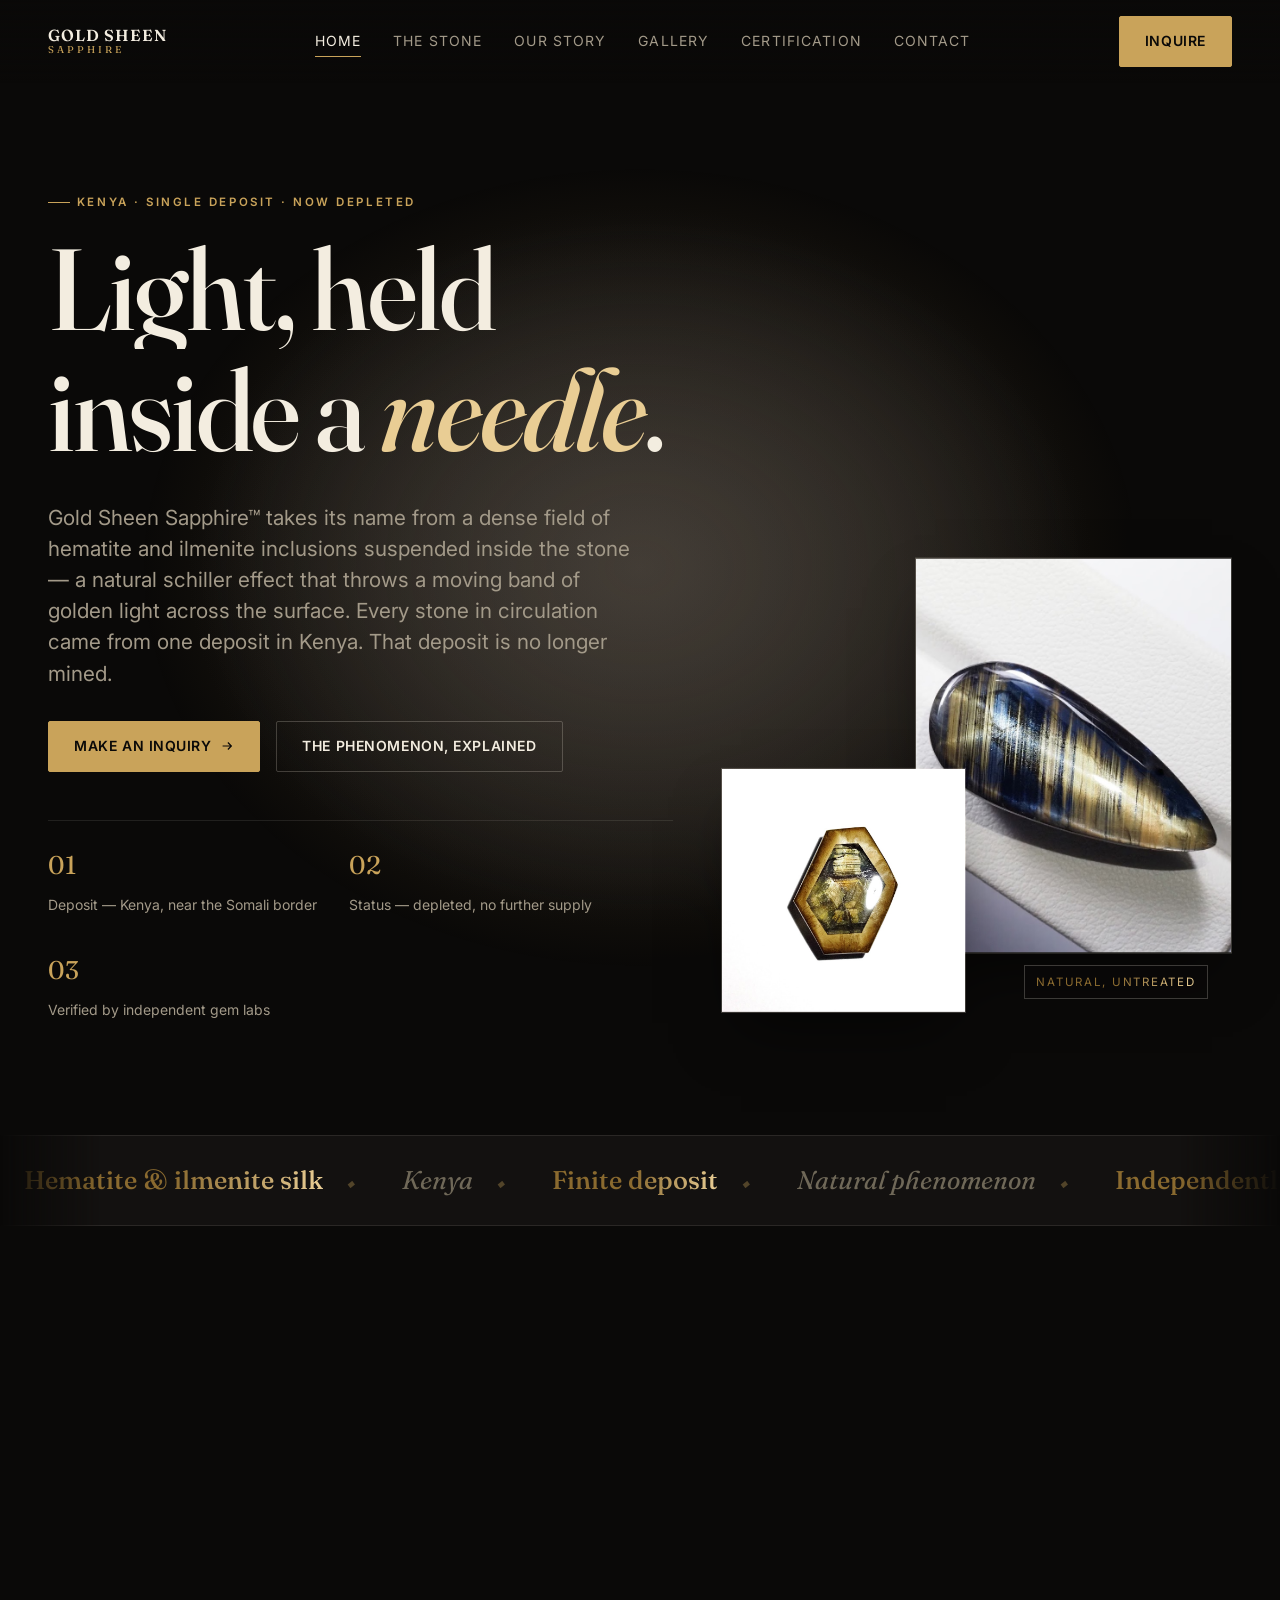
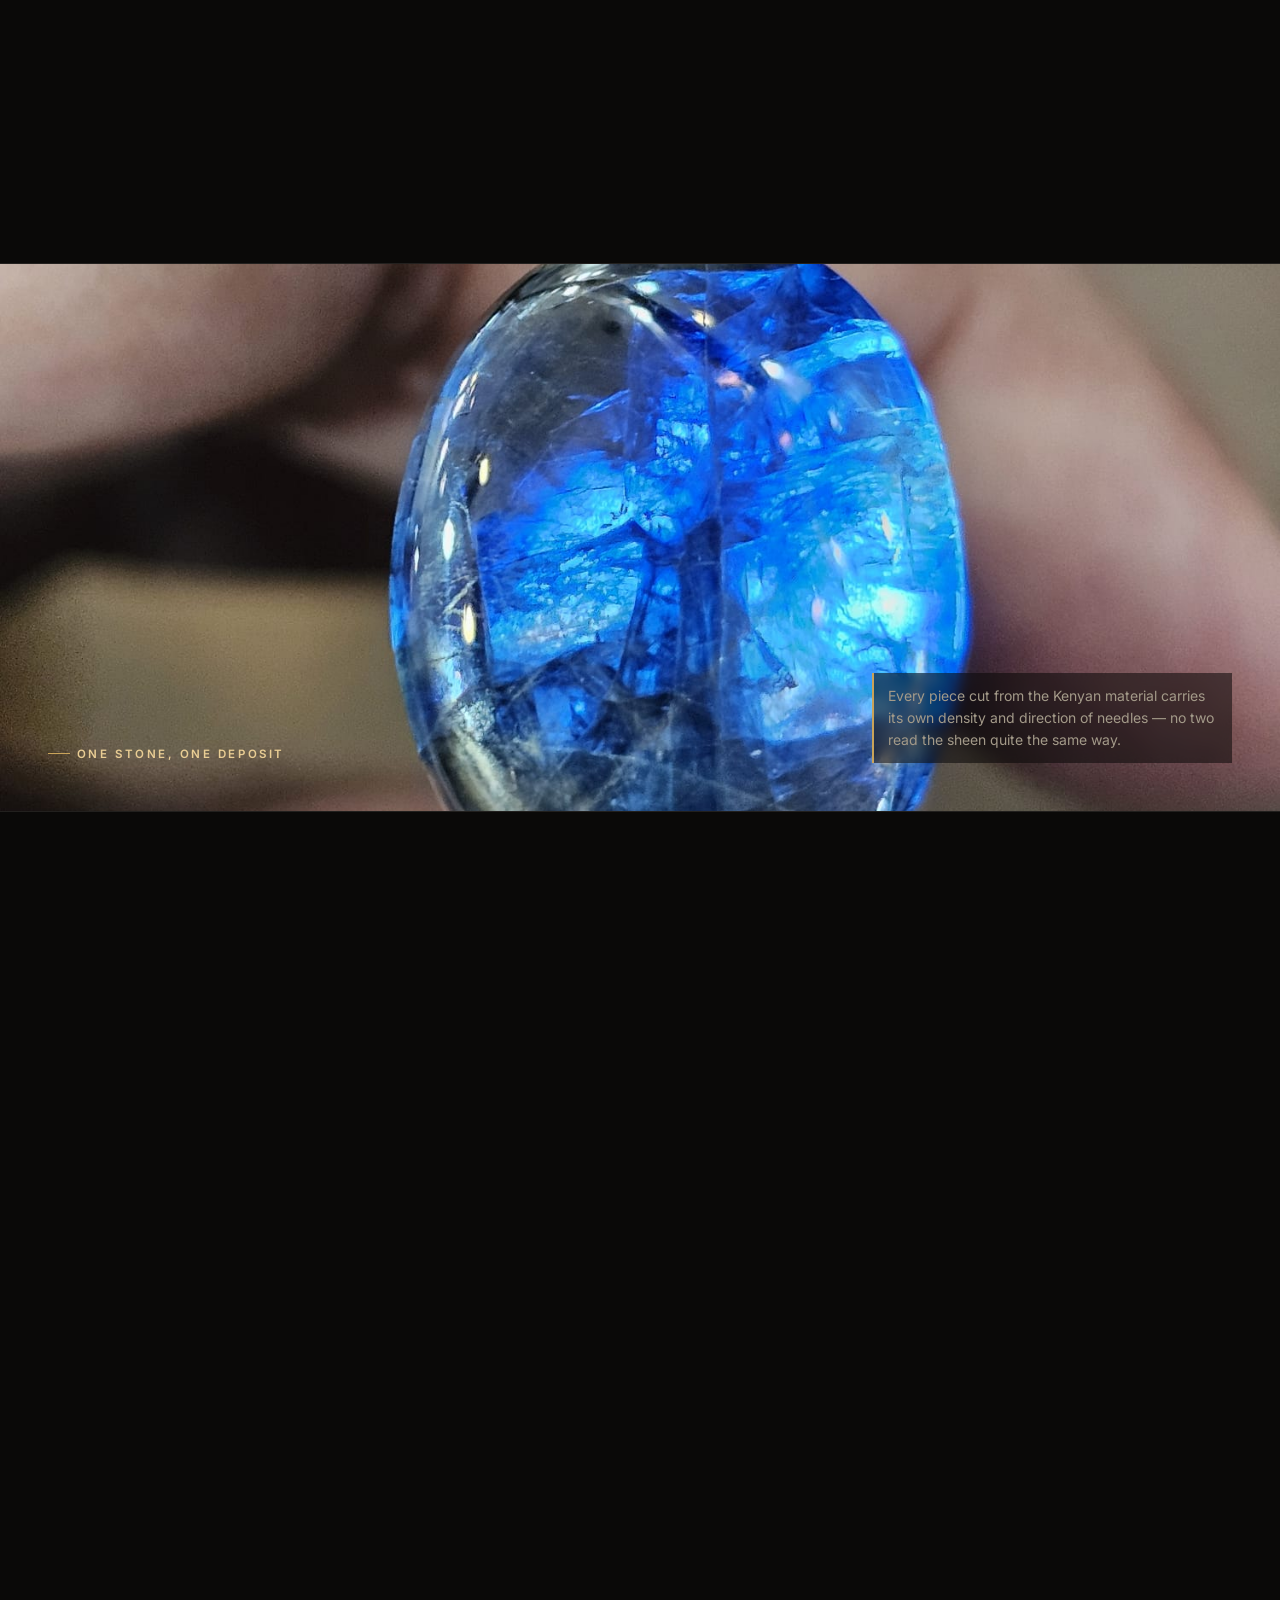
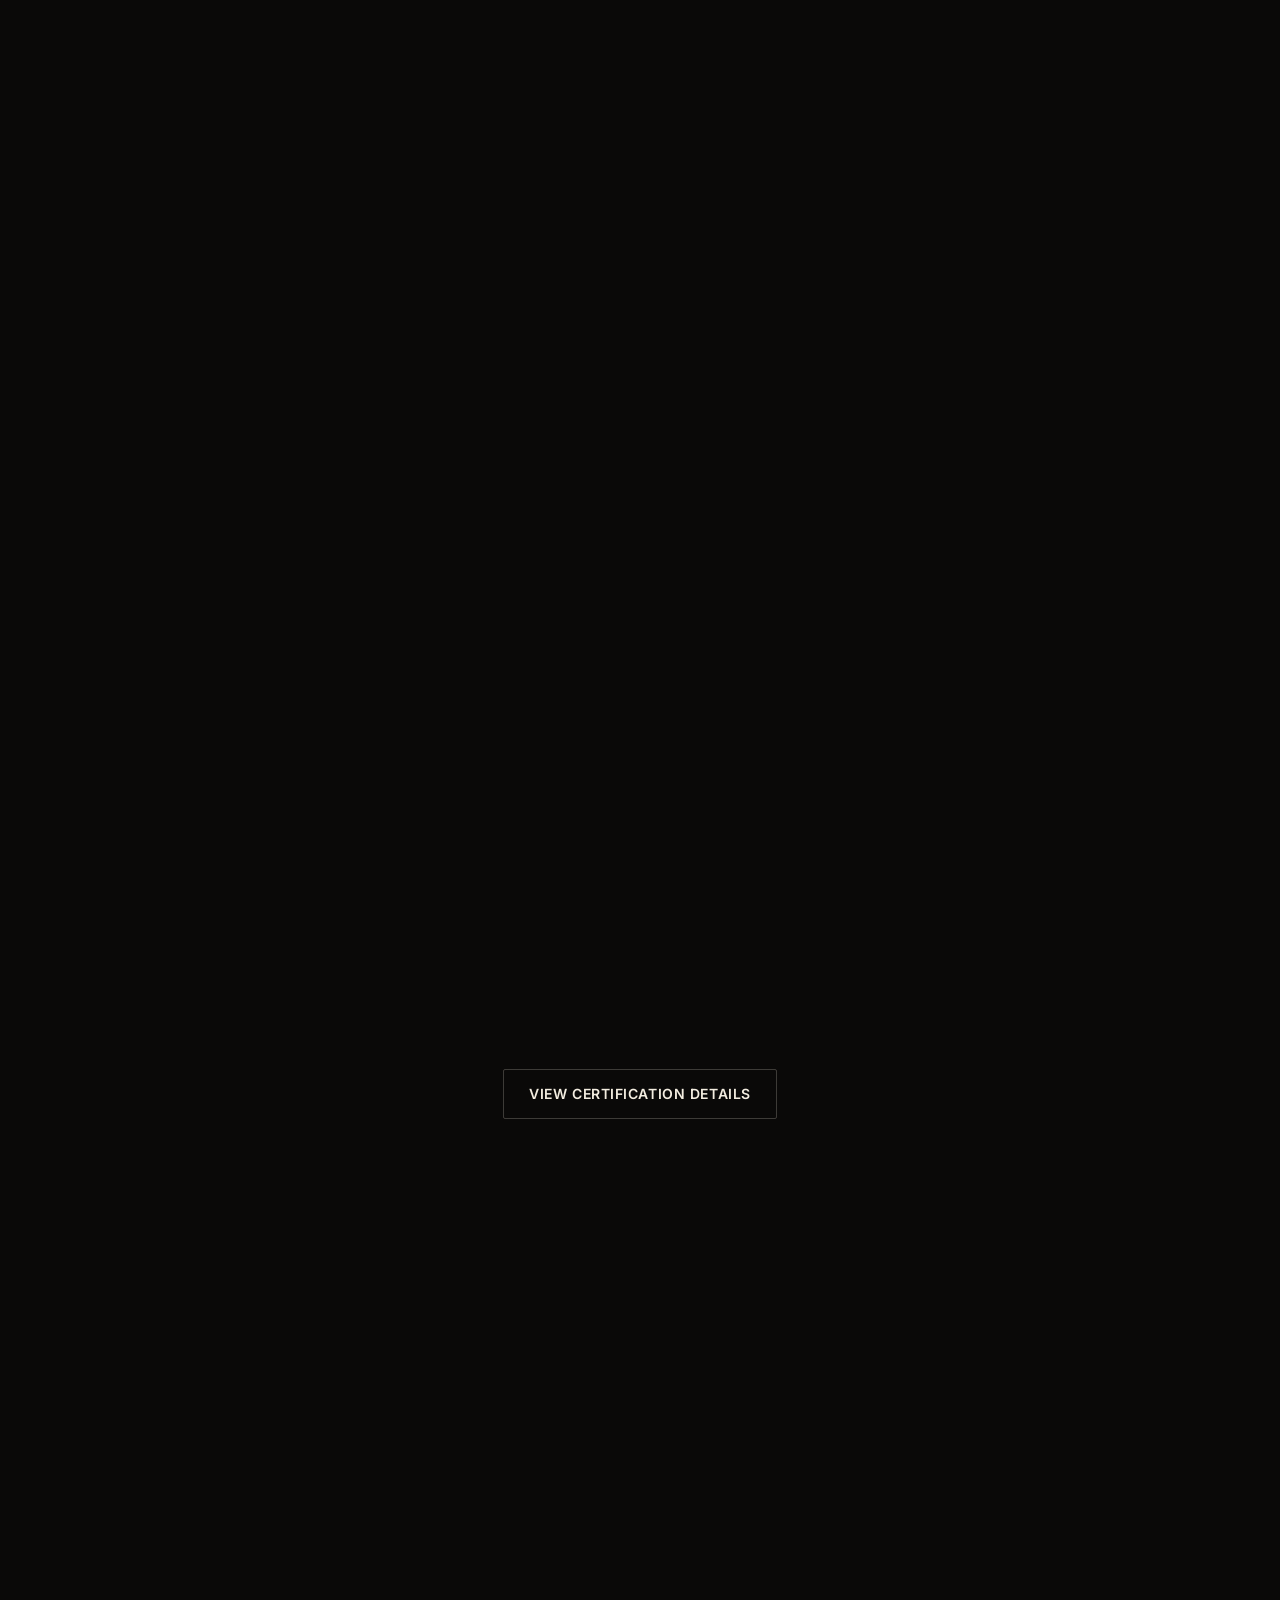
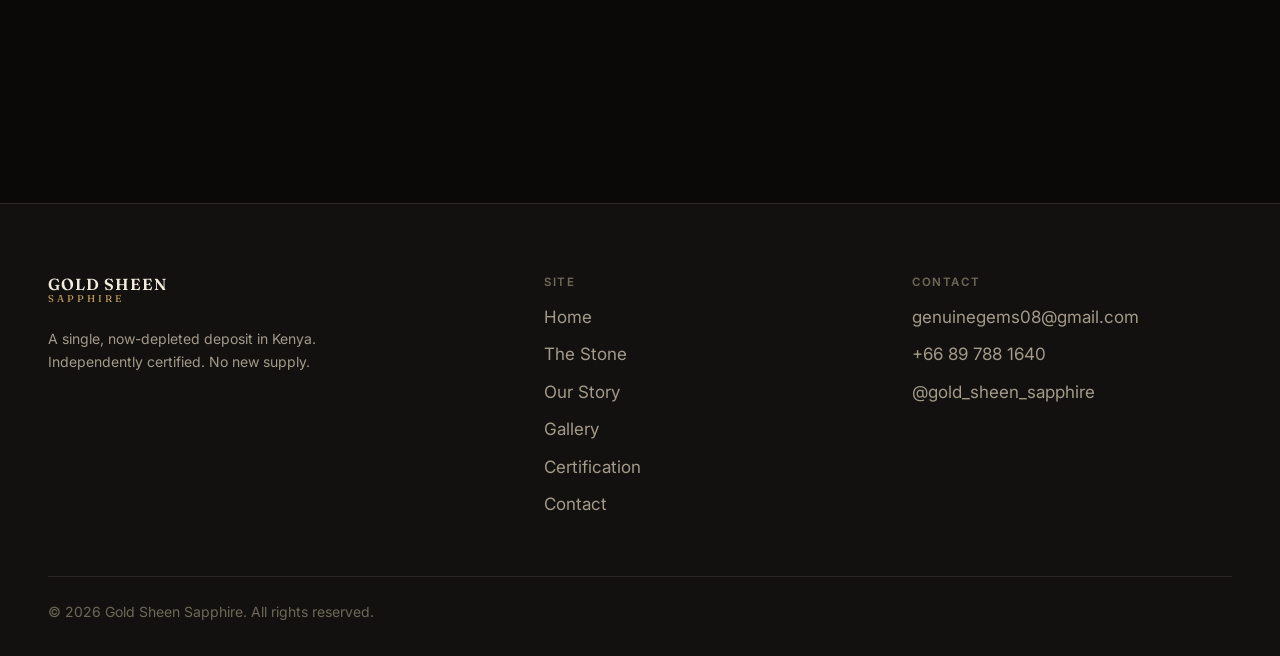
<file: index.html>
<!doctype html>
<html lang="en">
<head>
  <meta charset="UTF-8" />
  <meta name="viewport" content="width=device-width, initial-scale=1" />
  <title>Gold Sheen Sapphire — A Finite Deposit, Kenya</title>
  <meta name="description" content="Gold Sheen Sapphire: a rare chatoyant sapphire from a single, now-depleted deposit in Kenya. Explore the phenomenon, its provenance, and independent certification." />
  <meta name="google-site-verification" content="dPqOIUk-F5a2M_zfa663EP1pI31nuAR2Sjq8SzxuKRc" />

  <link rel="canonical" href="https://goldsheensapphire.net/index.html" />

  <meta property="og:type" content="website" />
  <meta property="og:site_name" content="Gold Sheen Sapphire" />
  <meta property="og:title" content="Gold Sheen Sapphire — A Finite Deposit, Kenya" />
  <meta property="og:description" content="A rare chatoyant sapphire from a single, now-depleted deposit in Kenya. Independently certified by GIA, GRS, GIT, Lotus Gemology, and others." />
  <meta property="og:url" content="https://goldsheensapphire.net/index.html" />
  <meta property="og:image" content="https://goldsheensapphire.net/assets/img/stone-teardrop-cream.jpg" />
  <meta name="twitter:card" content="summary_large_image" />
  <meta name="twitter:title" content="Gold Sheen Sapphire — A Finite Deposit, Kenya" />
  <meta name="twitter:description" content="A rare chatoyant sapphire from a single, now-depleted deposit in Kenya. Independently certified." />
  <meta name="twitter:image" content="https://goldsheensapphire.net/assets/img/stone-teardrop-cream.jpg" />

  <link rel="icon" href="favicon.svg" type="image/svg+xml" />
  <link rel="preconnect" href="https://fonts.googleapis.com" />
  <link rel="preconnect" href="https://fonts.gstatic.com" crossorigin />
  <link href="https://fonts.googleapis.com/css2?family=Fraunces:ital,opsz,wght@0,9..144,400;0,9..144,500;0,9..144,600;1,9..144,500&family=Inter:wght@400;500;600;700&display=swap" rel="stylesheet" />
  <link rel="stylesheet" href="assets/css/styles.css" />

  <script type="application/ld+json">
  {
    "@context": "https://schema.org",
    "@type": "Organization",
    "name": "Gold Sheen Sapphire",
    "url": "https://goldsheensapphire.net/index.html",
    "description": "Sourcing and showcase for gold sheen sapphire, a rare chatoyant sapphire from a single, now-depleted deposit in Kenya.",
    "sameAs": [
      "https://instagram.com/gold_sheen_sapphire"
    ]
  }
  </script>
</head>
<body>

  <div class="scroll-progress"></div>

  <a class="skip-link" href="#main" style="position:absolute;left:-9999px;top:0;background:#c9a35a;color:#0a0908;padding:0.6em 1em;z-index:1000;">Skip to content</a>

  <!-- ================= NAV ================= -->
  <header class="nav">
    <div class="container">
      <a href="index.html" class="brand" aria-label="Gold Sheen Sapphire home">
        <span class="brand-word"><b>Gold Sheen</b><span>Sapphire</span></span>
      </a>
      <nav class="nav-links" aria-label="Primary">
        <a href="index.html" aria-current="page">Home</a>
        <a href="about.html">The Stone</a>
        <a href="story.html">Our Story</a>
        <a href="gallery.html">Gallery</a>
        <a href="certification.html">Certification</a>
        <a href="contact.html">Contact</a>
      </nav>
      <a href="contact.html" class="btn btn-primary nav-cta">Inquire</a>
      <button class="nav-toggle" aria-label="Open menu" aria-expanded="false">
        <span></span><span></span><span></span>
      </button>
    </div>
  </header>

  <div class="mobile-menu" id="mobile-menu">
    <a href="index.html">Home</a>
    <a href="about.html">The Stone</a>
    <a href="story.html">Our Story</a>
    <a href="gallery.html">Gallery</a>
    <a href="certification.html">Certification</a>
    <a href="contact.html">Contact</a>
  </div>

  <main id="main">

    <!-- ================= HERO ================= -->
    <section class="hero">
      <div class="hero-bg" aria-hidden="true"></div>
      <div class="container">
        <div class="hero-grid">
          <div>
            <span class="eyebrow">Kenya · Single Deposit · Now Depleted</span>
            <h1 class="hero-heading mt-2">
              <span class="line">Light, held</span>
              <span class="line">inside a <em class="serif-italic">needle</em>.</span>
            </h1>
            <p class="lead mt-4">
              Gold Sheen Sapphire™ takes its name from a dense field of
              hematite and ilmenite inclusions suspended inside the stone — a
              natural schiller effect that throws a moving band of golden
              light across the surface. Every stone in circulation came from
              one deposit in Kenya. That
              deposit is no longer mined.
            </p>
            <div class="row mt-4" style="gap: 1rem; flex-wrap: wrap;">
              <a href="contact.html" class="btn btn-primary">
                Make an inquiry
                <svg viewBox="0 0 16 16" fill="none"><path d="M3 8h10M9 4l4 4-4 4" stroke="currentColor" stroke-width="1.4"/></svg>
              </a>
              <a href="about.html" class="btn btn-ghost">The phenomenon, explained</a>
            </div>

            <div class="hero-meta">
              <div>
                <span class="num">01</span>
                <span class="lbl">Deposit — Kenya, near the Somali border</span>
              </div>
              <div>
                <span class="num">02</span>
                <span class="lbl">Status — depleted, no further supply</span>
              </div>
              <div>
                <span class="num">03</span>
                <span class="lbl">Verified by independent gem labs</span>
              </div>
            </div>
          </div>

          <div class="hero-collage reveal">
            <figure class="ph-1" data-parallax="0.6">
              <img src="assets/img/stone-teardrop-cream.jpg" alt="Polished gold sheen sapphire cabochon in a teardrop cut, showing banded blue and gold chatoyancy" loading="eager" />
            </figure>
            <figure class="ph-2" data-parallax="1.1">
              <img src="assets/img/stone-hexagon-gold.jpg" alt="Polished gold sheen sapphire cabochon in a hexagonal cut, warm golden tones" loading="lazy" />
            </figure>
            <span class="hero-tag"><span class="gold-shimmer-text">Natural, untreated</span></span>
          </div>
        </div>
      </div>
    </section>

    <!-- ================= MARQUEE ================= -->
    <div class="marquee" aria-hidden="true">
      <div class="marquee-track">
        <span class="marquee-item"><b>Hematite &amp; ilmenite silk</b></span>
        <span class="marquee-item">Kenya</span>
        <span class="marquee-item"><b>Finite deposit</b></span>
        <span class="marquee-item">Natural phenomenon</span>
        <span class="marquee-item"><b>Independently certified</b></span>
        <span class="marquee-item">No longer mined</span>
      </div>
    </div>

    <!-- ================= FEATURE STRIP ================= -->
    <section class="section container">
      <div class="section-head reveal">
        <span class="eyebrow">Why it matters</span>
        <h2>Three things that make this stone unrepeatable.</h2>
      </div>
      <div class="grid grid-3">
        <article class="feature reveal" data-reveal-delay="0">
          <span class="num">I.</span>
          <h3>The phenomenon</h3>
          <p>A dense field of hematite and ilmenite inclusions scatters light across the stone's surface, producing a soft, moving sheen rather than a fixed star or flash.</p>
        </article>
        <article class="feature reveal" data-reveal-delay="90">
          <span class="num">II.</span>
          <h3>The origin</h3>
          <p>Sourced from a single deposit in Kenya, near the Somali border — never a widespread material, and geographically specific from the start.</p>
        </article>
        <article class="feature reveal" data-reveal-delay="180">
          <span class="num">III.</span>
          <h3>The scarcity</h3>
          <p>That deposit is now depleted. No new material is entering the market — what exists today is the entirety of what will ever exist.</p>
        </article>
      </div>
    </section>

    <!-- ================= IMAGE BAND ================= -->
    <div class="image-band" style="background: var(--bg);">
      <img src="assets/img/stone-blue-macro.jpg" alt="Macro photograph of a blue gold sheen sapphire cabochon showing sheen banding, held between fingers" loading="lazy" style="object-position: center 72%;" />
      <div class="caption">
        <span class="eyebrow" style="color:var(--gold-bright)">One stone, one deposit</span>
        <p>Every piece cut from the Kenyan material carries its own density and direction of needles — no two read the sheen quite the same way.</p>
      </div>
    </div>

    <!-- ================= EDUCATION TEASER ================= -->
    <section class="section container">
      <div class="grid grid-2" style="align-items: center; gap: var(--space-6);">
        <div class="reveal">
          <span class="eyebrow">The Stone</span>
          <h2 class="mt-2">Not a treatment. Not an enhancement. A structure inside the crystal.</h2>
          <p class="lead mt-3">
            The gold sheen effect is entirely natural, formed as the sapphire
            crystallised. Understanding how the needles form — and why they
            catch light the way they do — is the best way to recognise
            genuine material.
          </p>
          <a href="about.html" class="btn btn-ghost mt-4">
            Read the full explainer
            <svg viewBox="0 0 16 16" fill="none"><path d="M3 8h10M9 4l4 4-4 4" stroke="currentColor" stroke-width="1.4"/></svg>
          </a>
        </div>
        <div class="reveal" data-reveal-delay="120">
          <div class="card">
            <span class="pill">Kenya, near the Somali border</span>
            <p class="mt-3 text-muted" style="font-size: var(--fs-small);">
              A single, geographically confined deposit — now exhausted.
              See the full origin note and location on
              <a href="about.html" style="color: var(--gold-bright); text-decoration: underline;">The Stone</a>.
            </p>
          </div>
        </div>
      </div>
    </section>

    <!-- ================= GALLERY TEASER ================= -->
    <section class="section container">
      <div class="section-head reveal">
        <span class="eyebrow">In detail</span>
        <h2>The gallery.</h2>
      </div>
      <div class="grid grid-2">
        <a href="gallery.html" class="gallery-item reveal" style="aspect-ratio: 4/5;">
          <img src="assets/img/stone-teardrop-white.jpg" alt="Polished gold sheen sapphire cabochon, teardrop cut, blue and gold banding" loading="lazy" />
          <div class="cap">
            <span class="eyebrow">Plate I</span>
            <h3>Teardrop cabochon</h3>
          </div>
        </a>
        <a href="gallery.html" class="gallery-item reveal" data-reveal-delay="90" style="aspect-ratio: 4/5;">
          <img src="assets/img/sheen-navy-silk.jpg" alt="Microscope view of hematite and ilmenite inclusions inside gold sheen sapphire" loading="lazy" />
          <div class="cap">
            <span class="eyebrow">Plate II</span>
            <h3>The needle field, magnified</h3>
          </div>
        </a>
      </div>
    </section>

    <!-- ================= CERTIFICATION TEASER ================= -->
    <section class="section container" style="padding-top:0;">
      <div class="section-head section-head--center reveal" style="margin-inline:auto;">
        <span class="eyebrow eyebrow--center">Trust</span>
        <h2>Independently verified.</h2>
        <p class="lead mt-3" style="margin-inline:auto; text-align:center;">
          Material from this deposit has been examined by GIA, GRS, AGL, GIT,
          Lotus Gemology, ICA GemLab, and others — every report on file
          confirms no indication of heating.
        </p>
      </div>
      <div class="row" style="justify-content:center; gap: var(--space-4); flex-wrap: wrap;">
        <a href="certification.html" class="btn btn-ghost">View certification details</a>
      </div>
    </section>

    <!-- ================= CONTACT CTA ================= -->
    <section class="section container" style="padding-top:0;">
      <div class="card reveal" style="padding: var(--space-6); text-align:center; border-color: var(--gold-line);">
        <h2 style="font-size: var(--fs-h2);">Interested in a piece of a deposit that no longer exists?</h2>
        <p class="lead mt-3" style="margin-inline:auto; text-align:center;">
          Reach out with what you're looking for — carat range, cut, or a
          specific stone from the gallery — and we'll follow up directly.
        </p>
        <a href="contact.html" class="btn btn-primary mt-4">Start an inquiry</a>
      </div>
    </section>

  </main>

  <!-- ================= FOOTER ================= -->
  <footer class="footer">
    <div class="container">
      <div class="footer-grid">
        <div>
          <a href="index.html" class="brand" style="margin-bottom: var(--space-3);">
            <span class="brand-word"><b>Gold Sheen</b><span>Sapphire</span></span>
          </a>
          <p class="text-muted mt-3" style="max-width: 40ch; font-size: var(--fs-small);">
            A single, now-depleted deposit in Kenya. Independently certified.
            No new supply.
          </p>
        </div>
        <div>
          <h4>Site</h4>
          <ul class="footer-links">
            <li><a href="index.html">Home</a></li>
            <li><a href="about.html">The Stone</a></li>
            <li><a href="story.html">Our Story</a></li>
            <li><a href="gallery.html">Gallery</a></li>
            <li><a href="certification.html">Certification</a></li>
            <li><a href="contact.html">Contact</a></li>
          </ul>
        </div>
        <div>
          <h4>Contact</h4>
          <ul class="footer-links">
            <li><a href="mailto:genuinegems08@gmail.com">genuinegems08@gmail.com</a></li>
            <li><a href="https://wa.me/66897881640">+66 89 788 1640</a></li>
            <li><a href="https://instagram.com/gold_sheen_sapphire" target="_blank" rel="noopener">@gold_sheen_sapphire</a></li>
          </ul>
        </div>
      </div>
      <div class="footer-bottom">
        <span>© <span data-year></span> Gold Sheen Sapphire. All rights reserved.</span>
      </div>
    </div>
  </footer>

  <script src="assets/js/main.js" defer></script>
</body>
</html>
</file>
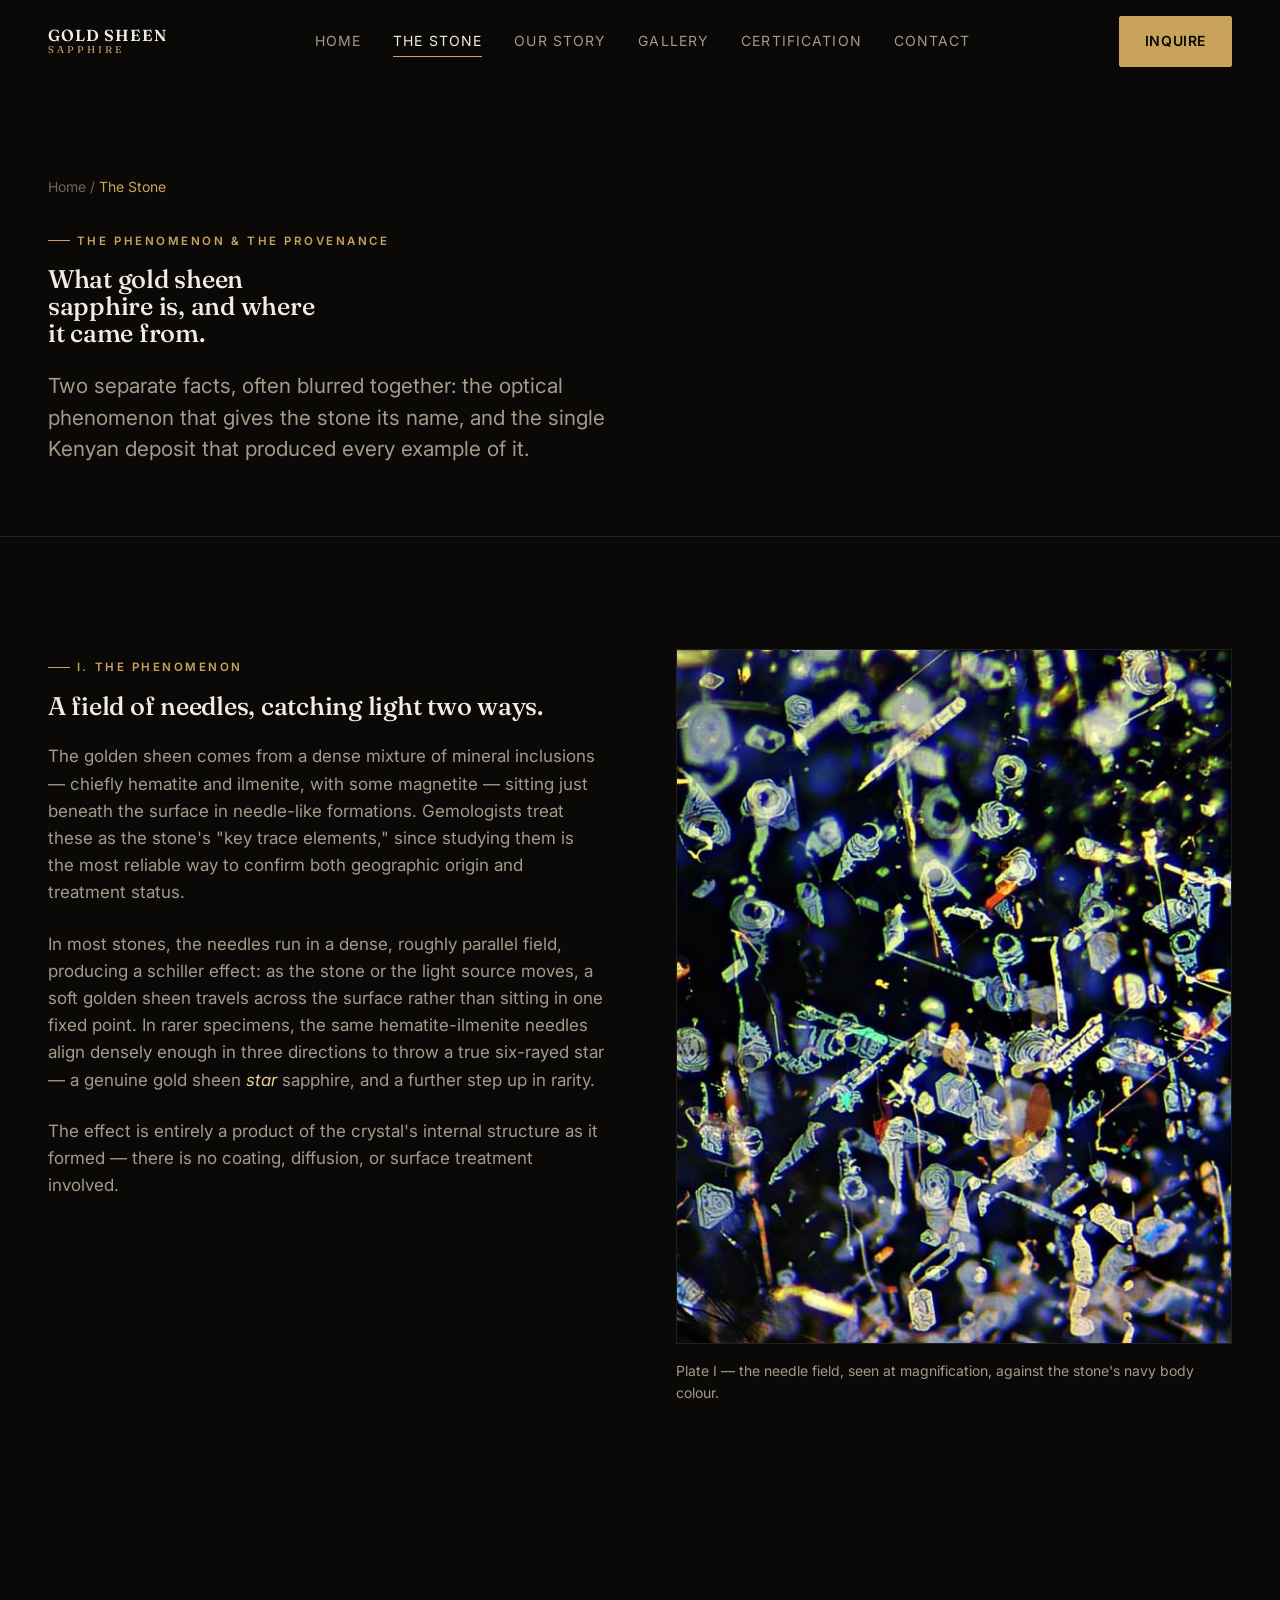
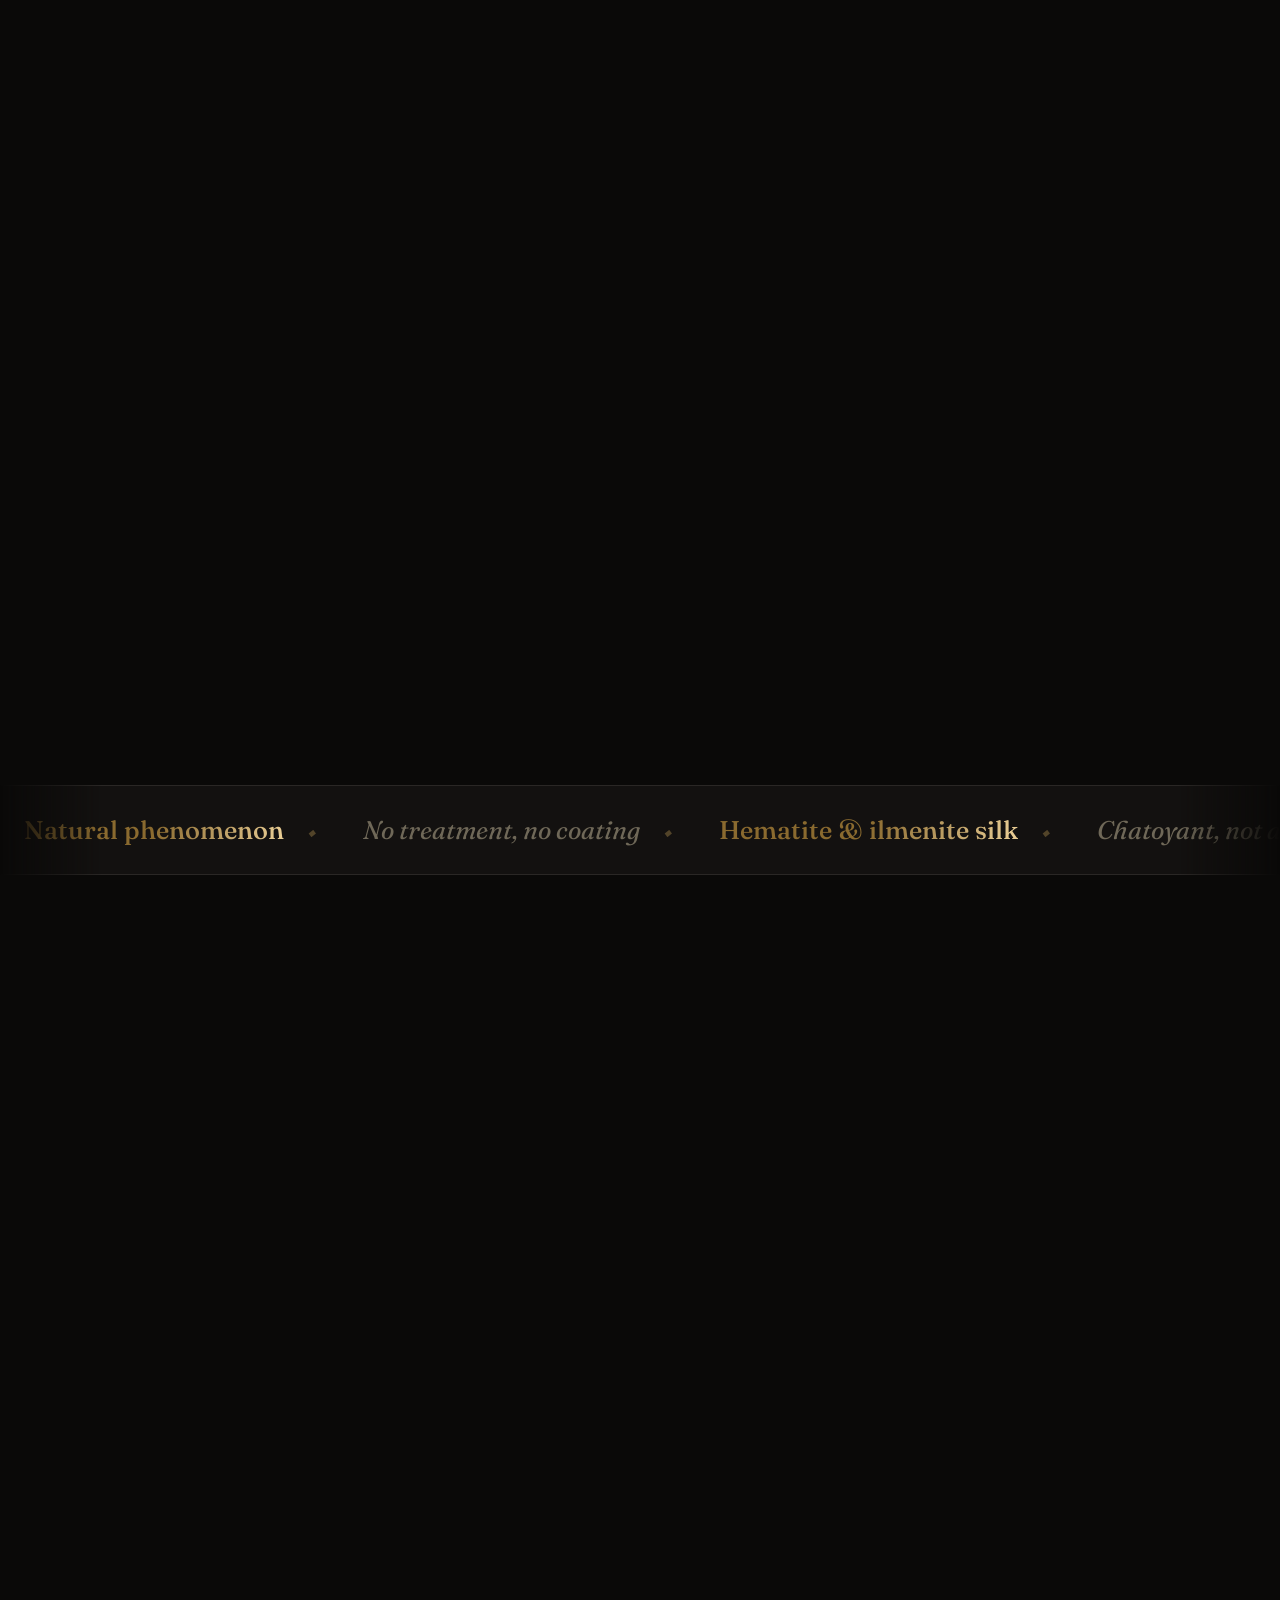
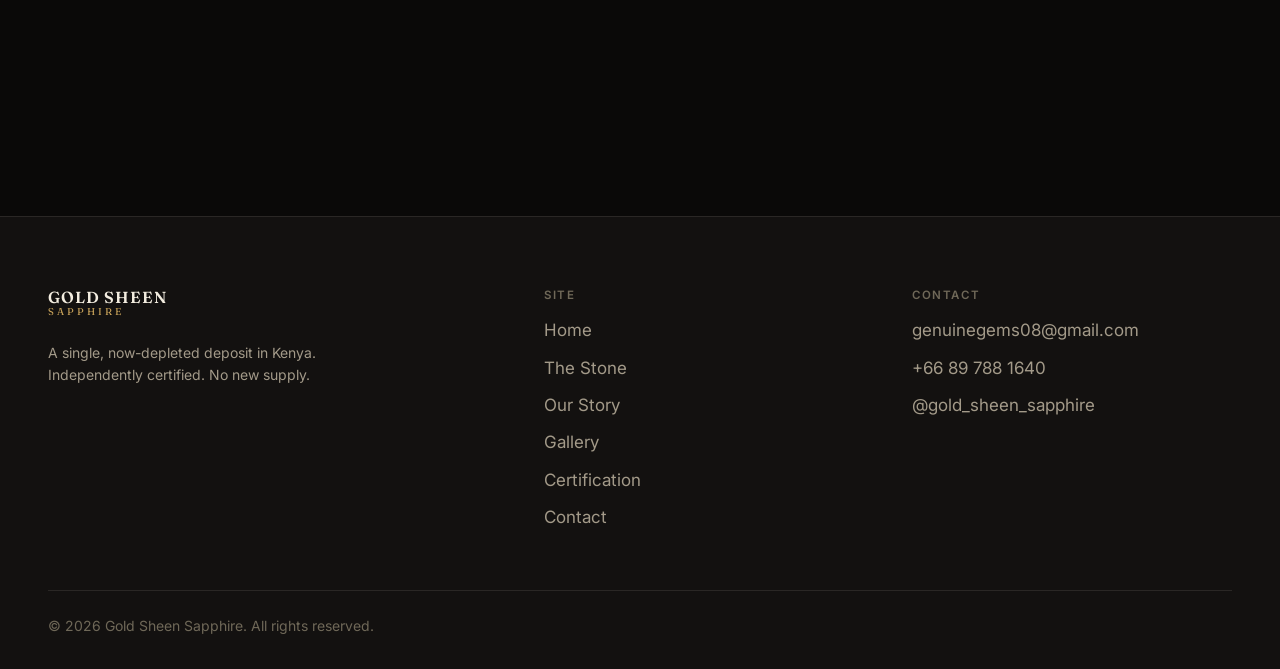
<file: about.html>
<!doctype html>
<html lang="en">
<head>
  <meta charset="UTF-8" />
  <meta name="viewport" content="width=device-width, initial-scale=1" />
  <title>The Stone — What Is Gold Sheen Sapphire | Gold Sheen Sapphire</title>
  <meta name="description" content="How the gold sheen effect forms inside the stone, and the single, now-depleted Kenyan deposit it came from." />

  <link rel="canonical" href="https://goldsheensapphire.net/about.html" />

  <meta property="og:type" content="website" />
  <meta property="og:site_name" content="Gold Sheen Sapphire" />
  <meta property="og:title" content="The Stone — What Is Gold Sheen Sapphire" />
  <meta property="og:description" content="How the gold sheen effect forms inside the stone, and the single, now-depleted Kenyan deposit it came from." />
  <meta property="og:url" content="https://goldsheensapphire.net/about.html" />
  <meta property="og:image" content="https://goldsheensapphire.net/assets/img/sheen-navy-silk.jpg" />
  <meta name="twitter:card" content="summary_large_image" />
  <meta name="twitter:title" content="The Stone — What Is Gold Sheen Sapphire" />
  <meta name="twitter:description" content="How the gold sheen effect forms inside the stone, and where it came from." />
  <meta name="twitter:image" content="https://goldsheensapphire.net/assets/img/sheen-navy-silk.jpg" />

  <link rel="icon" href="favicon.svg" type="image/svg+xml" />
  <link rel="preconnect" href="https://fonts.googleapis.com" />
  <link rel="preconnect" href="https://fonts.gstatic.com" crossorigin />
  <link href="https://fonts.googleapis.com/css2?family=Fraunces:ital,opsz,wght@0,9..144,400;0,9..144,500;0,9..144,600;1,9..144,500&family=Inter:wght@400;500;600;700&display=swap" rel="stylesheet" />
  <link rel="stylesheet" href="assets/css/styles.css" />

  <script type="application/ld+json">
  {
    "@context": "https://schema.org",
    "@type": "BreadcrumbList",
    "itemListElement": [
      { "@type": "ListItem", "position": 1, "name": "Home", "item": "https://goldsheensapphire.net/index.html" },
      { "@type": "ListItem", "position": 2, "name": "The Stone", "item": "https://goldsheensapphire.net/about.html" }
    ]
  }
  </script>
</head>
<body>

  <div class="scroll-progress"></div>

  <header class="nav">
    <div class="container">
      <a href="index.html" class="brand" aria-label="Gold Sheen Sapphire home">
        <span class="brand-word"><b>Gold Sheen</b><span>Sapphire</span></span>
      </a>
      <nav class="nav-links" aria-label="Primary">
        <a href="index.html">Home</a>
        <a href="about.html" aria-current="page">The Stone</a>
        <a href="story.html">Our Story</a>
        <a href="gallery.html">Gallery</a>
        <a href="certification.html">Certification</a>
        <a href="contact.html">Contact</a>
      </nav>
      <a href="contact.html" class="btn btn-primary nav-cta">Inquire</a>
      <button class="nav-toggle" aria-label="Open menu" aria-expanded="false">
        <span></span><span></span><span></span>
      </button>
    </div>
  </header>

  <div class="mobile-menu" id="mobile-menu">
    <a href="index.html">Home</a>
    <a href="about.html">The Stone</a>
    <a href="story.html">Our Story</a>
    <a href="gallery.html">Gallery</a>
    <a href="certification.html">Certification</a>
    <a href="contact.html">Contact</a>
  </div>

  <main id="main">

    <section class="page-hero container">
      <div class="breadcrumb"><a href="index.html">Home</a> / <span>The Stone</span></div>
      <span class="eyebrow">The phenomenon &amp; the provenance</span>
      <h1>What gold sheen sapphire is, and where it came from.</h1>
      <p class="lead mt-3">Two separate facts, often blurred together: the optical
        phenomenon that gives the stone its name, and the single Kenyan
        deposit that produced every example of it.</p>
    </section>

    <!-- ============ WHAT IS IT ============ -->
    <section class="section container">
      <div class="grid grid-2" style="gap: var(--space-6); align-items: start;">
        <div class="reveal">
          <span class="eyebrow">I. The phenomenon</span>
          <h2 class="mt-2">A field of needles, catching light two ways.</h2>
          <p class="mt-3 text-muted">
            The golden sheen comes from a dense mixture of mineral
            inclusions — chiefly hematite and ilmenite, with some magnetite —
            sitting just beneath the surface in needle-like formations.
            Gemologists treat these as the stone's "key trace elements,"
            since studying them is the most reliable way to confirm both
            geographic origin and treatment status.
          </p>
          <p class="mt-3 text-muted">
            In most stones, the needles run in a dense, roughly parallel
            field, producing a schiller effect: as the stone or the light
            source moves, a soft golden sheen travels across the surface
            rather than sitting in one fixed point. In rarer specimens, the
            same hematite-ilmenite needles align densely enough in three
            directions to throw a true six-rayed star — a genuine gold sheen
            <em class="serif-italic">star</em> sapphire, and a further step
            up in rarity.
          </p>
          <p class="mt-3 text-muted">
            The effect is entirely a product of the crystal's internal
            structure as it formed — there is no coating, diffusion, or
            surface treatment involved.
          </p>
        </div>
        <figure class="reveal" data-reveal-delay="100" style="margin:0;">
          <div class="gallery-item" style="aspect-ratio: 4/5;">
            <img src="assets/img/sheen-navy-silk.jpg" alt="Hematite and ilmenite needle inclusions under magnification against the sapphire's navy body colour" loading="lazy" />
          </div>
          <figcaption class="text-muted mt-2" style="font-size: var(--fs-small);">
            Plate I — the needle field, seen at magnification, against the
            stone's navy body colour.
          </figcaption>
        </figure>
      </div>
    </section>

    <section class="section container" style="padding-top:0;">
      <div class="grid grid-2" style="gap: var(--space-6); align-items: start;">
        <figure class="reveal" style="margin:0; order: 2;">
          <div class="gallery-item" style="aspect-ratio: 4/5;">
            <img src="assets/img/sheen-gold-silk.jpg" alt="Dense field of hematite and ilmenite inclusions filling the field of view under magnification" loading="lazy" />
          </div>
          <figcaption class="text-muted mt-2" style="font-size: var(--fs-small);">
            Plate II — the needle field at higher density, where the golden
            sheen reads most strongly.
          </figcaption>
        </figure>
        <div class="reveal" data-reveal-delay="100" style="order: 1;">
          <span class="eyebrow">II. Body colour</span>
          <h2 class="mt-2">Deep navy, lit from within.</h2>
          <p class="mt-3 text-muted">
            Beneath the sheen, the stone's base colour sits in the dark
            blue-to-navy range typical of sapphire corundum. It's this
            contrast — a dark ground with a warm, moving sheen sitting on
            top — that gives the material its particular character next to
            more conventional blue or star sapphires.
          </p>
          <p class="mt-3 text-muted">
            No two stones carry the needle field in exactly the same density
            or orientation, so the strength and direction of the sheen varies
            piece to piece.
          </p>
        </div>
      </div>
    </section>

    <div class="marquee" aria-hidden="true">
      <div class="marquee-track">
        <span class="marquee-item"><b>Natural phenomenon</b></span>
        <span class="marquee-item">No treatment, no coating</span>
        <span class="marquee-item"><b>Hematite &amp; ilmenite silk</b></span>
        <span class="marquee-item">Chatoyant, not asteriated</span>
        <span class="marquee-item"><b>Kenya</b></span>
        <span class="marquee-item">One deposit, depleted</span>
      </div>
    </div>

    <!-- ============ ORIGIN ============ -->
    <section class="section container">
      <div class="section-head reveal">
        <span class="eyebrow">III. Origin</span>
        <h2>One deposit. Kenya, near the border with Somalia.</h2>
      </div>
      <div class="grid grid-2" style="gap: var(--space-6); align-items: center;">
        <div class="reveal">
          <p class="lead">
            Every gold sheen sapphire in circulation was recovered from a
            single deposit in Kenya, close to the Somali border. It was never
            a large-scale source, and it has since been exhausted — the site
            is no longer being mined.
          </p>
          <p class="text-muted mt-3">
            That gives the material a hard ceiling: what has already been cut
            and certified is the complete supply. There is no forthcoming
            production to expect and no realistic path to new rough entering
            the market.
          </p>
          <blockquote class="card mt-4" style="border-left: 2px solid var(--gold); font-style: italic; color: var(--ink-muted);">
            "From just inside Kenya's border with Somalia comes a most unusual
            sapphire featuring a golden sheen and beautifully abstract
            patterns of zoning."
            <footer class="text-faint mt-2" style="font-style: normal; font-size: var(--fs-small);">— Lotus Gemology, Laboratory Report No. 3350-0421</footer>
          </blockquote>
          <div class="row mt-4" style="gap: 1rem; flex-wrap: wrap;">
            <a href="certification.html" class="btn btn-ghost">How each stone is verified</a>
            <a href="contact.html" class="btn btn-primary">Ask about available stones</a>
          </div>
        </div>

        <div class="reveal" data-reveal-delay="100">
          <div class="map-frame">
            <svg viewBox="0 0 400 320" xmlns="http://www.w3.org/2000/svg" role="img" aria-label="Stylised map indicating the depleted deposit's approximate region in Kenya, near the Somali border">
              <defs>
                <pattern id="grid" width="24" height="24" patternUnits="userSpaceOnUse">
                  <path d="M24 0H0V24" fill="none" stroke="rgba(243,237,224,0.06)" stroke-width="1"/>
                </pattern>
              </defs>
              <rect width="400" height="320" fill="url(#grid)"/>

              <!-- stylised coastline / border silhouette (illustrative, not surveyed) -->
              <path d="M60 40 C 140 30, 210 60, 250 40 C 300 20, 340 60, 330 120
                       C 360 160, 350 220, 300 250 C 260 280, 200 290, 150 270
                       C 100 250, 70 210, 60 160 C 40 120, 50 70, 60 40 Z"
                    fill="rgba(201,163,90,0.05)" stroke="rgba(243,237,224,0.25)" stroke-width="1.2"/>

              <!-- border divider -->
              <path d="M230 30 C 250 90, 260 160, 300 250" fill="none" stroke="rgba(243,237,224,0.35)" stroke-width="1.4" stroke-dasharray="3 5"/>

              <text x="120" y="170" fill="var(--ink-muted)" font-family="Inter, sans-serif" font-size="13" letter-spacing="2">KENYA</text>
              <text x="270" y="120" fill="var(--ink-faint)" font-family="Inter, sans-serif" font-size="13" letter-spacing="2">SOMALIA</text>

              <!-- pin -->
              <g transform="translate(246,96)">
                <circle r="14" fill="rgba(201,163,90,0.12)"/>
                <circle r="7" fill="rgba(201,163,90,0.18)"/>
                <circle r="3.2" fill="#e9cd94"/>
              </g>
              <text x="246" y="76" fill="#e9cd94" font-family="Fraunces, serif" font-style="italic" font-size="13" text-anchor="middle">Deposit (depleted)</text>
            </svg>
          </div>
          <p class="text-faint mt-2" style="font-size: var(--fs-small);">
            Illustrative map — approximate region, not a surveyed boundary.
          </p>
        </div>
      </div>
    </section>

  </main>

  <footer class="footer">
    <div class="container">
      <div class="footer-grid">
        <div>
          <a href="index.html" class="brand" style="margin-bottom: var(--space-3);">
            <span class="brand-word"><b>Gold Sheen</b><span>Sapphire</span></span>
          </a>
          <p class="text-muted mt-3" style="max-width: 40ch; font-size: var(--fs-small);">
            A single, now-depleted deposit in Kenya. Independently certified.
            No new supply.
          </p>
        </div>
        <div>
          <h4>Site</h4>
          <ul class="footer-links">
            <li><a href="index.html">Home</a></li>
            <li><a href="about.html">The Stone</a></li>
            <li><a href="story.html">Our Story</a></li>
            <li><a href="gallery.html">Gallery</a></li>
            <li><a href="certification.html">Certification</a></li>
            <li><a href="contact.html">Contact</a></li>
          </ul>
        </div>
        <div>
          <h4>Contact</h4>
          <ul class="footer-links">
            <li><a href="mailto:genuinegems08@gmail.com">genuinegems08@gmail.com</a></li>
            <li><a href="https://wa.me/66897881640">+66 89 788 1640</a></li>
            <li><a href="https://instagram.com/gold_sheen_sapphire" target="_blank" rel="noopener">@gold_sheen_sapphire</a></li>
          </ul>
        </div>
      </div>
      <div class="footer-bottom">
        <span>© <span data-year></span> Gold Sheen Sapphire. All rights reserved.</span>
      </div>
    </div>
  </footer>

  <script src="assets/js/main.js" defer></script>
</body>
</html>
</file>
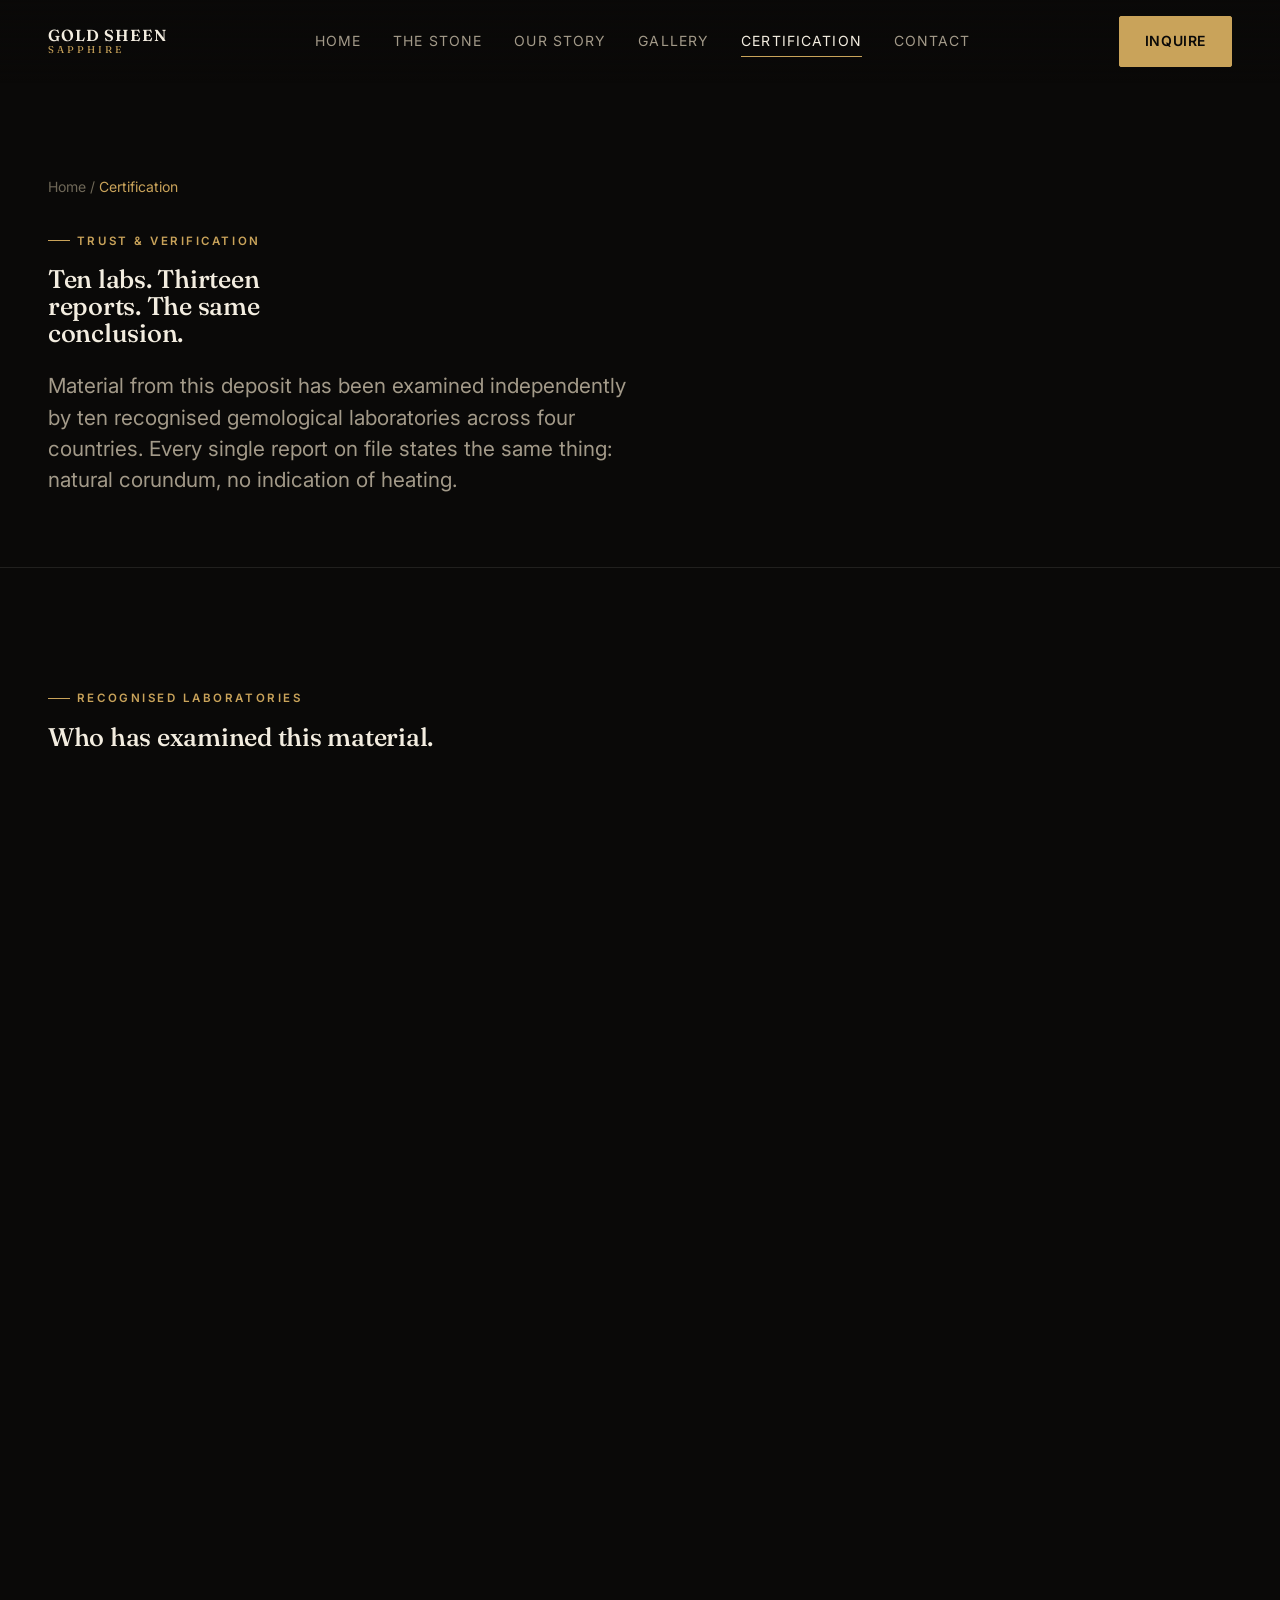
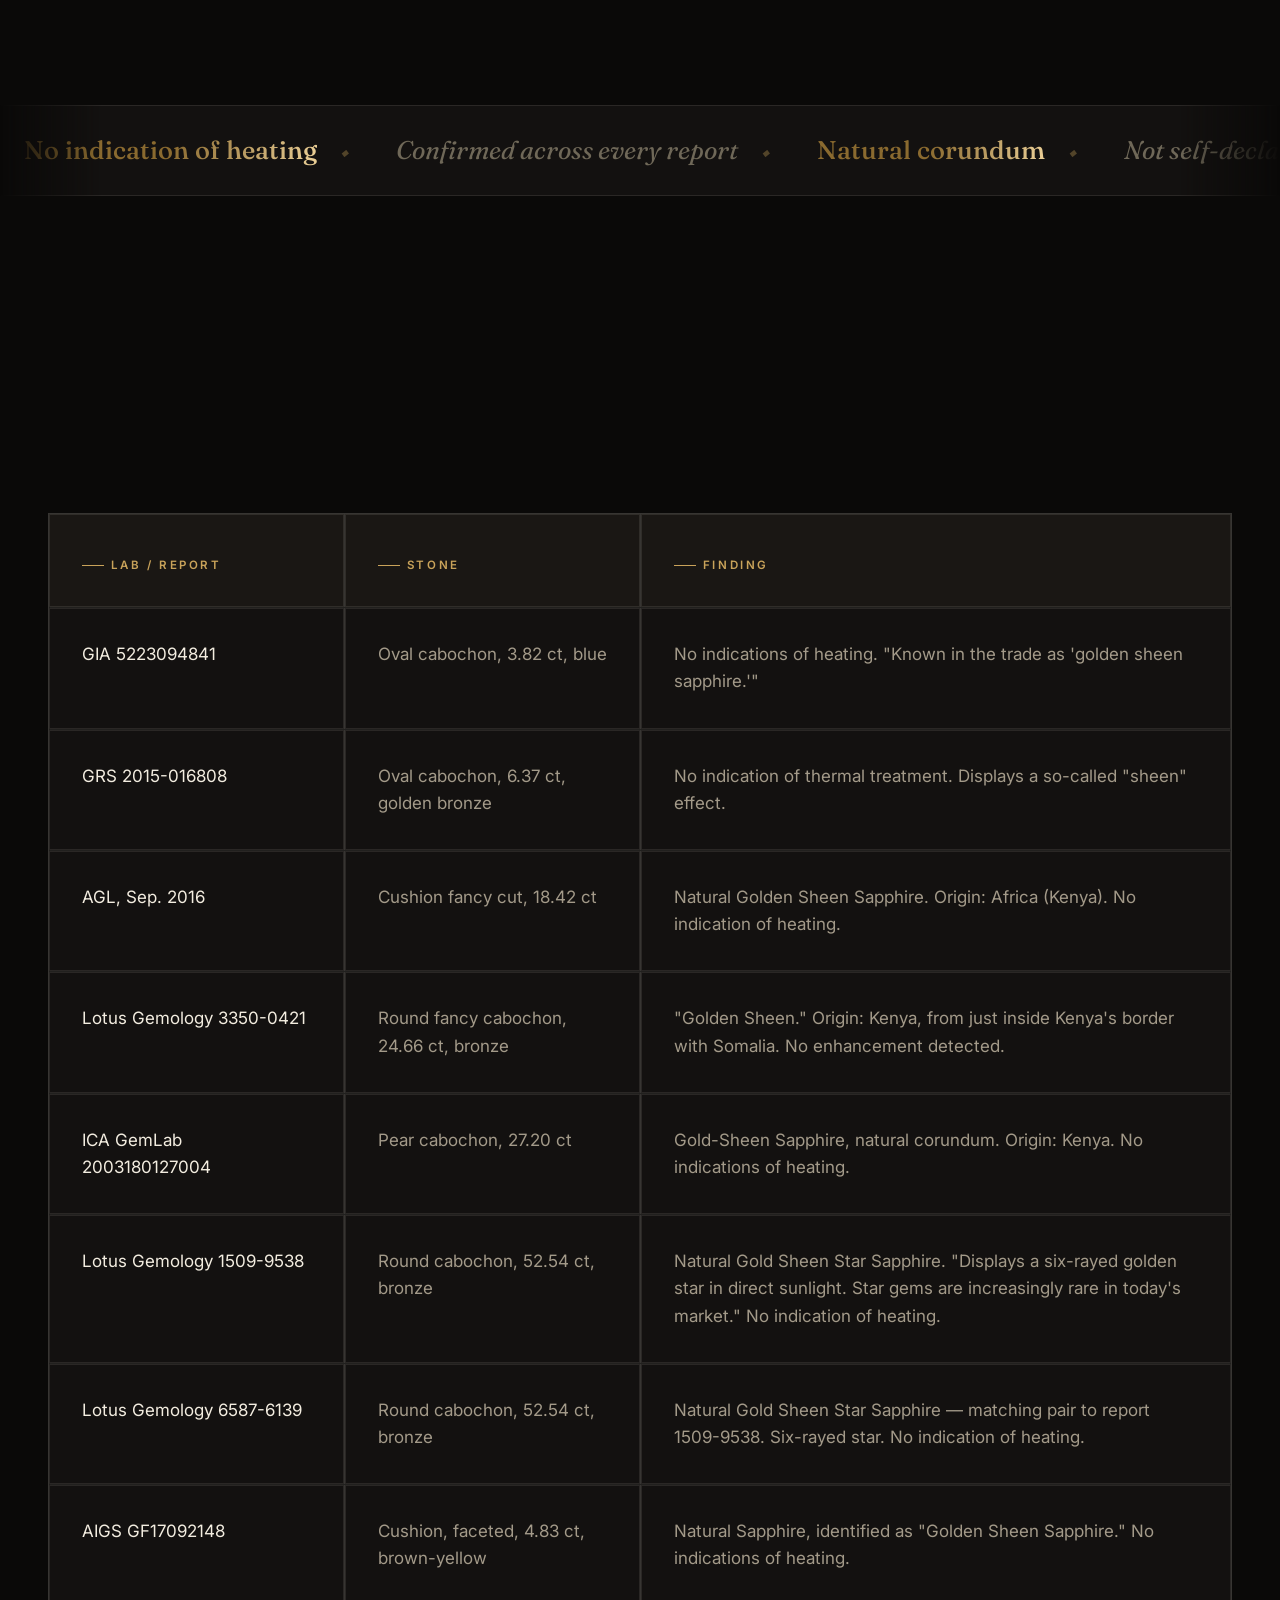
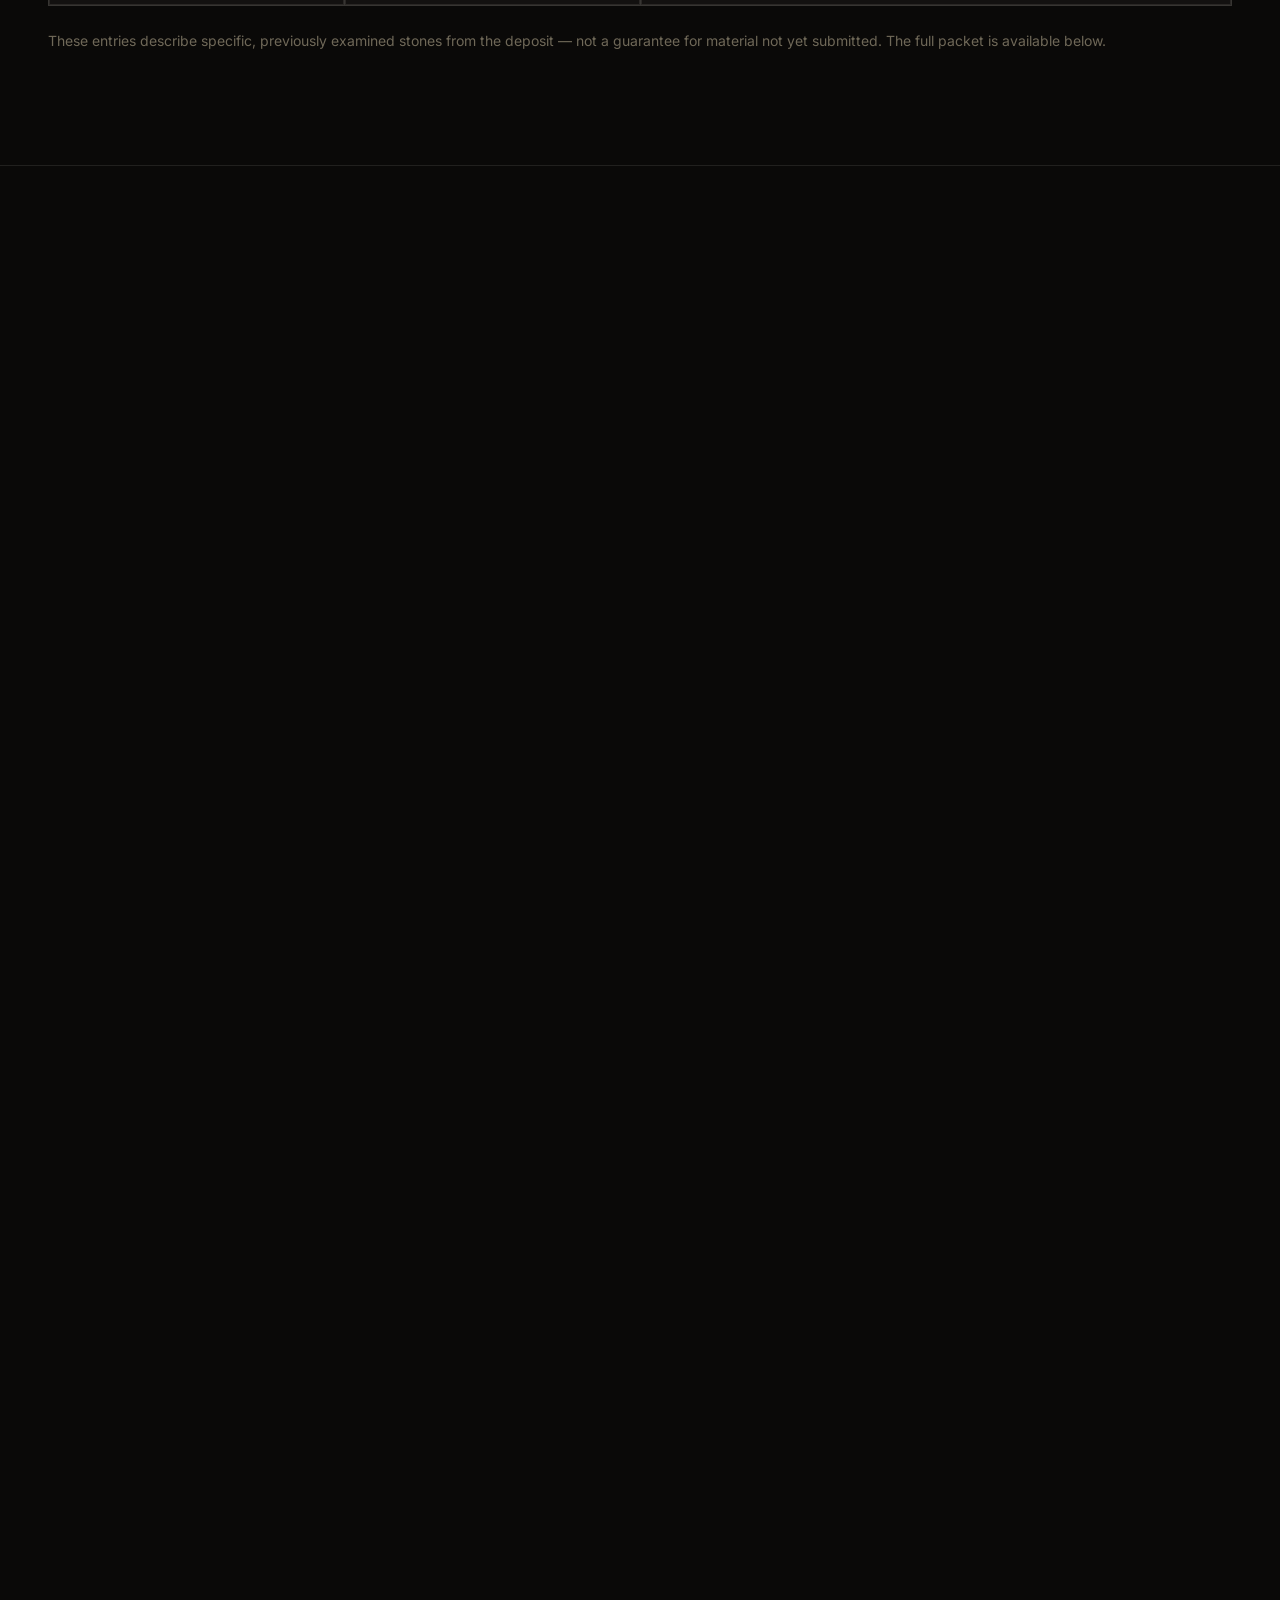
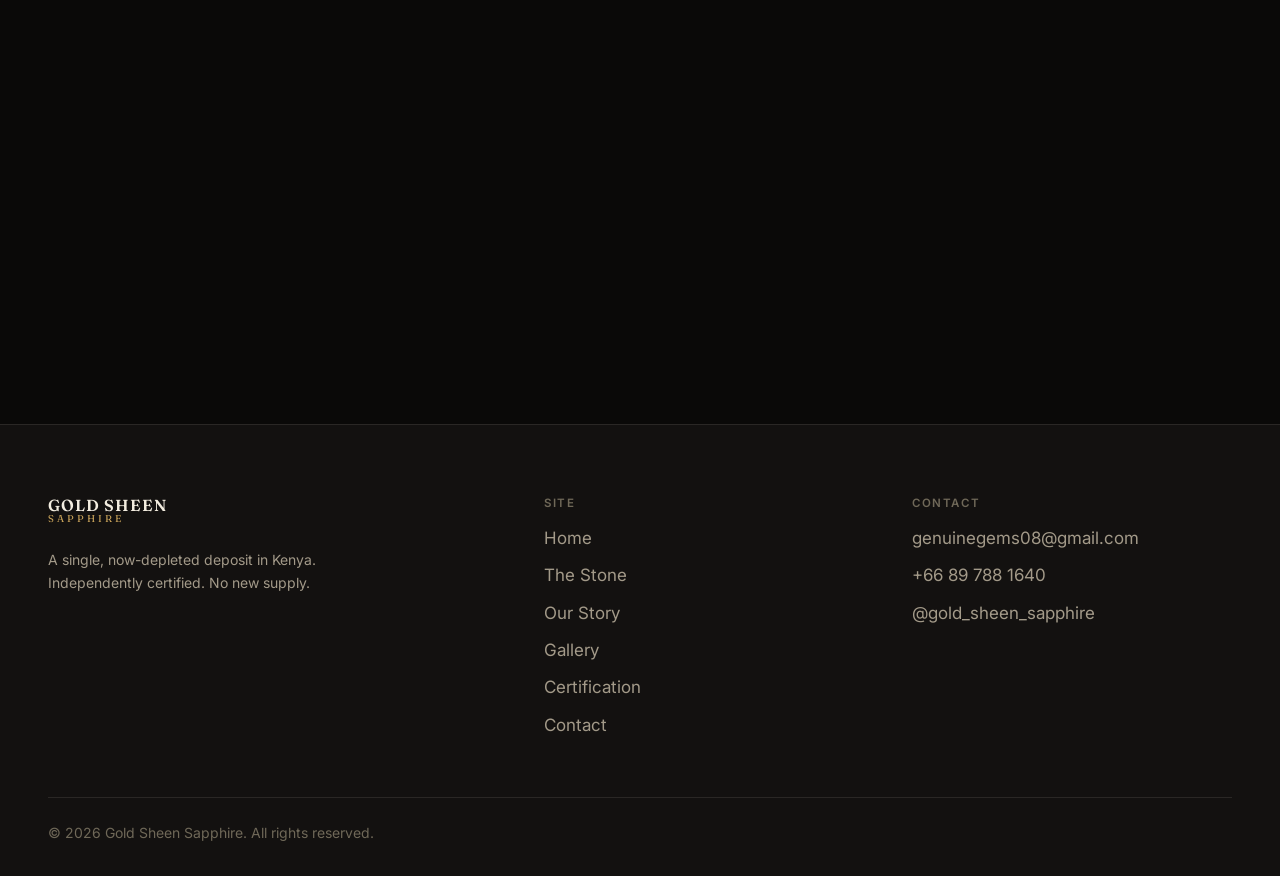
<file: certification.html>
<!doctype html>
<html lang="en">
<head>
  <meta charset="UTF-8" />
  <meta name="viewport" content="width=device-width, initial-scale=1" />
  <title>Certification &amp; Authenticity | Gold Sheen Sapphire</title>
  <meta name="description" content="Gold sheen sapphire certification: reports from GIA, GRS, AGL, GIT, Lotus Gemology, ICA GemLab, TGL, and AIGS, every one confirming no indication of heating." />

  <link rel="canonical" href="https://goldsheensapphire.net/certification.html" />

  <meta property="og:type" content="website" />
  <meta property="og:site_name" content="Gold Sheen Sapphire" />
  <meta property="og:title" content="Certification &amp; Authenticity — Gold Sheen Sapphire" />
  <meta property="og:description" content="Eight labs, eleven reports, the same conclusion: natural corundum, no indication of heating." />
  <meta property="og:url" content="https://goldsheensapphire.net/certification.html" />
  <meta property="og:image" content="https://goldsheensapphire.net/assets/img/stone-oval-moody.jpg" />
  <meta name="twitter:card" content="summary_large_image" />
  <meta name="twitter:title" content="Certification &amp; Authenticity — Gold Sheen Sapphire" />
  <meta name="twitter:description" content="Reports from GIA, GRS, AGL, GIT, Lotus Gemology, ICA GemLab, TGL, and AIGS." />
  <meta name="twitter:image" content="https://goldsheensapphire.net/assets/img/stone-oval-moody.jpg" />

  <link rel="icon" href="favicon.svg" type="image/svg+xml" />
  <link rel="preconnect" href="https://fonts.googleapis.com" />
  <link rel="preconnect" href="https://fonts.gstatic.com" crossorigin />
  <link href="https://fonts.googleapis.com/css2?family=Fraunces:ital,opsz,wght@0,9..144,400;0,9..144,500;0,9..144,600;1,9..144,500&family=Inter:wght@400;500;600;700&display=swap" rel="stylesheet" />
  <link rel="stylesheet" href="assets/css/styles.css" />

  <!--
    Lab data and sample findings below are transcribed directly from
    /assets/certs/gold-sheen-sapphire-certification-packet.pdf (11 reports
    across 8 labs, supplied by the client). The report accompanying any
    individual stone for sale should still be confirmed at inquiry — this
    packet documents prior stones from the same deposit, not a blanket
    guarantee for unseen future material.
  -->

  <script type="application/ld+json">
  {
    "@context": "https://schema.org",
    "@type": "BreadcrumbList",
    "itemListElement": [
      { "@type": "ListItem", "position": 1, "name": "Home", "item": "https://goldsheensapphire.net/index.html" },
      { "@type": "ListItem", "position": 2, "name": "Certification", "item": "https://goldsheensapphire.net/certification.html" }
    ]
  }
  </script>
</head>
<body>

  <div class="scroll-progress"></div>

  <header class="nav">
    <div class="container">
      <a href="index.html" class="brand" aria-label="Gold Sheen Sapphire home">
        <span class="brand-word"><b>Gold Sheen</b><span>Sapphire</span></span>
      </a>
      <nav class="nav-links" aria-label="Primary">
        <a href="index.html">Home</a>
        <a href="about.html">The Stone</a>
        <a href="story.html">Our Story</a>
        <a href="gallery.html">Gallery</a>
        <a href="certification.html" aria-current="page">Certification</a>
        <a href="contact.html">Contact</a>
      </nav>
      <a href="contact.html" class="btn btn-primary nav-cta">Inquire</a>
      <button class="nav-toggle" aria-label="Open menu" aria-expanded="false">
        <span></span><span></span><span></span>
      </button>
    </div>
  </header>

  <div class="mobile-menu" id="mobile-menu">
    <a href="index.html">Home</a>
    <a href="about.html">The Stone</a>
    <a href="story.html">Our Story</a>
    <a href="gallery.html">Gallery</a>
    <a href="certification.html">Certification</a>
    <a href="contact.html">Contact</a>
  </div>

  <main id="main">

    <section class="page-hero container">
      <div class="breadcrumb"><a href="index.html">Home</a> / <span>Certification</span></div>
      <span class="eyebrow">Trust &amp; verification</span>
      <h1>Ten labs. Thirteen reports. The same conclusion.</h1>
      <p class="lead mt-3">Material from this deposit has been examined
        independently by ten recognised gemological laboratories across
        four countries. Every single report on file states the same thing:
        natural corundum, no indication of heating.</p>
    </section>

    <!-- ============ LABS ============ -->
    <section class="section container">
      <div class="section-head reveal">
        <span class="eyebrow">Recognised laboratories</span>
        <h2>Who has examined this material.</h2>
      </div>
      <div class="grid grid-3">
        <div class="card-lab reveal">
          <span class="lab-name">GIA</span>
          <p class="lab-desc">Gemological Institute of America — sapphire identification and treatment reporting.</p>
        </div>
        <div class="card-lab reveal" data-reveal-delay="60">
          <span class="lab-name">GRS</span>
          <p class="lab-desc">Gemresearch Swisslab AG, Lucerne — gemstone identification and treatment analysis.</p>
        </div>
        <div class="card-lab reveal" data-reveal-delay="120">
          <span class="lab-name">AGL</span>
          <p class="lab-desc">American Gemological Laboratories — origin and treatment reporting.</p>
        </div>
        <div class="card-lab reveal" data-reveal-delay="0">
          <span class="lab-name">GIT</span>
          <p class="lab-desc">Gem and Jewelry Institute of Thailand — CIBJO-listed identification laboratory.</p>
        </div>
        <div class="card-lab reveal" data-reveal-delay="60">
          <span class="lab-name">Lotus Gemology</span>
          <p class="lab-desc">Bangkok — origin determination specialists for ruby, sapphire, and spinel.</p>
        </div>
        <div class="card-lab reveal" data-reveal-delay="120">
          <span class="lab-name">ICA GemLab</span>
          <p class="lab-desc">International Colored Stone Association GemLab — origin reports.</p>
        </div>
        <div class="card-lab reveal" data-reveal-delay="0">
          <span class="lab-name">TGL</span>
          <p class="lab-desc">Tokyo Gem Laboratory (Thailand) Co., Ltd. — gem identification reporting.</p>
        </div>
        <div class="card-lab reveal" data-reveal-delay="60">
          <span class="lab-name">AIGS</span>
          <p class="lab-desc">Asian Institute of Gemological Sciences, Bangkok — gemstone identification.</p>
        </div>
        <div class="card-lab reveal" data-reveal-delay="120">
          <span class="lab-name">SSEF</span>
          <p class="lab-desc">Swiss Gemmological Institute, Basel — independent gemstone testing.</p>
        </div>
        <div class="card-lab reveal" data-reveal-delay="0">
          <span class="lab-name">IGL</span>
          <p class="lab-desc">Independent gemstone identification laboratory.</p>
        </div>
      </div>
    </section>

    <div class="marquee" aria-hidden="true">
      <div class="marquee-track">
        <span class="marquee-item"><b>No indication of heating</b></span>
        <span class="marquee-item">Confirmed across every report</span>
        <span class="marquee-item"><b>Natural corundum</b></span>
        <span class="marquee-item">Not self-declared</span>
      </div>
    </div>

    <!-- ============ SAMPLE FINDINGS ============ -->
    <section class="section container">
      <div class="section-head reveal">
        <span class="eyebrow">From the packet</span>
        <h2>A sample of what the reports say.</h2>
        <p class="lead mt-3">A few representative entries, transcribed
          directly from the lab reports on file.</p>
      </div>

      <div class="stack" style="gap: 1px; background: var(--hairline); border: 1px solid var(--hairline);">
        <div class="grid" style="grid-template-columns: 1fr 1fr 2fr; gap:1px; background: var(--hairline);">
          <div class="card" style="background: var(--bg-elevated-2);"><span class="eyebrow" style="margin:0;">Lab / Report</span></div>
          <div class="card" style="background: var(--bg-elevated-2);"><span class="eyebrow" style="margin:0;">Stone</span></div>
          <div class="card" style="background: var(--bg-elevated-2);"><span class="eyebrow" style="margin:0;">Finding</span></div>
        </div>
        <div class="grid" style="grid-template-columns: 1fr 1fr 2fr; gap:1px; background: var(--hairline);">
          <div class="card">GIA 5223094841</div>
          <div class="card text-muted">Oval cabochon, 3.82 ct, blue</div>
          <div class="card text-muted">No indications of heating. "Known in the trade as 'golden sheen sapphire.'"</div>
        </div>
        <div class="grid" style="grid-template-columns: 1fr 1fr 2fr; gap:1px; background: var(--hairline);">
          <div class="card">GRS 2015-016808</div>
          <div class="card text-muted">Oval cabochon, 6.37 ct, golden bronze</div>
          <div class="card text-muted">No indication of thermal treatment. Displays a so-called "sheen" effect.</div>
        </div>
        <div class="grid" style="grid-template-columns: 1fr 1fr 2fr; gap:1px; background: var(--hairline);">
          <div class="card">AGL, Sep. 2016</div>
          <div class="card text-muted">Cushion fancy cut, 18.42 ct</div>
          <div class="card text-muted">Natural Golden Sheen Sapphire. Origin: Africa (Kenya). No indication of heating.</div>
        </div>
        <div class="grid" style="grid-template-columns: 1fr 1fr 2fr; gap:1px; background: var(--hairline);">
          <div class="card">Lotus Gemology 3350-0421</div>
          <div class="card text-muted">Round fancy cabochon, 24.66 ct, bronze</div>
          <div class="card text-muted">"Golden Sheen." Origin: Kenya, from just inside Kenya's border with Somalia. No enhancement detected.</div>
        </div>
        <div class="grid" style="grid-template-columns: 1fr 1fr 2fr; gap:1px; background: var(--hairline);">
          <div class="card">ICA GemLab 2003180127004</div>
          <div class="card text-muted">Pear cabochon, 27.20 ct</div>
          <div class="card text-muted">Gold-Sheen Sapphire, natural corundum. Origin: Kenya. No indications of heating.</div>
        </div>
        <div class="grid" style="grid-template-columns: 1fr 1fr 2fr; gap:1px; background: var(--hairline);">
          <div class="card">Lotus Gemology 1509-9538</div>
          <div class="card text-muted">Round cabochon, 52.54 ct, bronze</div>
          <div class="card text-muted">Natural Gold Sheen Star Sapphire. "Displays a six-rayed golden star in direct sunlight. Star gems are increasingly rare in today's market." No indication of heating.</div>
        </div>
        <div class="grid" style="grid-template-columns: 1fr 1fr 2fr; gap:1px; background: var(--hairline);">
          <div class="card">Lotus Gemology 6587-6139</div>
          <div class="card text-muted">Round cabochon, 52.54 ct, bronze</div>
          <div class="card text-muted">Natural Gold Sheen Star Sapphire — matching pair to report 1509-9538. Six-rayed star. No indication of heating.</div>
        </div>
        <div class="grid" style="grid-template-columns: 1fr 1fr 2fr; gap:1px; background: var(--hairline);">
          <div class="card">AIGS GF17092148</div>
          <div class="card text-muted">Cushion, faceted, 4.83 ct, brown-yellow</div>
          <div class="card text-muted">Natural Sapphire, identified as "Golden Sheen Sapphire." No indications of heating.</div>
        </div>
      </div>

      <p class="text-faint mt-3" style="font-size: var(--fs-small);">
        These entries describe specific, previously examined stones from the
        deposit — not a guarantee for material not yet submitted. The full
        packet is available below.
      </p>
    </section>

    <!-- ============ WHAT A REPORT COVERS ============ -->
    <section class="section container section--tight" style="border-top: 1px solid var(--hairline);">
      <div class="grid grid-2" style="gap: var(--space-6); align-items: start;">
        <div class="reveal">
          <span class="eyebrow">What's in a report</span>
          <h2 class="mt-2">What these reports confirm, consistently.</h2>
          <p class="lead mt-3">
            Standards vary slightly by laboratory, but across all eleven
            reports on file, four things repeat without exception:
          </p>
        </div>
        <div class="reveal" data-reveal-delay="100">
          <ul class="stack" style="gap: var(--space-3);">
            <li class="feature">
              <h3 style="font-size: 1.1rem;">Natural corundum</h3>
              <p class="text-muted" style="font-size: var(--fs-small);">Every report identifies the material as natural sapphire — not synthetic, not a simulant.</p>
            </li>
            <li class="feature">
              <h3 style="font-size: 1.1rem;">No indication of heating</h3>
              <p class="text-muted" style="font-size: var(--fs-small);">Stated explicitly, in those or equivalent words, on every single report — from GIA to Lotus Gemology.</p>
            </li>
            <li class="feature">
              <h3 style="font-size: 1.1rem;">Recognised as "golden sheen"</h3>
              <p class="text-muted" style="font-size: var(--fs-small);">Multiple labs independently name the same trade term for the phenomenon, unprompted.</p>
            </li>
            <li class="feature">
              <h3 style="font-size: 1.1rem;">Kenyan origin, where tested</h3>
              <p class="text-muted" style="font-size: var(--fs-small);">Reports that include an origin opinion (AGL, ICA GemLab, Lotus Gemology) all point to Kenya.</p>
            </li>
          </ul>
        </div>
      </div>
    </section>

    <!-- ============ CERTIFICATION PACKET ============ -->
    <section class="section container">
      <div class="section-head reveal">
        <span class="eyebrow">On file</span>
        <h2>The full certification packet.</h2>
        <p class="lead mt-3">
          Eleven reports, eight laboratories, one PDF. This is our reference
          packet — the report for a specific stone you're inquiring about
          will be confirmed and shared alongside it.
        </p>
      </div>
      <div class="card reveal" style="display:flex; align-items:center; justify-content:space-between; flex-wrap:wrap; gap: var(--space-3);">
        <div class="row" style="gap: var(--space-3);">
          <svg width="34" height="34" viewBox="0 0 24 24" fill="none" style="color:var(--gold); flex:none;"><path d="M6 2h9l5 5v15H6V2Z" stroke="currentColor" stroke-width="1.3" stroke-linejoin="round"/><path d="M15 2v5h5" stroke="currentColor" stroke-width="1.3" stroke-linejoin="round"/></svg>
          <div>
            <p style="color:var(--ink); font-weight:500;">gold-sheen-sapphire-certification-packet.pdf</p>
            <p class="text-faint" style="font-size: var(--fs-small);">GIA · GRS · AGL · GIT · Lotus Gemology · ICA GemLab · TGL · AIGS · SSEF · IGL — 12 pages</p>
          </div>
        </div>
        <a href="assets/certs/gold-sheen-sapphire-certification-packet.pdf" target="_blank" rel="noopener" class="btn btn-primary">
          View packet
          <svg viewBox="0 0 16 16" fill="none"><path d="M3 8h10M9 4l4 4-4 4" stroke="currentColor" stroke-width="1.4"/></svg>
        </a>
      </div>
    </section>

    <section class="section container" style="padding-top:0;">
      <div class="card reveal" style="padding: var(--space-6); text-align:center; border-color: var(--gold-line);">
        <h2 style="font-size: var(--fs-h2);">Ask to see a report before you commit.</h2>
        <p class="lead mt-3" style="margin-inline:auto; text-align:center;">
          We're glad to send the certificate for any specific stone alongside photography.
        </p>
        <a href="contact.html" class="btn btn-primary mt-4">Request a certificate</a>
      </div>
    </section>

  </main>

  <footer class="footer">
    <div class="container">
      <div class="footer-grid">
        <div>
          <a href="index.html" class="brand" style="margin-bottom: var(--space-3);">
            <span class="brand-word"><b>Gold Sheen</b><span>Sapphire</span></span>
          </a>
          <p class="text-muted mt-3" style="max-width: 40ch; font-size: var(--fs-small);">
            A single, now-depleted deposit in Kenya. Independently certified.
            No new supply.
          </p>
        </div>
        <div>
          <h4>Site</h4>
          <ul class="footer-links">
            <li><a href="index.html">Home</a></li>
            <li><a href="about.html">The Stone</a></li>
            <li><a href="story.html">Our Story</a></li>
            <li><a href="gallery.html">Gallery</a></li>
            <li><a href="certification.html">Certification</a></li>
            <li><a href="contact.html">Contact</a></li>
          </ul>
        </div>
        <div>
          <h4>Contact</h4>
          <ul class="footer-links">
            <li><a href="mailto:genuinegems08@gmail.com">genuinegems08@gmail.com</a></li>
            <li><a href="https://wa.me/66897881640">+66 89 788 1640</a></li>
            <li><a href="https://instagram.com/gold_sheen_sapphire" target="_blank" rel="noopener">@gold_sheen_sapphire</a></li>
          </ul>
        </div>
      </div>
      <div class="footer-bottom">
        <span>© <span data-year></span> Gold Sheen Sapphire. All rights reserved.</span>
      </div>
    </div>
  </footer>

  <script src="assets/js/main.js" defer></script>
</body>
</html>
</file>
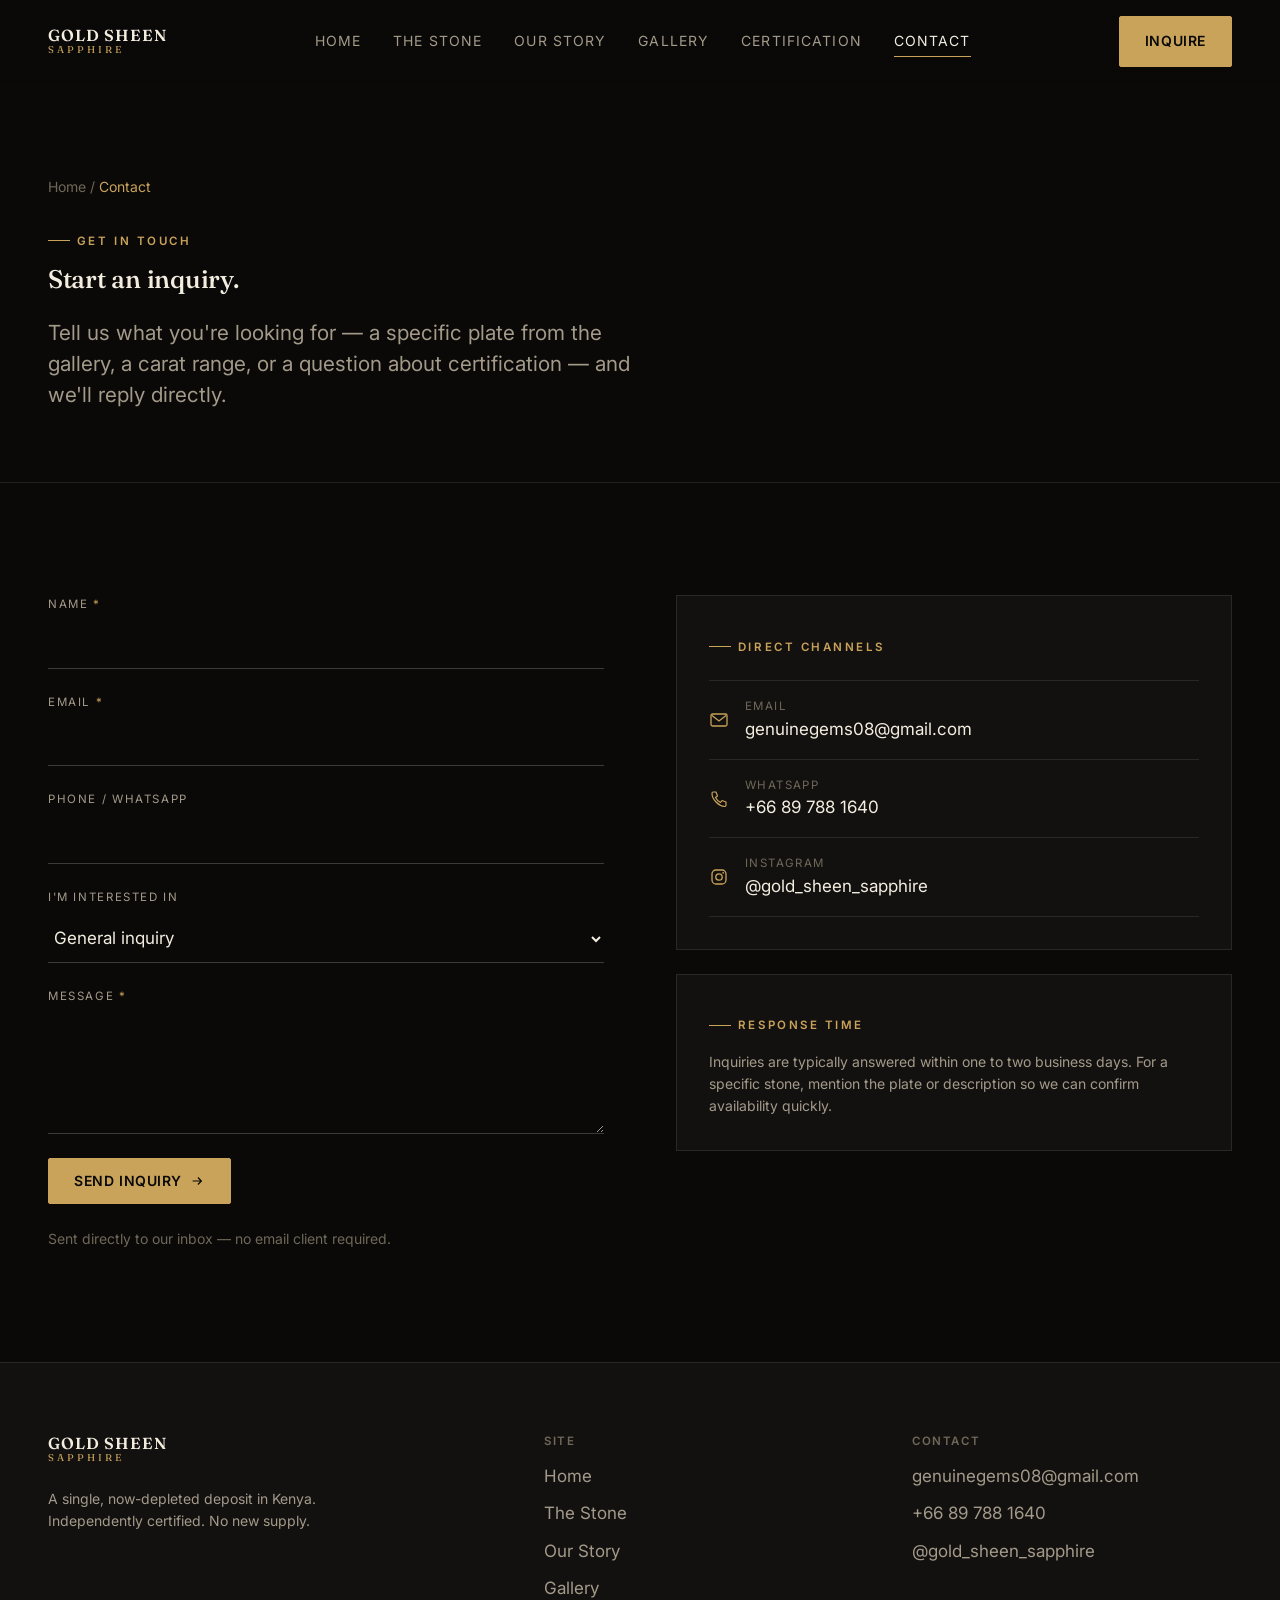
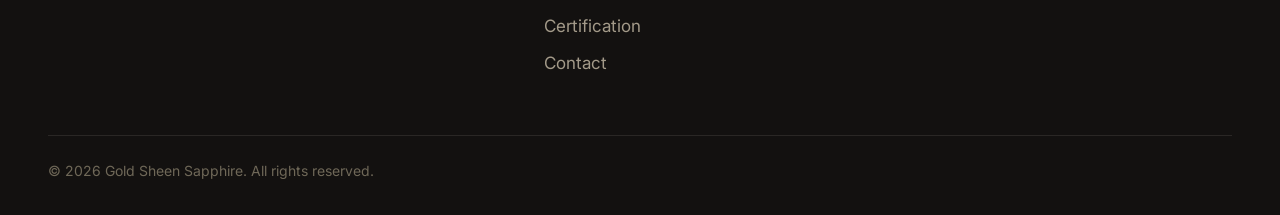
<file: contact.html>
<!doctype html>
<html lang="en">
<head>
  <meta charset="UTF-8" />
  <meta name="viewport" content="width=device-width, initial-scale=1" />
  <title>Contact | Gold Sheen Sapphire</title>
  <meta name="description" content="Start an inquiry about gold sheen sapphire stones, certification, or availability." />

  <link rel="canonical" href="https://goldsheensapphire.net/contact.html" />

  <meta property="og:type" content="website" />
  <meta property="og:site_name" content="Gold Sheen Sapphire" />
  <meta property="og:title" content="Contact — Gold Sheen Sapphire" />
  <meta property="og:description" content="Start an inquiry about gold sheen sapphire stones, certification, or availability." />
  <meta property="og:url" content="https://goldsheensapphire.net/contact.html" />
  <meta property="og:image" content="https://goldsheensapphire.net/assets/img/stone-teardrop-white.jpg" />
  <meta name="twitter:card" content="summary_large_image" />
  <meta name="twitter:title" content="Contact — Gold Sheen Sapphire" />
  <meta name="twitter:description" content="Start an inquiry about gold sheen sapphire stones, certification, or availability." />
  <meta name="twitter:image" content="https://goldsheensapphire.net/assets/img/stone-teardrop-white.jpg" />

  <link rel="icon" href="favicon.svg" type="image/svg+xml" />
  <link rel="preconnect" href="https://fonts.googleapis.com" />
  <link rel="preconnect" href="https://fonts.gstatic.com" crossorigin />
  <link href="https://fonts.googleapis.com/css2?family=Fraunces:ital,opsz,wght@0,9..144,400;0,9..144,500;0,9..144,600;1,9..144,500&family=Inter:wght@400;500;600;700&display=swap" rel="stylesheet" />
  <link rel="stylesheet" href="assets/css/styles.css" />

  <script type="application/ld+json">
  {
    "@context": "https://schema.org",
    "@type": "BreadcrumbList",
    "itemListElement": [
      { "@type": "ListItem", "position": 1, "name": "Home", "item": "https://goldsheensapphire.net/index.html" },
      { "@type": "ListItem", "position": 2, "name": "Contact", "item": "https://goldsheensapphire.net/contact.html" }
    ]
  }
  </script>

  <!--
    Contact channels are real (genuinegems08@gmail.com, WhatsApp
    +66 89 788 1640, @gold_sheen_sapphire). The form itself still has no
    backend — it opens the visitor's email client via mailto. Wire it to a
    real form service (e.g. Formspree) if you want submissions to land in
    an inbox without relying on the visitor's own mail client.
  -->
</head>
<body>

  <div class="scroll-progress"></div>

  <header class="nav">
    <div class="container">
      <a href="index.html" class="brand" aria-label="Gold Sheen Sapphire home">
        <span class="brand-word"><b>Gold Sheen</b><span>Sapphire</span></span>
      </a>
      <nav class="nav-links" aria-label="Primary">
        <a href="index.html">Home</a>
        <a href="about.html">The Stone</a>
        <a href="story.html">Our Story</a>
        <a href="gallery.html">Gallery</a>
        <a href="certification.html">Certification</a>
        <a href="contact.html" aria-current="page">Contact</a>
      </nav>
      <a href="contact.html" class="btn btn-primary nav-cta">Inquire</a>
      <button class="nav-toggle" aria-label="Open menu" aria-expanded="false">
        <span></span><span></span><span></span>
      </button>
    </div>
  </header>

  <div class="mobile-menu" id="mobile-menu">
    <a href="index.html">Home</a>
    <a href="about.html">The Stone</a>
    <a href="story.html">Our Story</a>
    <a href="gallery.html">Gallery</a>
    <a href="certification.html">Certification</a>
    <a href="contact.html">Contact</a>
  </div>

  <main id="main">

    <section class="page-hero container">
      <div class="breadcrumb"><a href="index.html">Home</a> / <span>Contact</span></div>
      <span class="eyebrow">Get in touch</span>
      <h1>Start an inquiry.</h1>
      <p class="lead mt-3">Tell us what you're looking for — a specific plate
        from the gallery, a carat range, or a question about certification —
        and we'll reply directly.</p>
    </section>

    <section class="section container">
      <div class="grid grid-2" style="gap: var(--space-6); align-items: start;">

        <!-- ============ FORM ============ -->
        <!--
          Powered by Web3Forms (web3forms.com) — access key configured
          below. Submissions deliver directly to genuinegems08@gmail.com,
          no backend of your own required.
        -->
        <form id="contact-form" class="reveal" action="https://api.web3forms.com/submit" method="POST" novalidate data-mailto-fallback="mailto:genuinegems08@gmail.com">
          <input type="hidden" name="access_key" value="3aa4a5d7-92ad-47f9-9127-275908fb4405" />
          <input type="hidden" name="subject" value="New inquiry — Gold Sheen Sapphire website" />
          <input type="hidden" name="from_name" value="Gold Sheen Sapphire website" />
          <input type="checkbox" name="botcheck" style="display:none;" tabindex="-1" autocomplete="off" />
          <div class="field">
            <label for="name" class="field-required">Name</label>
            <input type="text" id="name" name="name" required autocomplete="name" />
          </div>
          <div class="field">
            <label for="email" class="field-required">Email</label>
            <input type="email" id="email" name="email" required autocomplete="email" />
          </div>
          <div class="field">
            <label for="phone">Phone / WhatsApp</label>
            <input type="tel" id="phone" name="phone" autocomplete="tel" />
          </div>
          <div class="field">
            <label for="interest">I'm interested in</label>
            <select id="interest" name="interest">
              <option value="general">General inquiry</option>
              <option value="stone">A specific stone from the gallery</option>
              <option value="certification">Certification / provenance question</option>
              <option value="trade">Trade / wholesale inquiry</option>
            </select>
          </div>
          <div class="field">
            <label for="message" class="field-required">Message</label>
            <textarea id="message" name="message" required></textarea>
          </div>
          <button type="submit" class="btn btn-primary">
            Send inquiry
            <svg viewBox="0 0 16 16" fill="none"><path d="M3 8h10M9 4l4 4-4 4" stroke="currentColor" stroke-width="1.4"/></svg>
          </button>
          <p class="form-status text-muted mt-3" role="status" aria-live="polite"></p>
          <p class="form-note">
            Sent directly to our inbox — no email client required.
          </p>
        </form>

        <!-- ============ CHANNELS ============ -->
        <div class="reveal" data-reveal-delay="100">
          <div class="card">
            <span class="eyebrow">Direct channels</span>
            <div id="contact-channels" class="mt-3">
              <div class="contact-channel">
                <span class="icon">
                  <svg viewBox="0 0 20 20" fill="none"><rect x="2" y="4" width="16" height="12" rx="1.5" stroke="currentColor" stroke-width="1.3"/><path d="M3 5.5L10 11l7-5.5" stroke="currentColor" stroke-width="1.3"/></svg>
                </span>
                <div class="meta">
                  <span class="label">Email</span>
                  <span class="value"><a href="mailto:genuinegems08@gmail.com">genuinegems08@gmail.com</a></span>
                </div>
              </div>
              <div class="contact-channel">
                <span class="icon">
                  <svg viewBox="0 0 20 20" fill="none"><path d="M4 3h3l1.5 4-2 1.5a11 11 0 0 0 5 5l1.5-2 4 1.5v3a1.5 1.5 0 0 1-1.6 1.5C9.6 17 3 10.4 3 4.6A1.5 1.5 0 0 1 4 3Z" stroke="currentColor" stroke-width="1.2" stroke-linejoin="round"/></svg>
                </span>
                <div class="meta">
                  <span class="label">WhatsApp</span>
                  <span class="value"><a href="https://wa.me/66897881640" target="_blank" rel="noopener">+66 89 788 1640</a></span>
                </div>
              </div>
              <div class="contact-channel">
                <span class="icon">
                  <svg viewBox="0 0 20 20" fill="none"><rect x="3" y="3" width="14" height="14" rx="4" stroke="currentColor" stroke-width="1.3"/><circle cx="10" cy="10" r="3.2" stroke="currentColor" stroke-width="1.3"/><circle cx="14.2" cy="5.8" r="0.9" fill="currentColor"/></svg>
                </span>
                <div class="meta">
                  <span class="label">Instagram</span>
                  <span class="value"><a href="https://instagram.com/gold_sheen_sapphire" target="_blank" rel="noopener">@gold_sheen_sapphire</a></span>
                </div>
              </div>
            </div>
          </div>

          <div class="card mt-3">
            <span class="eyebrow">Response time</span>
            <p class="text-muted mt-2" style="font-size: var(--fs-small);">
              Inquiries are typically answered within one to two business
              days. For a specific stone, mention the plate or description
              so we can confirm availability quickly.
            </p>
          </div>
        </div>

      </div>
    </section>

  </main>

  <footer class="footer">
    <div class="container">
      <div class="footer-grid">
        <div>
          <a href="index.html" class="brand" style="margin-bottom: var(--space-3);">
            <span class="brand-word"><b>Gold Sheen</b><span>Sapphire</span></span>
          </a>
          <p class="text-muted mt-3" style="max-width: 40ch; font-size: var(--fs-small);">
            A single, now-depleted deposit in Kenya. Independently certified.
            No new supply.
          </p>
        </div>
        <div>
          <h4>Site</h4>
          <ul class="footer-links">
            <li><a href="index.html">Home</a></li>
            <li><a href="about.html">The Stone</a></li>
            <li><a href="story.html">Our Story</a></li>
            <li><a href="gallery.html">Gallery</a></li>
            <li><a href="certification.html">Certification</a></li>
            <li><a href="contact.html">Contact</a></li>
          </ul>
        </div>
        <div>
          <h4>Contact</h4>
          <ul class="footer-links">
            <li><a href="mailto:genuinegems08@gmail.com">genuinegems08@gmail.com</a></li>
            <li><a href="https://wa.me/66897881640">+66 89 788 1640</a></li>
            <li><a href="https://instagram.com/gold_sheen_sapphire" target="_blank" rel="noopener">@gold_sheen_sapphire</a></li>
          </ul>
        </div>
      </div>
      <div class="footer-bottom">
        <span>© <span data-year></span> Gold Sheen Sapphire. All rights reserved.</span>
      </div>
    </div>
  </footer>

  <script src="assets/js/main.js" defer></script>
</body>
</html>
</file>
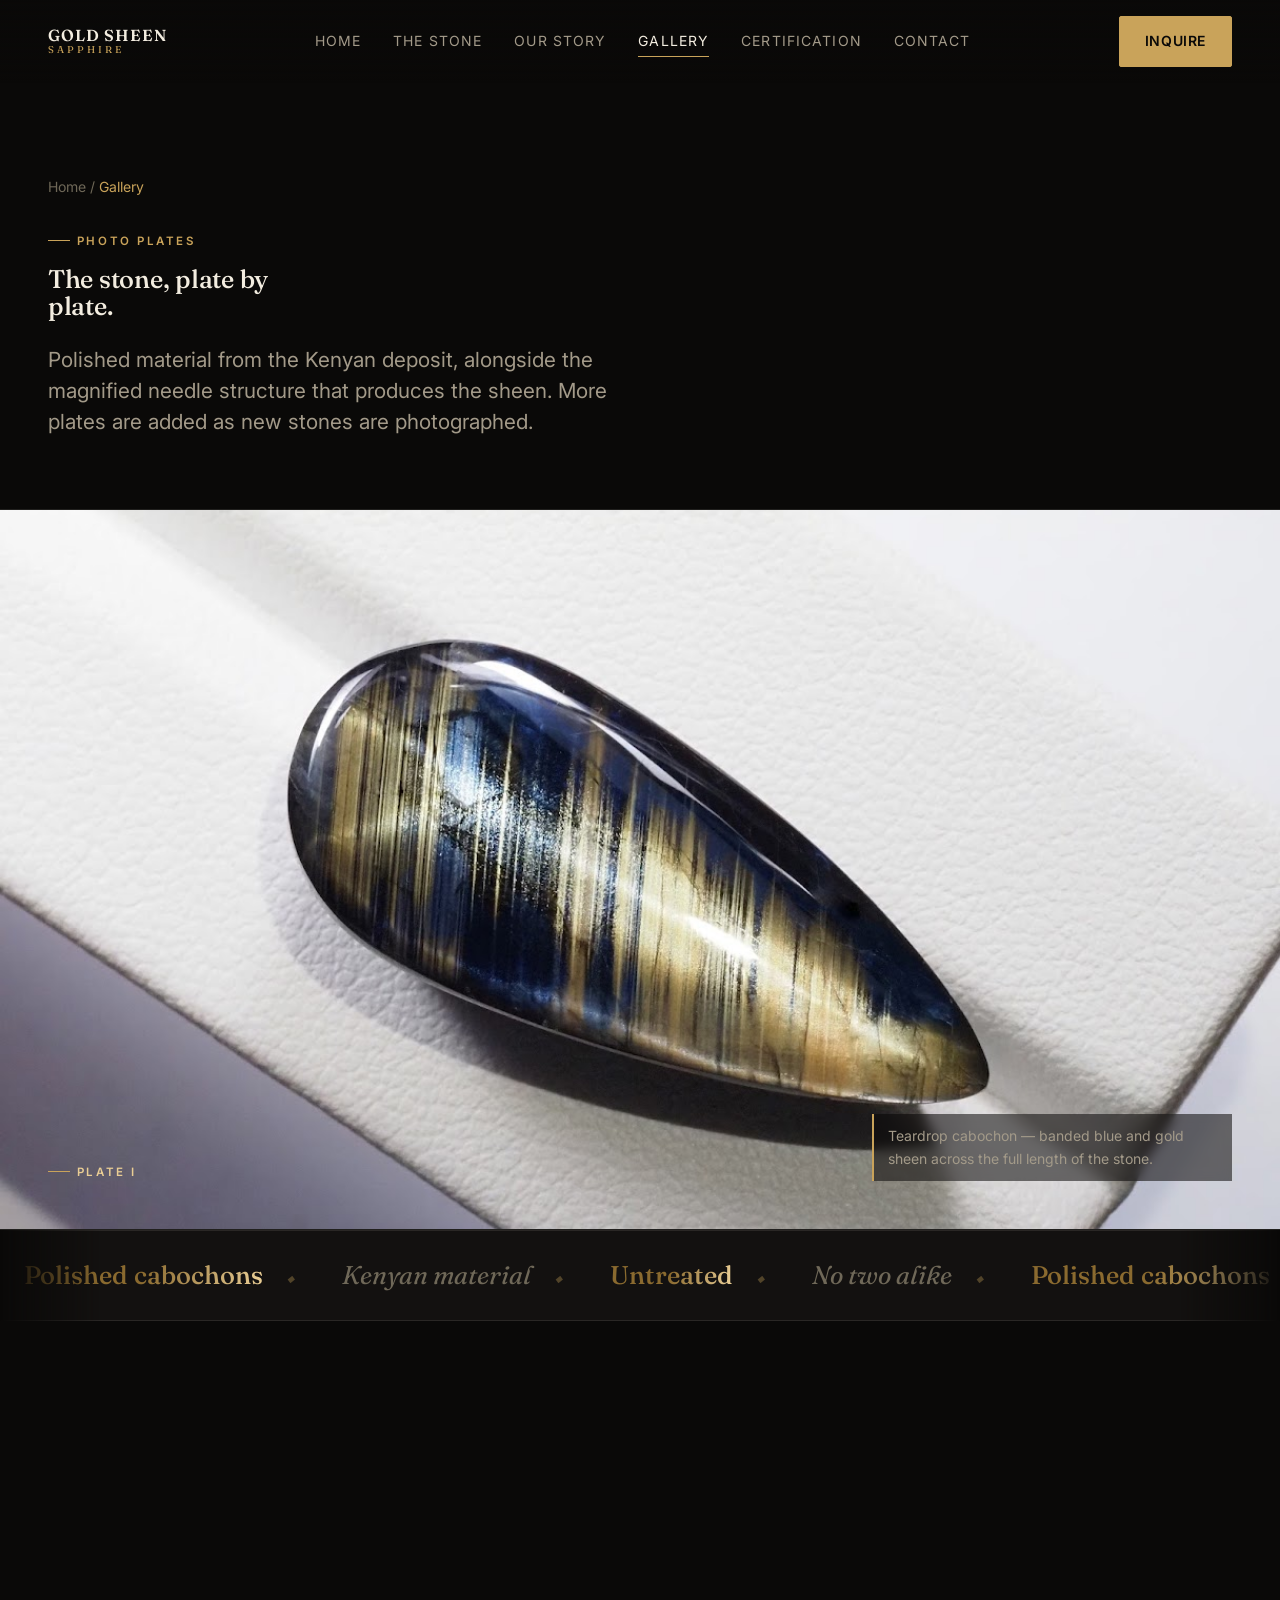
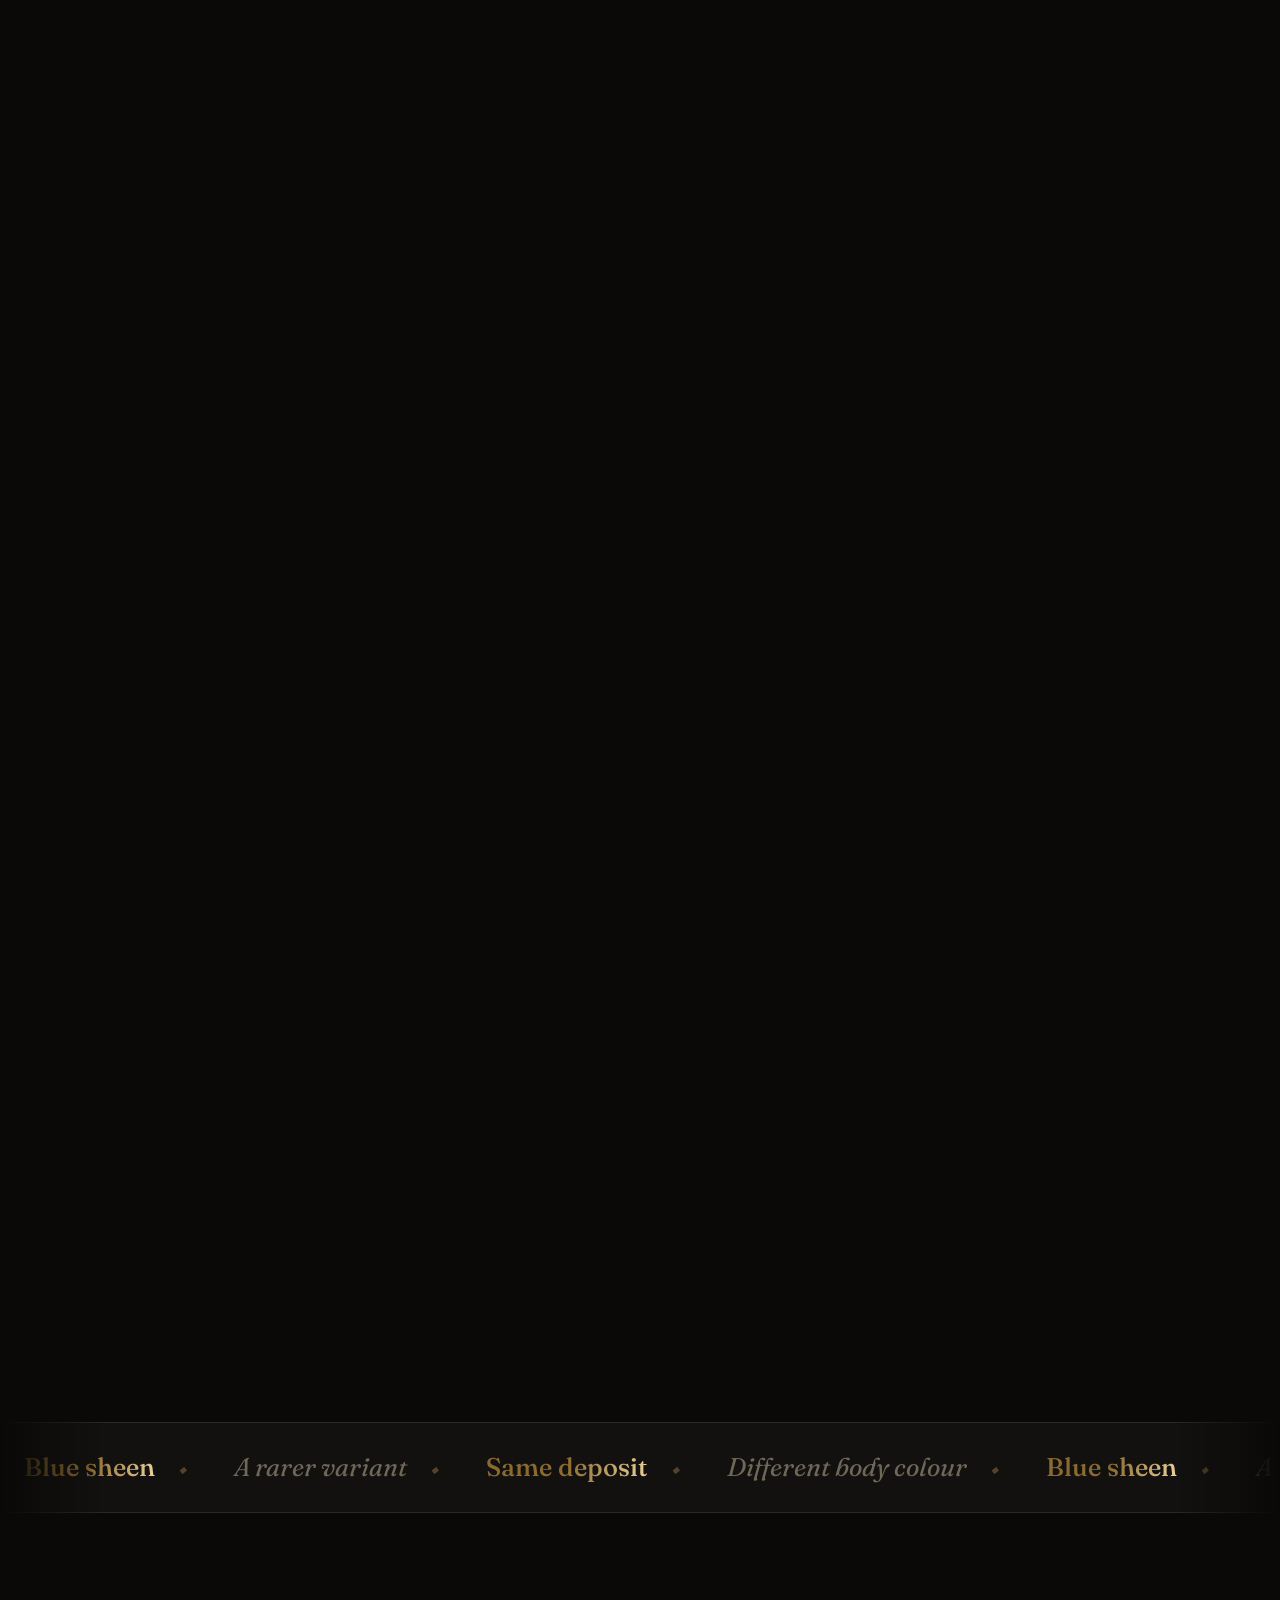
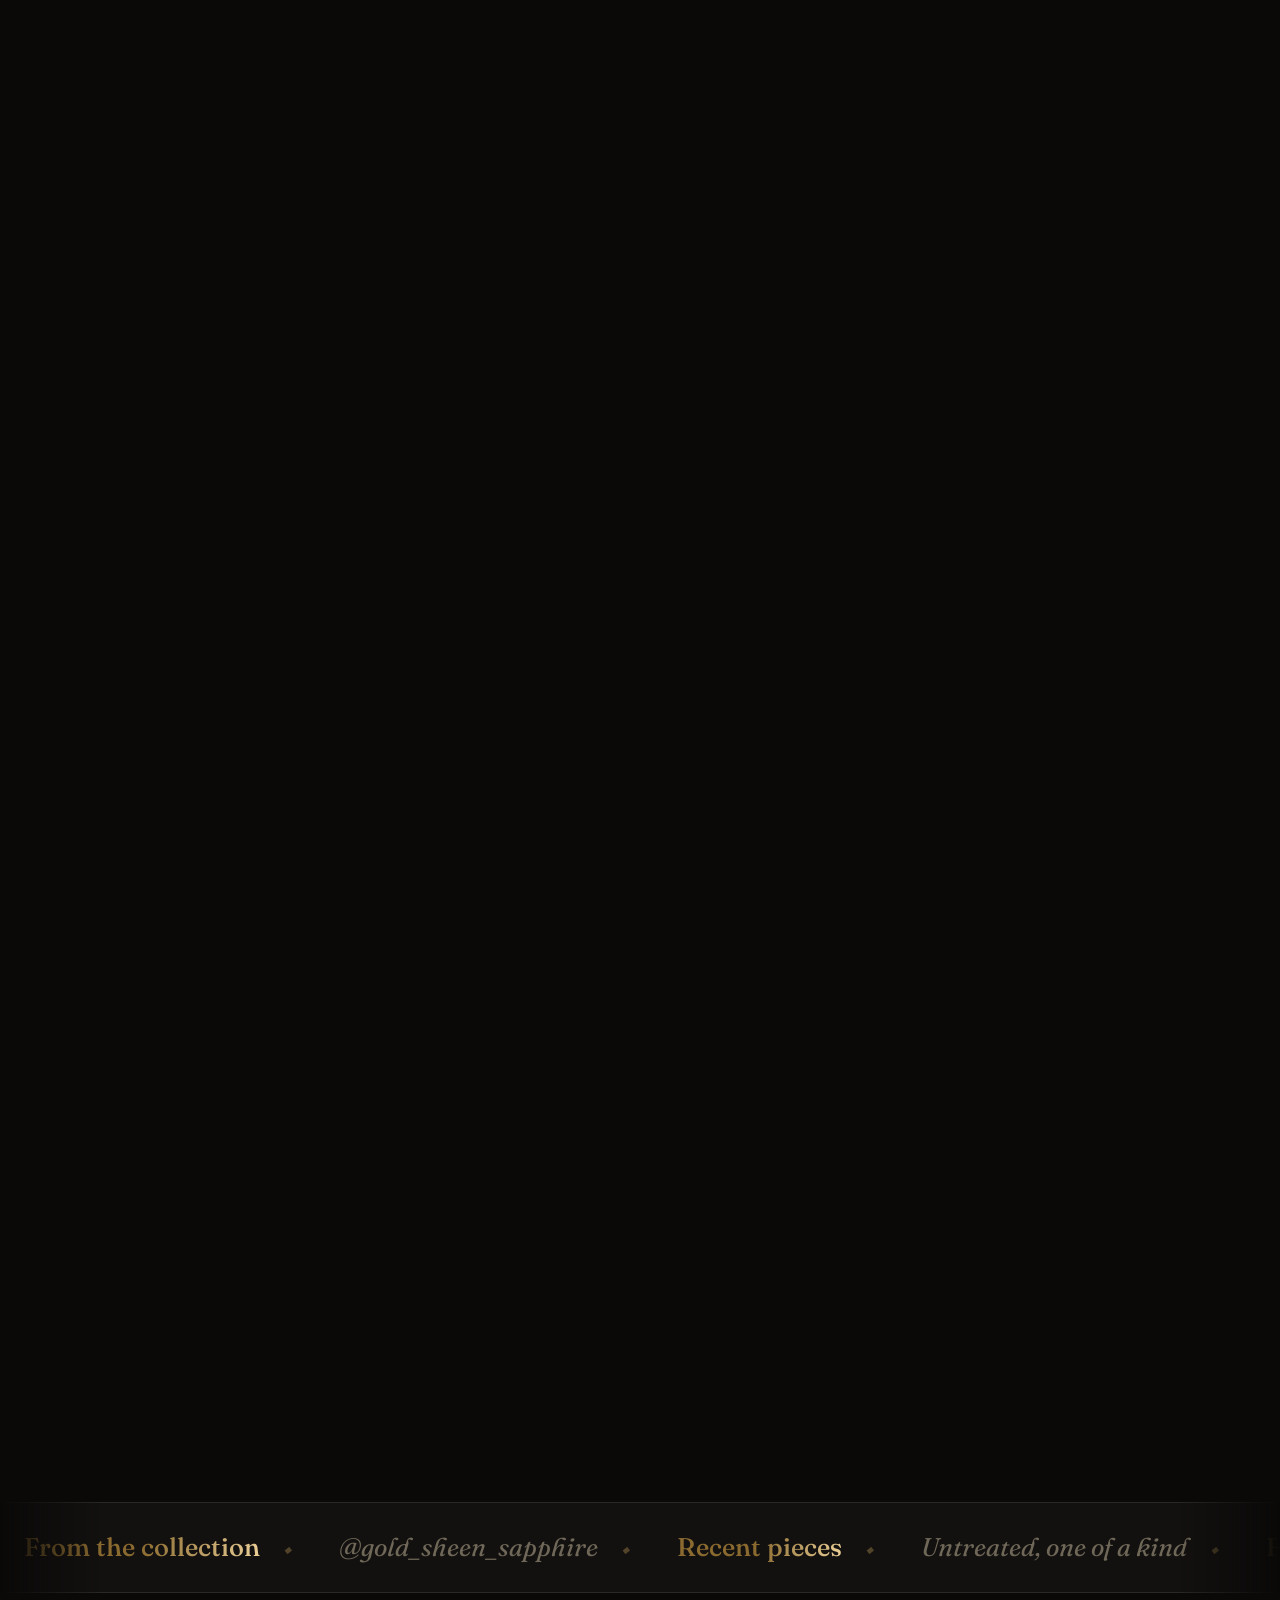
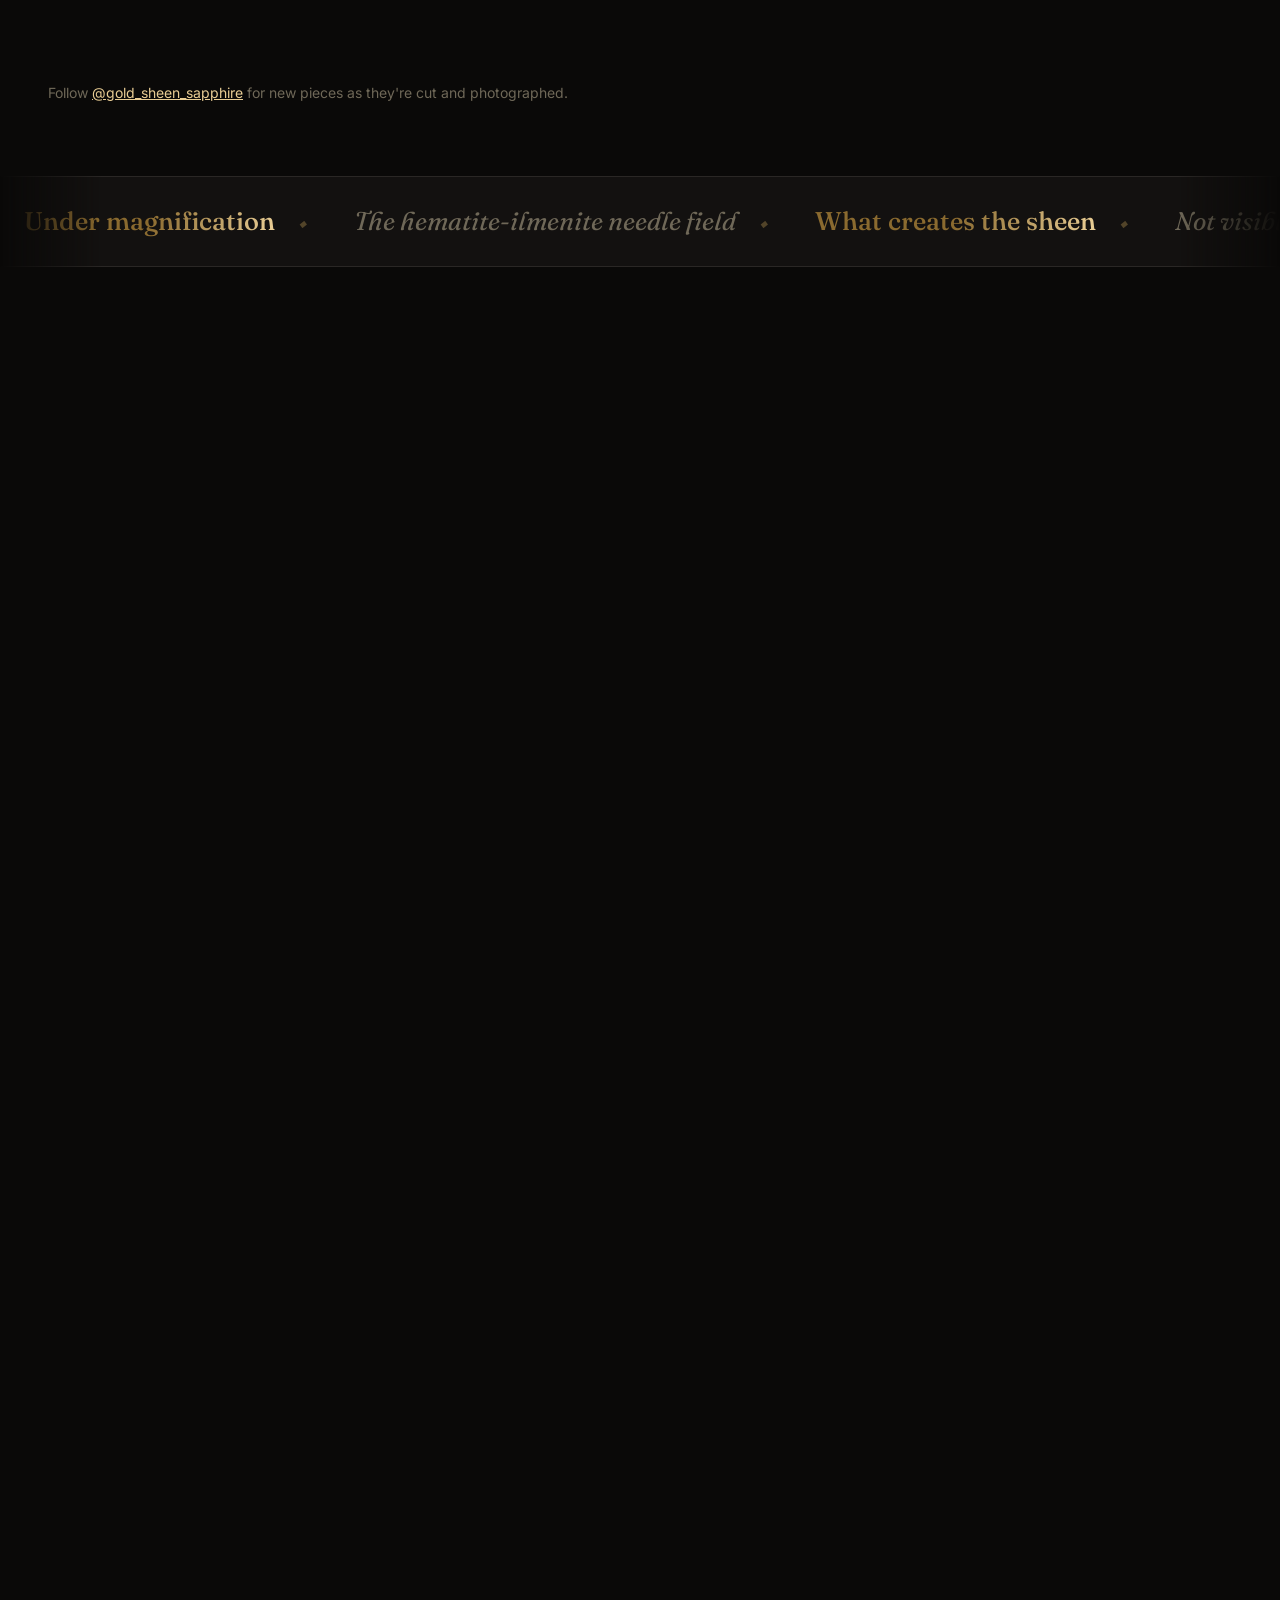
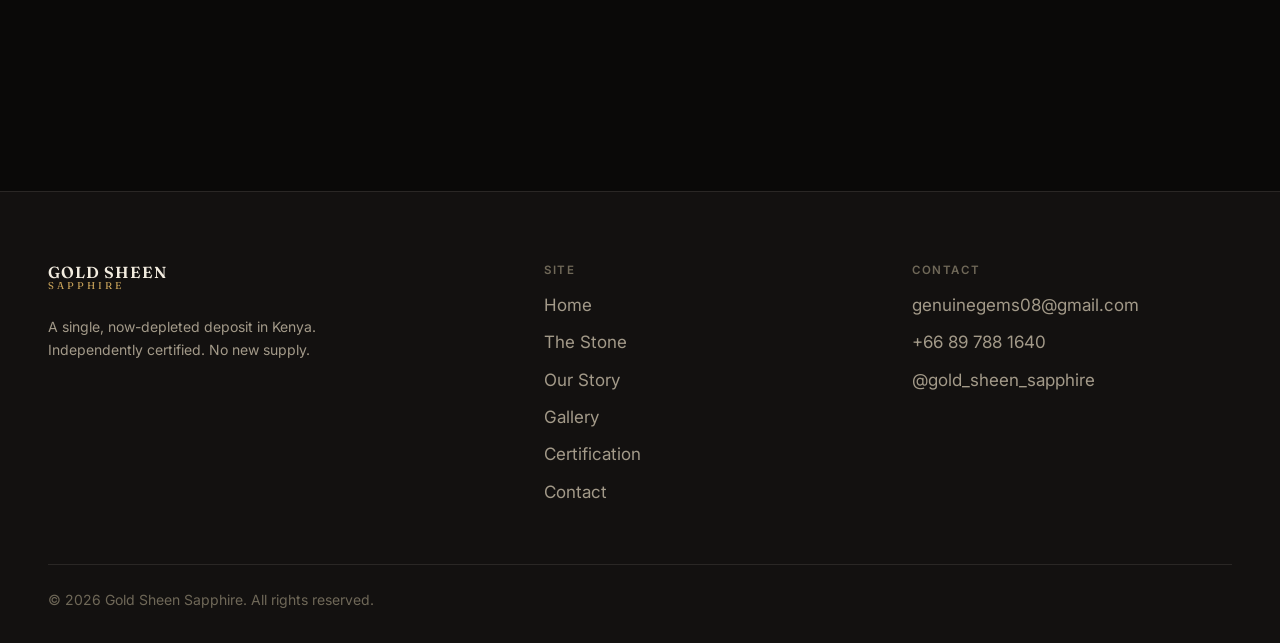
<file: gallery.html>
<!doctype html>
<html lang="en">
<head>
  <meta charset="UTF-8" />
  <meta name="viewport" content="width=device-width, initial-scale=1" />
  <title>Gallery — Gold Sheen Sapphire</title>
  <meta name="description" content="Photography of gold sheen sapphire material from the Kenyan deposit, polished and under magnification." />

  <link rel="canonical" href="https://goldsheensapphire.net/gallery.html" />

  <meta property="og:type" content="website" />
  <meta property="og:site_name" content="Gold Sheen Sapphire" />
  <meta property="og:title" content="Gallery — Gold Sheen Sapphire" />
  <meta property="og:description" content="Photography of gold sheen sapphire material from the Kenyan deposit, polished and under magnification." />
  <meta property="og:url" content="https://goldsheensapphire.net/gallery.html" />
  <meta property="og:image" content="https://goldsheensapphire.net/assets/img/stone-hexagon-gold.jpg" />
  <meta name="twitter:card" content="summary_large_image" />
  <meta name="twitter:title" content="Gallery — Gold Sheen Sapphire" />
  <meta name="twitter:description" content="Photography of gold sheen sapphire material from the Kenyan deposit." />
  <meta name="twitter:image" content="https://goldsheensapphire.net/assets/img/stone-hexagon-gold.jpg" />

  <link rel="icon" href="favicon.svg" type="image/svg+xml" />
  <link rel="preconnect" href="https://fonts.googleapis.com" />
  <link rel="preconnect" href="https://fonts.gstatic.com" crossorigin />
  <link href="https://fonts.googleapis.com/css2?family=Fraunces:ital,opsz,wght@0,9..144,400;0,9..144,500;0,9..144,600;1,9..144,500&family=Inter:wght@400;500;600;700&display=swap" rel="stylesheet" />
  <link rel="stylesheet" href="assets/css/styles.css" />

  <script type="application/ld+json">
  {
    "@context": "https://schema.org",
    "@type": "BreadcrumbList",
    "itemListElement": [
      { "@type": "ListItem", "position": 1, "name": "Home", "item": "https://goldsheensapphire.net/index.html" },
      { "@type": "ListItem", "position": 2, "name": "Gallery", "item": "https://goldsheensapphire.net/gallery.html" }
    ]
  }
  </script>

  <!--
    Gallery note: this page is built to hold a growing plate series.
    Currently 11 polished-stone photos (stone-teardrop-cream.jpg,
    stone-hexagon-gold.jpg, stone-oval-moody.jpg, stone-teardrop-white.jpg,
    stone-blue-macro.jpg, stone-blue-star-grading.jpg,
    stone-gold-oval-inhand.jpg, plus 4 sourced from @gold_sheen_sapphire on
    Instagram: stone-ig-teardrop-blue.jpg, stone-ig-rectangle-olive.webp,
    stone-ig-round-banded.jpg, stone-ig-oval-banded.jpg) plus 2 magnification
    shots of the hematite-ilmenite needle structure (sheen-navy-silk.jpg,
    sheen-gold-silk.jpg). Drop new images into /assets/img/ and duplicate a
    `.plate` block to extend it.
  -->
</head>
<body>

  <div class="scroll-progress"></div>

  <header class="nav">
    <div class="container">
      <a href="index.html" class="brand" aria-label="Gold Sheen Sapphire home">
        <span class="brand-word"><b>Gold Sheen</b><span>Sapphire</span></span>
      </a>
      <nav class="nav-links" aria-label="Primary">
        <a href="index.html">Home</a>
        <a href="about.html">The Stone</a>
        <a href="story.html">Our Story</a>
        <a href="gallery.html" aria-current="page">Gallery</a>
        <a href="certification.html">Certification</a>
        <a href="contact.html">Contact</a>
      </nav>
      <a href="contact.html" class="btn btn-primary nav-cta">Inquire</a>
      <button class="nav-toggle" aria-label="Open menu" aria-expanded="false">
        <span></span><span></span><span></span>
      </button>
    </div>
  </header>

  <div class="mobile-menu" id="mobile-menu">
    <a href="index.html">Home</a>
    <a href="about.html">The Stone</a>
    <a href="story.html">Our Story</a>
    <a href="gallery.html">Gallery</a>
    <a href="certification.html">Certification</a>
    <a href="contact.html">Contact</a>
  </div>

  <main id="main">

    <section class="page-hero container">
      <div class="breadcrumb"><a href="index.html">Home</a> / <span>Gallery</span></div>
      <span class="eyebrow">Photo plates</span>
      <h1>The stone, plate by plate.</h1>
      <p class="lead mt-3">Polished material from the Kenyan deposit, alongside
        the magnified needle structure that produces the sheen. More plates
        are added as new stones are photographed.</p>
    </section>

    <!-- ============ PLATE I ============ -->
    <section class="plate reveal">
      <div class="image-band" style="aspect-ratio: 16/9; border-top:none;">
        <img src="assets/img/stone-teardrop-cream.jpg" alt="Polished gold sheen sapphire cabochon, teardrop cut, blue and gold banded chatoyancy, photographed on a cream leather backdrop" loading="eager" />
        <div class="caption">
          <span class="eyebrow" style="color: var(--gold-bright);">Plate I</span>
          <p>Teardrop cabochon — banded blue and gold sheen across the full length of the stone.</p>
        </div>
      </div>
    </section>

    <div class="marquee" aria-hidden="true">
      <div class="marquee-track">
        <span class="marquee-item"><b>Polished cabochons</b></span>
        <span class="marquee-item">Kenyan material</span>
        <span class="marquee-item"><b>Untreated</b></span>
        <span class="marquee-item">No two alike</span>
      </div>
    </div>

    <!-- ============ PLATE II & III ============ -->
    <section class="section container section--tight">
      <div class="grid grid-2">
        <figure class="gallery-item reveal" style="aspect-ratio: 4/5; margin:0;">
          <img src="assets/img/stone-hexagon-gold.jpg" alt="Polished gold sheen sapphire cabochon in a hexagonal cut, warm golden tones with a bezel edge" loading="lazy" />
          <div class="cap"><span class="eyebrow">Plate II</span><h3>Hexagonal cabochon</h3></div>
        </figure>
        <figure class="gallery-item reveal" data-reveal-delay="90" style="aspect-ratio: 4/5; margin:0;">
          <img src="assets/img/stone-oval-moody.jpg" alt="Polished gold sheen sapphire cabochon in an oval cut, blue-green and gold tones, photographed against a soft grey backdrop" loading="lazy" style="object-position: center 25%;" />
          <div class="cap"><span class="eyebrow">Plate III</span><h3>Oval cabochon</h3></div>
        </figure>
      </div>
    </section>

    <!-- ============ PLATE IV ============ -->
    <section class="plate reveal" style="margin-top: var(--space-7);">
      <div class="image-band" style="aspect-ratio: 16/9;">
        <img src="assets/img/stone-teardrop-white.jpg" alt="Polished gold sheen sapphire cabochon, teardrop cut, blue and gold banding, photographed on white" loading="lazy" />
        <div class="caption">
          <span class="eyebrow" style="color: var(--gold-bright);">Plate IV</span>
          <p>A second teardrop cabochon — the same banding pattern, cut from a different section of rough.</p>
        </div>
      </div>
    </section>

    <div class="marquee" aria-hidden="true">
      <div class="marquee-track">
        <span class="marquee-item"><b>Blue sheen</b></span>
        <span class="marquee-item">A rarer variant</span>
        <span class="marquee-item"><b>Same deposit</b></span>
        <span class="marquee-item">Different body colour</span>
      </div>
    </div>

    <!-- ============ PLATE V ============ -->
    <section class="plate reveal">
      <div class="image-band" style="aspect-ratio: 16/9;">
        <img src="assets/img/stone-blue-macro.jpg" alt="Macro photograph of a blue gold sheen sapphire cabochon showing sheen banding, held between fingers" loading="lazy" style="object-position: center 72%;" />
        <div class="caption">
          <span class="eyebrow" style="color: var(--gold-bright);">Plate V</span>
          <p>The blue-bodied variant — same hematite-ilmenite sheen structure, cooler body colour.</p>
        </div>
      </div>
    </section>

    <section class="section container section--tight">
      <div class="grid grid-2">
        <figure class="gallery-item reveal" style="aspect-ratio: 4/5; margin:0;">
          <img src="assets/img/stone-blue-star-grading.jpg" alt="Blue gold sheen sapphire cabochon examined under a loupe with tweezers, three grading views" loading="lazy" />
          <div class="cap"><span class="eyebrow">Plate VI</span><h3>Under the loupe</h3></div>
        </figure>
        <figure class="gallery-item reveal" data-reveal-delay="90" style="aspect-ratio: 4/5; margin:0;">
          <img src="assets/img/stone-gold-oval-inhand.jpg" alt="Large elongated gold sheen sapphire cabochon with fine parallel silk, held between two fingers" loading="lazy" style="object-position: center 35%;" />
          <div class="cap"><span class="eyebrow">Plate VII</span><h3>Elongated cabochon</h3></div>
        </figure>
      </div>
    </section>

    <div class="marquee" aria-hidden="true">
      <div class="marquee-track">
        <span class="marquee-item"><b>From the collection</b></span>
        <span class="marquee-item">@gold_sheen_sapphire</span>
        <span class="marquee-item"><b>Recent pieces</b></span>
        <span class="marquee-item">Untreated, one of a kind</span>
      </div>
    </div>

    <!-- ============ PLATES VIII–XI ============ -->
    <section class="section container section--tight">
      <div class="section-head reveal">
        <span class="eyebrow">From @gold_sheen_sapphire</span>
        <h2>Recent pieces from the collection.</h2>
      </div>
      <div class="grid grid-2">
        <figure class="gallery-item reveal" style="aspect-ratio: 4/5; margin:0;">
          <img src="assets/img/stone-ig-teardrop-blue.jpg" alt="Polished gold sheen sapphire cabochon, teardrop cut, deep blue and gold banding, studio photograph on white" loading="lazy" />
          <div class="cap"><span class="eyebrow">Plate VIII</span><h3>Teardrop, blue &amp; gold</h3></div>
        </figure>
        <figure class="gallery-item reveal" data-reveal-delay="90" style="aspect-ratio: 4/5; margin:0;">
          <img src="assets/img/stone-ig-rectangle-olive.webp" alt="Polished gold sheen sapphire cabochon, rectangular cut, olive and gold tones, studio photograph on grey" loading="lazy" />
          <div class="cap"><span class="eyebrow">Plate IX</span><h3>Rectangular cabochon</h3></div>
        </figure>
        <figure class="gallery-item reveal" style="aspect-ratio: 4/5; margin:0;">
          <img src="assets/img/stone-ig-round-banded.jpg" alt="Round gold sheen sapphire cabochon with black and gold banding, studio photograph on grey" loading="lazy" />
          <div class="cap"><span class="eyebrow">Plate X</span><h3>Round cabochon</h3></div>
        </figure>
        <figure class="gallery-item reveal" data-reveal-delay="90" style="aspect-ratio: 4/5; margin:0;">
          <img src="assets/img/stone-ig-oval-banded.jpg" alt="Oval gold sheen sapphire cabochon with dark and gold banding, studio photograph on white" loading="lazy" />
          <div class="cap"><span class="eyebrow">Plate XI</span><h3>Oval cabochon</h3></div>
        </figure>
      </div>
      <p class="text-faint mt-3" style="font-size: var(--fs-small);">
        Follow <a href="https://instagram.com/gold_sheen_sapphire" target="_blank" rel="noopener" style="color: var(--gold-bright); text-decoration: underline;">@gold_sheen_sapphire</a> for new pieces as they're cut and photographed.
      </p>
    </section>

    <div class="marquee" aria-hidden="true">
      <div class="marquee-track">
        <span class="marquee-item"><b>Under magnification</b></span>
        <span class="marquee-item">The hematite-ilmenite needle field</span>
        <span class="marquee-item"><b>What creates the sheen</b></span>
        <span class="marquee-item">Not visible to the naked eye</span>
      </div>
    </div>

    <!-- ============ MAGNIFICATION PLATES ============ -->
    <section class="section container">
      <div class="section-head reveal">
        <span class="eyebrow">Under magnification</span>
        <h2>What the sheen looks like up close.</h2>
        <p class="lead mt-3">
          The four plates above show finished stones. These two show why
          they look that way — the hematite and ilmenite needle field
          beneath the surface, magnified.
        </p>
      </div>
      <div class="grid grid-2">
        <figure class="gallery-item reveal" style="aspect-ratio: 1/1; margin:0;">
          <img src="assets/img/sheen-navy-silk.jpg" alt="Hematite and ilmenite needle inclusions under magnification against the sapphire's navy body colour" loading="lazy" />
          <div class="cap"><span class="eyebrow">40× magnification</span><h3>Needle field, navy ground</h3></div>
        </figure>
        <figure class="gallery-item reveal" data-reveal-delay="90" style="aspect-ratio: 1/1; margin:0;">
          <img src="assets/img/sheen-gold-silk.jpg" alt="Dense field of hematite and ilmenite inclusions filling the field of view under magnification" loading="lazy" />
          <div class="cap"><span class="eyebrow">40× magnification</span><h3>Needle field, gold ground</h3></div>
        </figure>
      </div>
    </section>

    <section class="section container" style="padding-top:0;">
      <div class="card reveal" style="padding: var(--space-6); text-align:center; border-color: var(--gold-line);">
        <h2 style="font-size: var(--fs-h2);">Want to see a specific stone?</h2>
        <p class="lead mt-3" style="margin-inline:auto; text-align:center;">
          Send an inquiry and we can share additional photography of
          available material directly.
        </p>
        <a href="contact.html" class="btn btn-primary mt-4">Request photography</a>
      </div>
    </section>

  </main>

  <footer class="footer">
    <div class="container">
      <div class="footer-grid">
        <div>
          <a href="index.html" class="brand" style="margin-bottom: var(--space-3);">
            <span class="brand-word"><b>Gold Sheen</b><span>Sapphire</span></span>
          </a>
          <p class="text-muted mt-3" style="max-width: 40ch; font-size: var(--fs-small);">
            A single, now-depleted deposit in Kenya. Independently certified.
            No new supply.
          </p>
        </div>
        <div>
          <h4>Site</h4>
          <ul class="footer-links">
            <li><a href="index.html">Home</a></li>
            <li><a href="about.html">The Stone</a></li>
            <li><a href="story.html">Our Story</a></li>
            <li><a href="gallery.html">Gallery</a></li>
            <li><a href="certification.html">Certification</a></li>
            <li><a href="contact.html">Contact</a></li>
          </ul>
        </div>
        <div>
          <h4>Contact</h4>
          <ul class="footer-links">
            <li><a href="mailto:genuinegems08@gmail.com">genuinegems08@gmail.com</a></li>
            <li><a href="https://wa.me/66897881640">+66 89 788 1640</a></li>
            <li><a href="https://instagram.com/gold_sheen_sapphire" target="_blank" rel="noopener">@gold_sheen_sapphire</a></li>
          </ul>
        </div>
      </div>
      <div class="footer-bottom">
        <span>© <span data-year></span> Gold Sheen Sapphire. All rights reserved.</span>
      </div>
    </div>
  </footer>

  <script src="assets/js/main.js" defer></script>
</body>
</html>
</file>
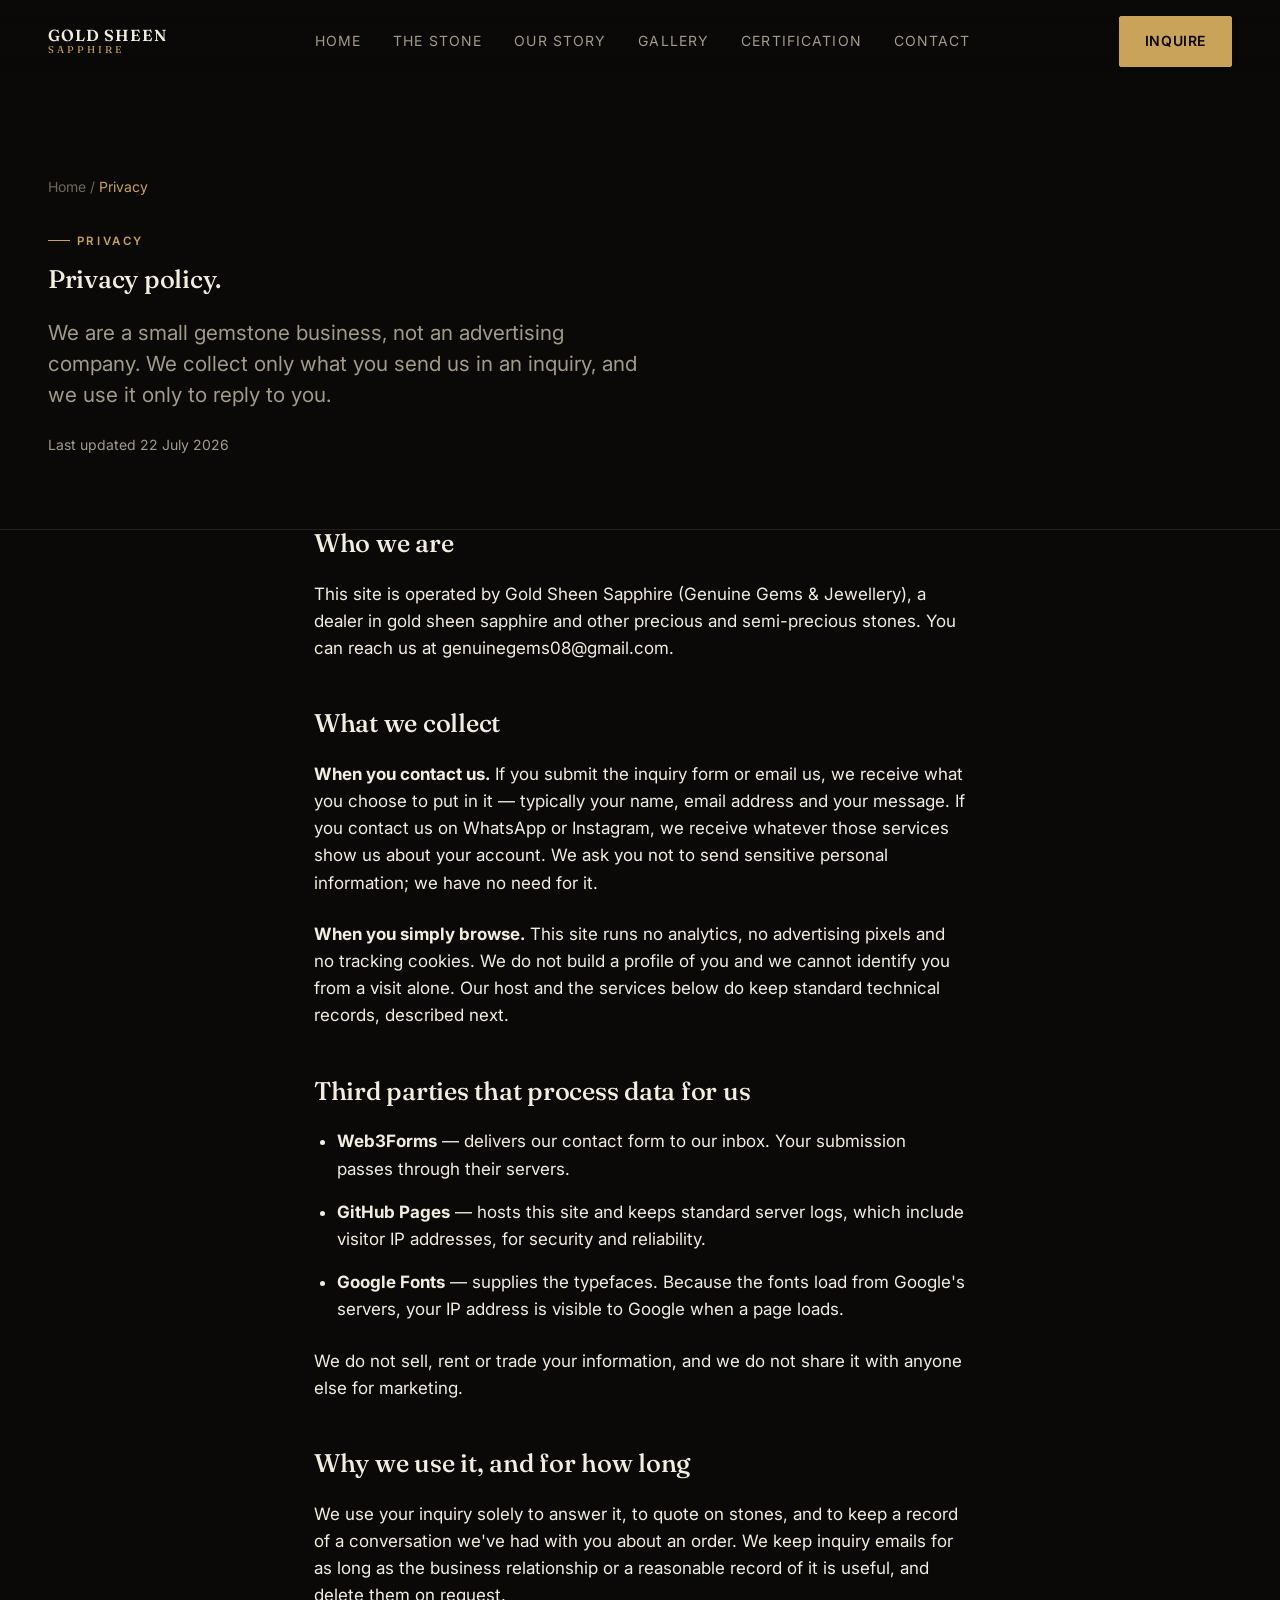
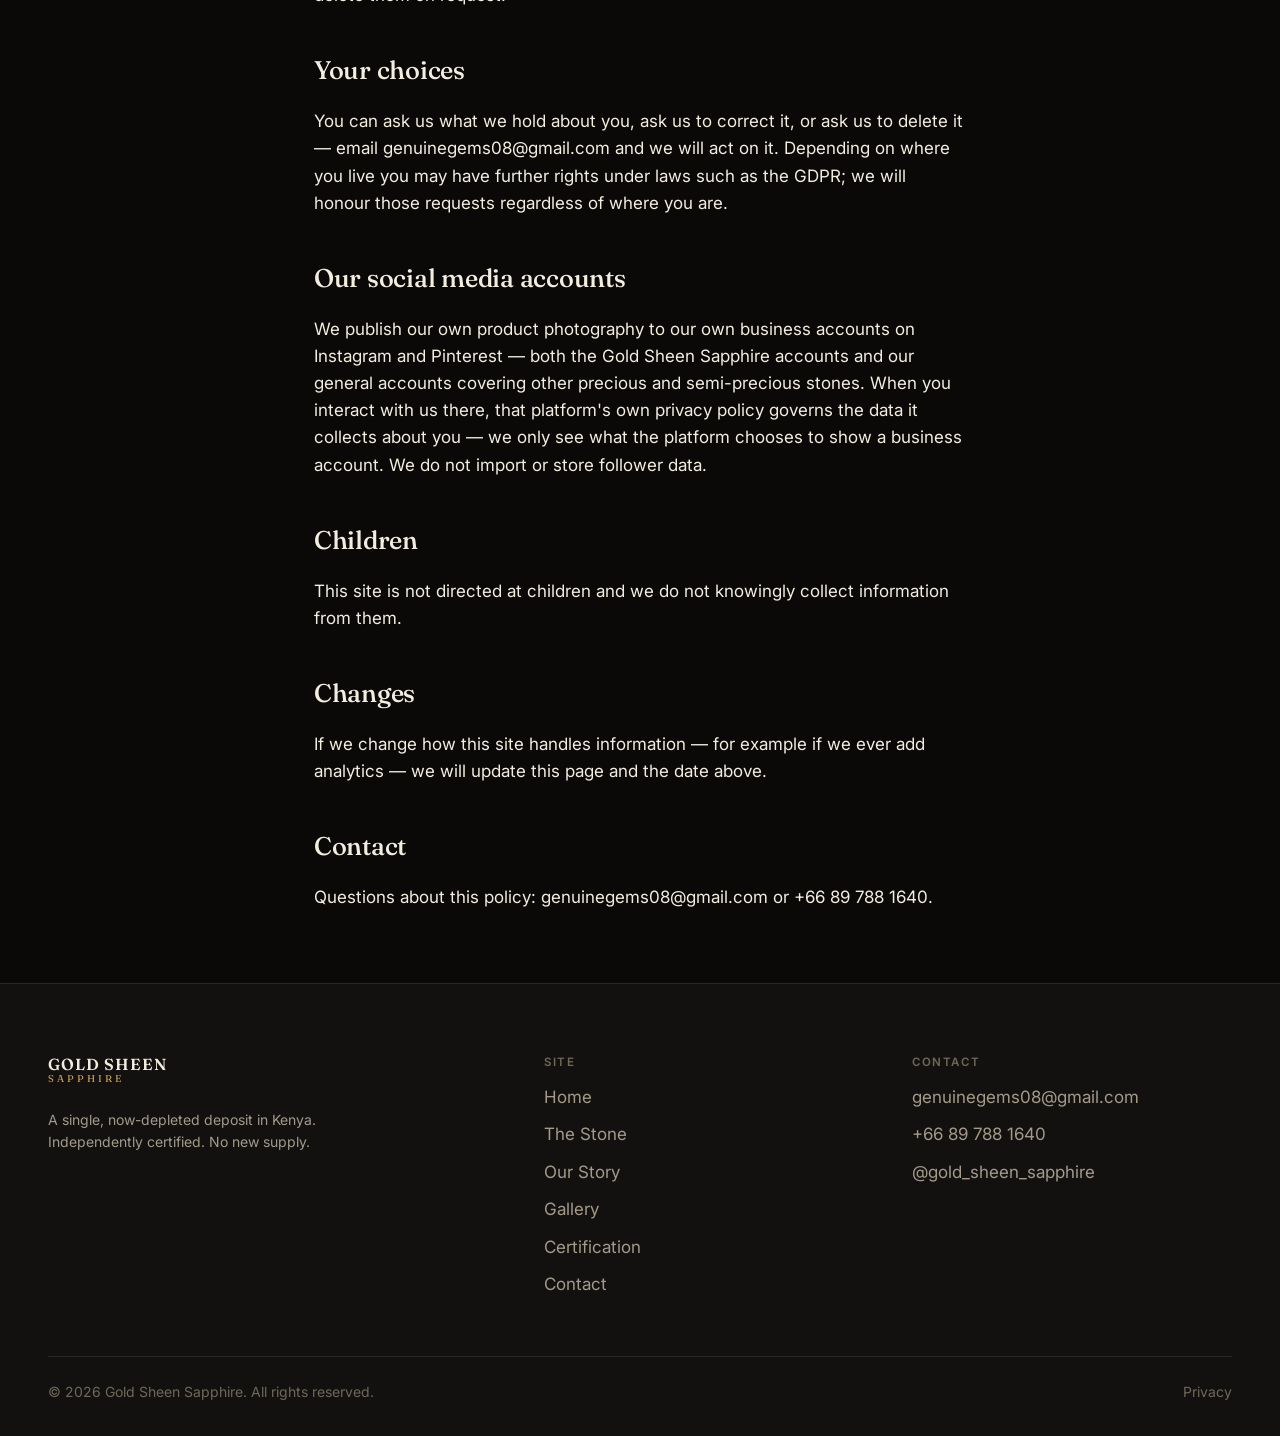
<file: privacy.html>
<!doctype html>
<html lang="en">
<head>
  <meta charset="UTF-8" />
  <meta name="viewport" content="width=device-width, initial-scale=1" />
  <title>Privacy Policy | Gold Sheen Sapphire</title>
  <meta name="description" content="How Gold Sheen Sapphire handles the information you share when you contact us or browse this site." />

  <link rel="canonical" href="https://goldsheensapphire.net/privacy.html" />

  <meta property="og:type" content="website" />
  <meta property="og:site_name" content="Gold Sheen Sapphire" />
  <meta property="og:title" content="Privacy Policy — Gold Sheen Sapphire" />
  <meta property="og:description" content="How Gold Sheen Sapphire handles the information you share when you contact us or browse this site." />
  <meta property="og:url" content="https://goldsheensapphire.net/privacy.html" />
  <meta property="og:image" content="https://goldsheensapphire.net/assets/img/stone-teardrop-white.jpg" />
  <meta name="twitter:card" content="summary_large_image" />
  <meta name="twitter:title" content="Privacy Policy — Gold Sheen Sapphire" />
  <meta name="twitter:description" content="How Gold Sheen Sapphire handles the information you share when you contact us or browse this site." />
  <meta name="twitter:image" content="https://goldsheensapphire.net/assets/img/stone-teardrop-white.jpg" />

  <link rel="icon" href="favicon.svg" type="image/svg+xml" />
  <link rel="preconnect" href="https://fonts.googleapis.com" />
  <link rel="preconnect" href="https://fonts.gstatic.com" crossorigin />
  <link href="https://fonts.googleapis.com/css2?family=Fraunces:ital,opsz,wght@0,9..144,400;0,9..144,500;0,9..144,600;1,9..144,500&family=Inter:wght@400;500;600;700&display=swap" rel="stylesheet" />
  <link rel="stylesheet" href="assets/css/styles.css" />

  <script type="application/ld+json">
  {
    "@context": "https://schema.org",
    "@type": "BreadcrumbList",
    "itemListElement": [
      { "@type": "ListItem", "position": 1, "name": "Home", "item": "https://goldsheensapphire.net/index.html" },
      { "@type": "ListItem", "position": 2, "name": "Privacy Policy", "item": "https://goldsheensapphire.net/privacy.html" }
    ]
  }
  </script>

  <!--
    This policy describes what the site ACTUALLY does as of 2026-07-22:
      - no analytics, no advertising pixels, no tracking cookies (verified: no
        gtag/GTM/fbq/hotjar/clarity anywhere in the source)
      - contact form POSTs to Web3Forms, with a mailto fallback
      - Google Fonts is loaded from Google's servers (exposes visitor IP)
      - hosted on GitHub Pages (standard server logs)
    If any of those change — especially adding analytics or an ad pixel — this
    page must be updated to match. An inaccurate privacy policy is worse than none.
  -->
</head>
<body>

  <div class="scroll-progress"></div>

  <header class="nav">
    <div class="container">
      <a href="index.html" class="brand" aria-label="Gold Sheen Sapphire home">
        <span class="brand-word"><b>Gold Sheen</b><span>Sapphire</span></span>
      </a>
      <nav class="nav-links" aria-label="Primary">
        <a href="index.html">Home</a>
        <a href="about.html">The Stone</a>
        <a href="story.html">Our Story</a>
        <a href="gallery.html">Gallery</a>
        <a href="certification.html">Certification</a>
        <a href="contact.html">Contact</a>
      </nav>
      <a href="contact.html" class="btn btn-primary nav-cta">Inquire</a>
      <button class="nav-toggle" aria-label="Open menu" aria-expanded="false">
        <span></span><span></span><span></span>
      </button>
    </div>
  </header>

  <div class="mobile-menu" id="mobile-menu">
    <a href="index.html">Home</a>
    <a href="about.html">The Stone</a>
    <a href="story.html">Our Story</a>
    <a href="gallery.html">Gallery</a>
    <a href="certification.html">Certification</a>
    <a href="contact.html">Contact</a>
  </div>

  <main id="main">

    <section class="page-hero container">
      <div class="breadcrumb"><a href="index.html">Home</a> / <span>Privacy</span></div>
      <span class="eyebrow">Privacy</span>
      <h1>Privacy policy.</h1>
      <p class="lead mt-3">We are a small gemstone business, not an advertising
        company. We collect only what you send us in an inquiry, and we use it
        only to reply to you.</p>
      <p class="text-muted mt-3" style="font-size: var(--fs-small);">Last updated 22 July 2026</p>
    </section>

    <section class="container" style="max-width: 68ch; padding-bottom: var(--space-6);">

      <h2>Who we are</h2>
      <p class="mt-3">This site is operated by Gold Sheen Sapphire (Genuine Gems
        &amp; Jewellery), a dealer in gold sheen sapphire and other precious and
        semi-precious stones. You can reach us at
        <a href="mailto:genuinegems08@gmail.com">genuinegems08@gmail.com</a>.</p>

      <h2 class="mt-5">What we collect</h2>
      <p class="mt-3"><b>When you contact us.</b> If you submit the inquiry form
        or email us, we receive what you choose to put in it — typically your
        name, email address and your message. If you contact us on WhatsApp or
        Instagram, we receive whatever those services show us about your account.
        We ask you not to send sensitive personal information; we have no need
        for it.</p>
      <p class="mt-3"><b>When you simply browse.</b> This site runs no analytics,
        no advertising pixels and no tracking cookies. We do not build a profile
        of you and we cannot identify you from a visit alone. Our host and the
        services below do keep standard technical records, described next.</p>

      <h2 class="mt-5">Third parties that process data for us</h2>
      <!-- site-wide reset removes bullets/padding from ul, so restore them here -->
      <ul class="mt-3" style="list-style: disc; padding-left: 1.35em; display: grid; gap: var(--space-2);">
        <li><b>Web3Forms</b> — delivers our contact form to our inbox. Your
          submission passes through their servers.</li>
        <li><b>GitHub Pages</b> — hosts this site and keeps standard server logs,
          which include visitor IP addresses, for security and reliability.</li>
        <li><b>Google Fonts</b> — supplies the typefaces. Because the fonts load
          from Google's servers, your IP address is visible to Google when a page
          loads.</li>
      </ul>
      <p class="mt-3">We do not sell, rent or trade your information, and we do
        not share it with anyone else for marketing.</p>

      <h2 class="mt-5">Why we use it, and for how long</h2>
      <p class="mt-3">We use your inquiry solely to answer it, to quote on stones,
        and to keep a record of a conversation we've had with you about an order.
        We keep inquiry emails for as long as the business relationship or a
        reasonable record of it is useful, and delete them on request.</p>

      <h2 class="mt-5">Your choices</h2>
      <p class="mt-3">You can ask us what we hold about you, ask us to correct it,
        or ask us to delete it — email
        <a href="mailto:genuinegems08@gmail.com">genuinegems08@gmail.com</a> and we
        will act on it. Depending on where you live you may have further rights
        under laws such as the GDPR; we will honour those requests regardless of
        where you are.</p>

      <h2 class="mt-5">Our social media accounts</h2>
      <p class="mt-3">We publish our own product photography to our own business
        accounts on Instagram and Pinterest — both the Gold Sheen Sapphire accounts
        and our general accounts covering other precious and semi-precious stones.
        When you interact with us there, that platform's
        own privacy policy governs the data it collects about you — we only see what
        the platform chooses to show a business account. We do not import or store
        follower data.</p>

      <h2 class="mt-5">Children</h2>
      <p class="mt-3">This site is not directed at children and we do not knowingly
        collect information from them.</p>

      <h2 class="mt-5">Changes</h2>
      <p class="mt-3">If we change how this site handles information — for example
        if we ever add analytics — we will update this page and the date above.</p>

      <h2 class="mt-5">Contact</h2>
      <p class="mt-3">Questions about this policy:
        <a href="mailto:genuinegems08@gmail.com">genuinegems08@gmail.com</a>
        or <a href="https://wa.me/66897881640">+66 89 788 1640</a>.</p>

    </section>

  </main>

  <footer class="footer">
    <div class="container">
      <div class="footer-grid">
        <div>
          <a href="index.html" class="brand" style="margin-bottom: var(--space-3);">
            <span class="brand-word"><b>Gold Sheen</b><span>Sapphire</span></span>
          </a>
          <p class="text-muted mt-3" style="max-width: 40ch; font-size: var(--fs-small);">
            A single, now-depleted deposit in Kenya. Independently certified.
            No new supply.
          </p>
        </div>
        <div>
          <h4>Site</h4>
          <ul class="footer-links">
            <li><a href="index.html">Home</a></li>
            <li><a href="about.html">The Stone</a></li>
            <li><a href="story.html">Our Story</a></li>
            <li><a href="gallery.html">Gallery</a></li>
            <li><a href="certification.html">Certification</a></li>
            <li><a href="contact.html">Contact</a></li>
          </ul>
        </div>
        <div>
          <h4>Contact</h4>
          <ul class="footer-links">
            <li><a href="mailto:genuinegems08@gmail.com">genuinegems08@gmail.com</a></li>
            <li><a href="https://wa.me/66897881640">+66 89 788 1640</a></li>
            <li><a href="https://instagram.com/gold_sheen_sapphire" target="_blank" rel="noopener">@gold_sheen_sapphire</a></li>
          </ul>
        </div>
      </div>
      <div class="footer-bottom">
        <span>© <span data-year></span> Gold Sheen Sapphire. All rights reserved.</span>
        <a href="privacy.html">Privacy</a>
      </div>
    </div>
  </footer>

  <script src="assets/js/main.js" defer></script>
</body>
</html>
</file>
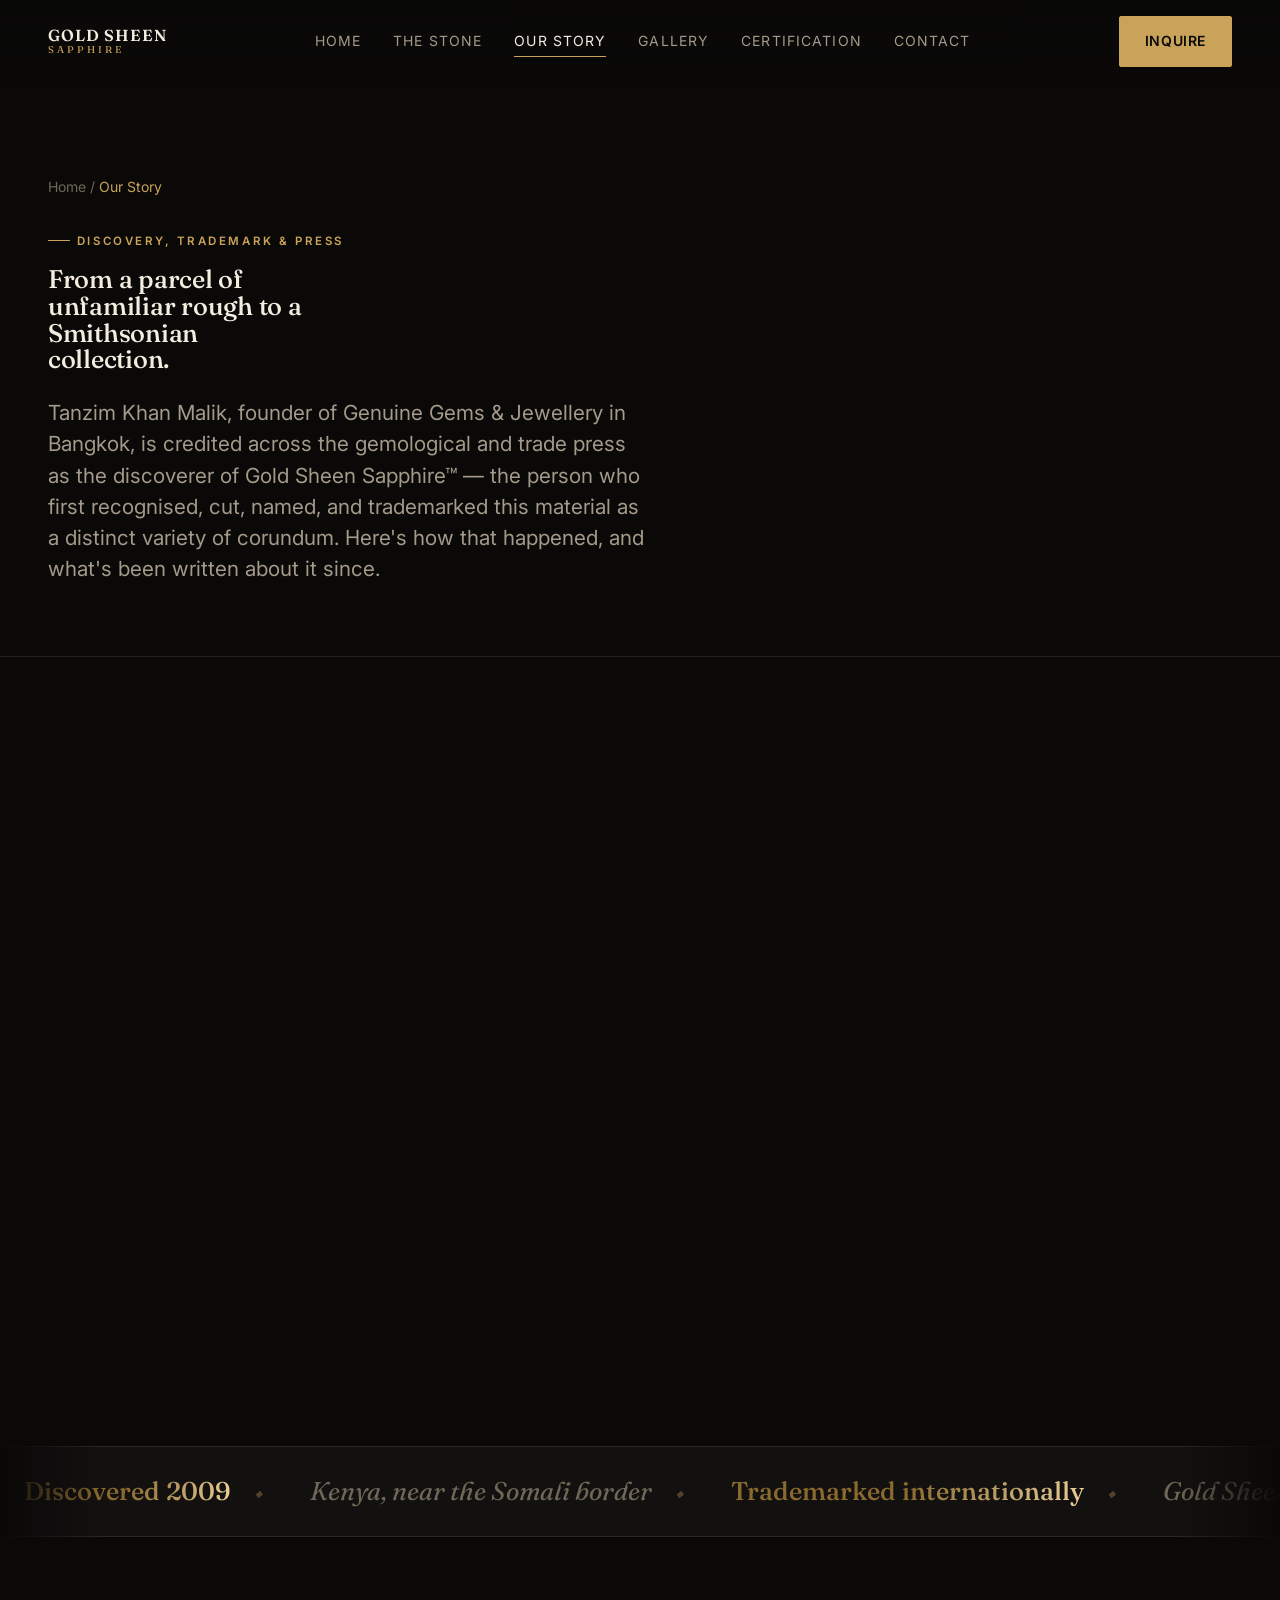
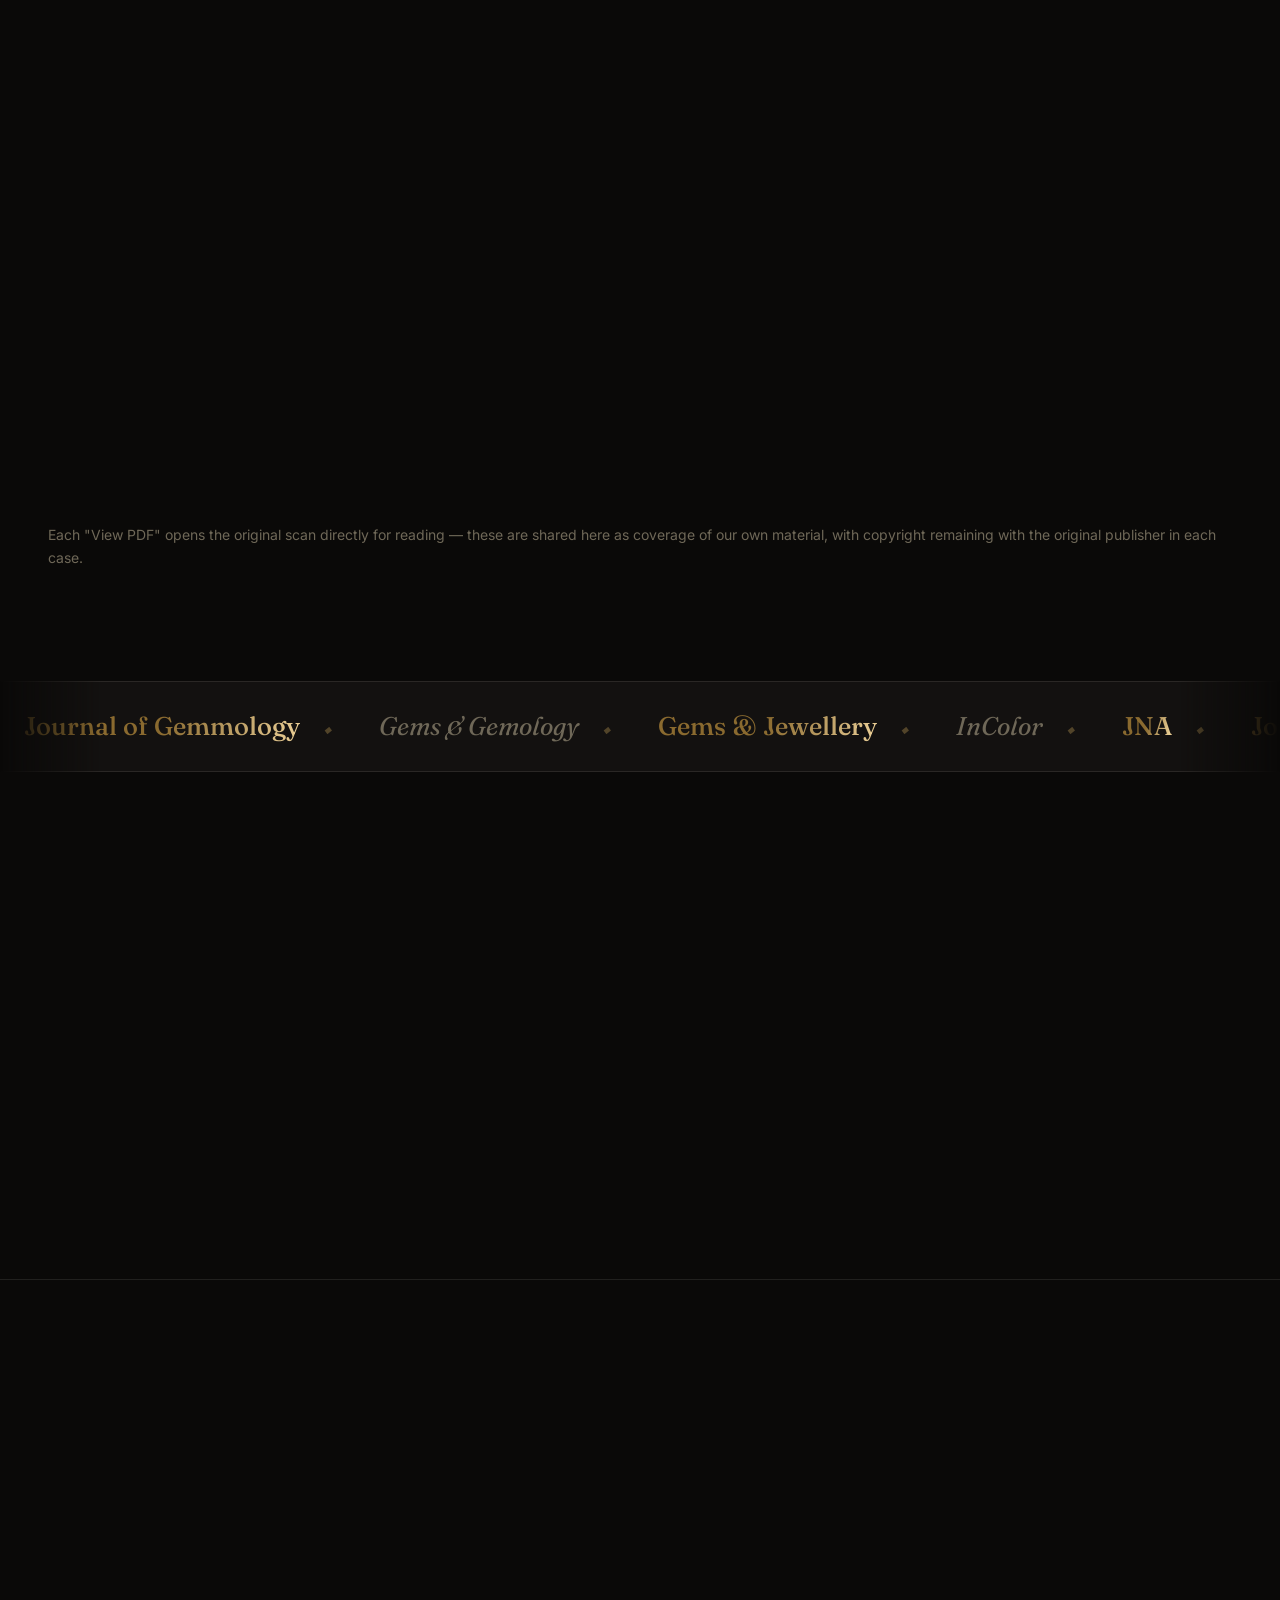
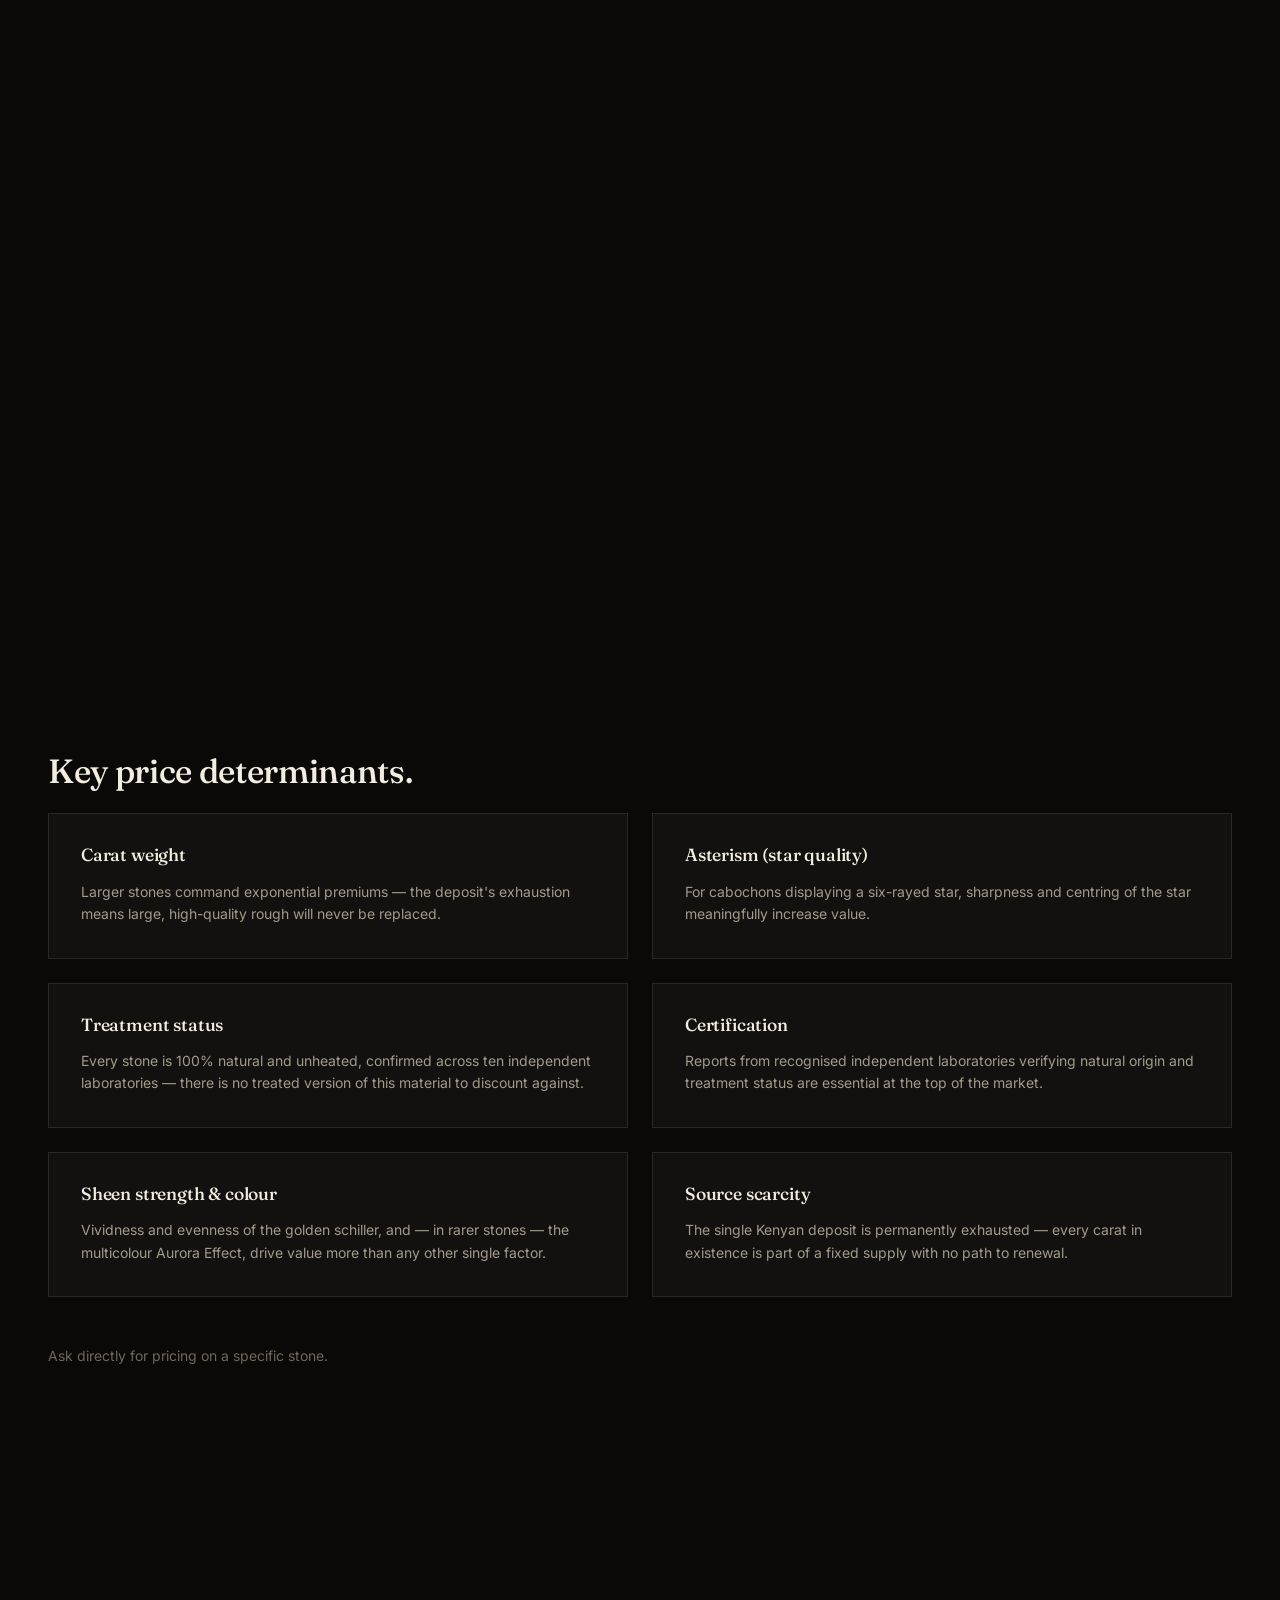
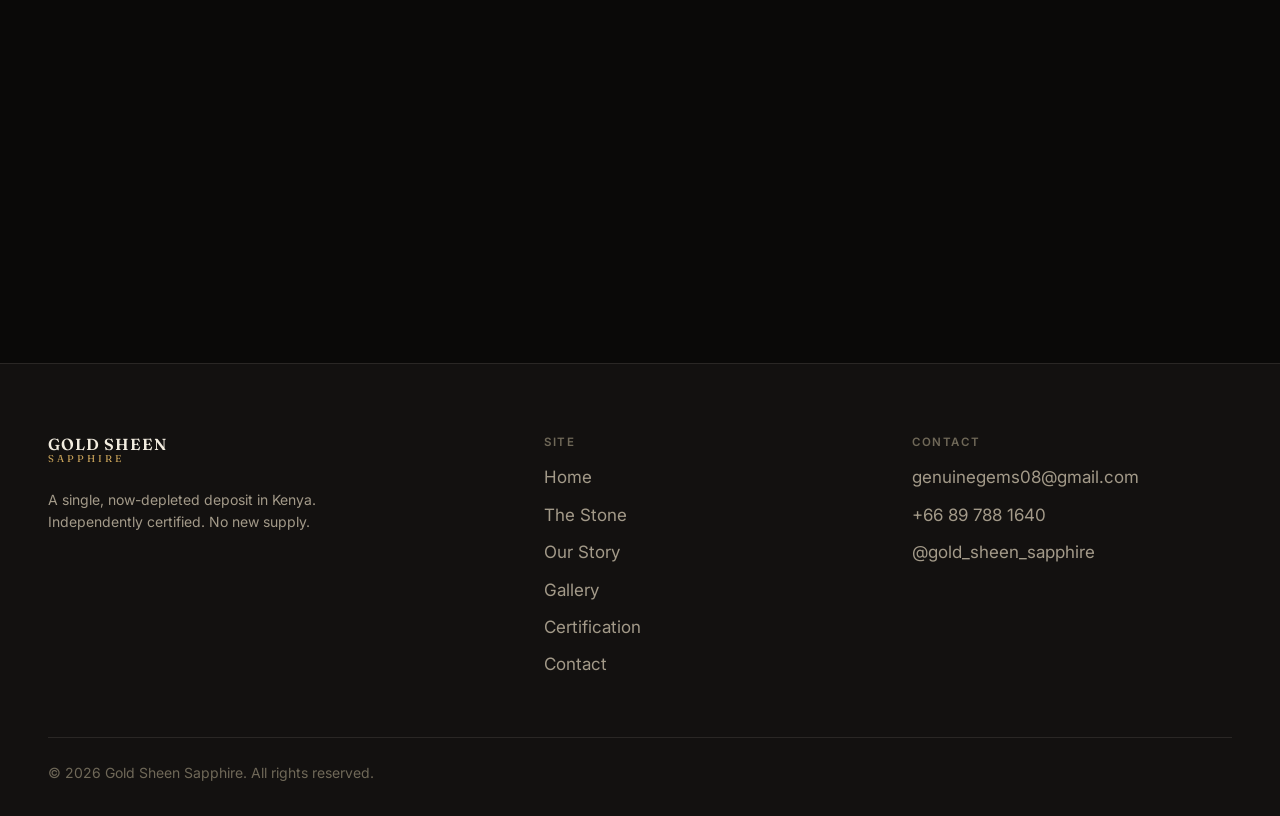
<file: story.html>
<!doctype html>
<html lang="en">
<head>
  <meta charset="UTF-8" />
  <meta name="viewport" content="width=device-width, initial-scale=1" />
  <title>Our Story — Gold Sheen Sapphire</title>
  <meta name="description" content="How Gold Sheen Sapphire™ was discovered, trademarked, registered by the Smithsonian, and covered in the gemological press — plus reported market pricing." />

  <link rel="canonical" href="https://goldsheensapphire.net/story.html" />

  <meta property="og:type" content="website" />
  <meta property="og:site_name" content="Gold Sheen Sapphire" />
  <meta property="og:title" content="Our Story — Gold Sheen Sapphire" />
  <meta property="og:description" content="From a parcel of unfamiliar rough in Bangkok to a Smithsonian collection: the discovery, trademark, and press history of Gold Sheen Sapphire™." />
  <meta property="og:url" content="https://goldsheensapphire.net/story.html" />
  <meta property="og:image" content="https://goldsheensapphire.net/assets/img/stone-hexagon-gold.jpg" />
  <meta name="twitter:card" content="summary_large_image" />
  <meta name="twitter:title" content="Our Story — Gold Sheen Sapphire" />
  <meta name="twitter:description" content="The discovery, trademark, and press history of Gold Sheen Sapphire™." />
  <meta name="twitter:image" content="https://goldsheensapphire.net/assets/img/stone-hexagon-gold.jpg" />

  <link rel="icon" href="favicon.svg" type="image/svg+xml" />
  <link rel="preconnect" href="https://fonts.googleapis.com" />
  <link rel="preconnect" href="https://fonts.gstatic.com" crossorigin />
  <link href="https://fonts.googleapis.com/css2?family=Fraunces:ital,opsz,wght@0,9..144,400;0,9..144,500;0,9..144,600;1,9..144,500&family=Inter:wght@400;500;600;700&display=swap" rel="stylesheet" />
  <link rel="stylesheet" href="assets/css/styles.css" />

  <script type="application/ld+json">
  {
    "@context": "https://schema.org",
    "@type": "BreadcrumbList",
    "itemListElement": [
      { "@type": "ListItem", "position": 1, "name": "Home", "item": "https://goldsheensapphire.net/index.html" },
      { "@type": "ListItem", "position": 2, "name": "Our Story", "item": "https://goldsheensapphire.net/story.html" }
    ]
  }
  </script>

  <!--
    Every fact and quote on this page is transcribed from the client's own
    press archive (websitecontent/Gold Sheen Sapphire-.../*.pdf) — trade and
    scientific publications covering the discovery, trademarking, and
    Smithsonian registration of Gold Sheen Sapphire(TM). Full bibliographic
    detail is in the citation cards below; copyrighted article text itself
    is not reproduced beyond short attributed quotes.
  -->
</head>
<body>

  <div class="scroll-progress"></div>

  <header class="nav">
    <div class="container">
      <a href="index.html" class="brand" aria-label="Gold Sheen Sapphire home">
        <span class="brand-word"><b>Gold Sheen</b><span>Sapphire</span></span>
      </a>
      <nav class="nav-links" aria-label="Primary">
        <a href="index.html">Home</a>
        <a href="about.html">The Stone</a>
        <a href="story.html" aria-current="page">Our Story</a>
        <a href="gallery.html">Gallery</a>
        <a href="certification.html">Certification</a>
        <a href="contact.html">Contact</a>
      </nav>
      <a href="contact.html" class="btn btn-primary nav-cta">Inquire</a>
      <button class="nav-toggle" aria-label="Open menu" aria-expanded="false">
        <span></span><span></span><span></span>
      </button>
    </div>
  </header>

  <div class="mobile-menu" id="mobile-menu">
    <a href="index.html">Home</a>
    <a href="about.html">The Stone</a>
    <a href="story.html">Our Story</a>
    <a href="gallery.html">Gallery</a>
    <a href="certification.html">Certification</a>
    <a href="contact.html">Contact</a>
  </div>

  <main id="main">

    <section class="page-hero container">
      <div class="breadcrumb"><a href="index.html">Home</a> / <span>Our Story</span></div>
      <span class="eyebrow">Discovery, trademark &amp; press</span>
      <h1>From a parcel of unfamiliar rough to a Smithsonian collection.</h1>
      <p class="lead mt-3">Tanzim Khan Malik, founder of Genuine Gems &amp;
        Jewellery in Bangkok, is credited across the gemological and trade
        press as the discoverer of Gold Sheen Sapphire™ — the person who
        first recognised, cut, named, and trademarked this material as a
        distinct variety of corundum. Here's how that happened, and what's
        been written about it since.</p>
    </section>

    <!-- ============ DISCOVERY ============ -->
    <section class="section container">
      <div class="grid grid-2" style="gap: var(--space-6); align-items: start;">
        <div class="reveal">
          <span class="eyebrow">I. The discovery</span>
          <h2 class="mt-2">"They didn't look like much. I was intrigued."</h2>
          <p class="mt-3 text-muted">
            In 2009, with thirty years already in the gem trade and a shop
            in Bangkok's Silom district, Tanzim Khan was approached by a
            dealer offering a parcel of rough stones from a remote part of
            Kenya, near the Somali border. At first glance they didn't look
            like much — dark, opaque material, unlike any sapphire he'd
            handled before.
          </p>
          <p class="mt-3 text-muted">
            Over several days of experimenting with cutting angles, the
            right orientation revealed something no one had catalogued in
            sapphire before: a golden adularescence, moving across the
            stone's surface as it turned in the light. Convinced there was
            something genuinely new here, Khan went on to help finance the
            remaining mining operation and purchased its production.
          </p>
        </div>
        <div class="reveal" data-reveal-delay="100">
          <div class="card">
            <span class="pill">2009 — 2014</span>
            <p class="mt-3 text-muted" style="font-size: var(--fs-small);">
              By 2014, the deposit was exhausted. No further rough has
              entered the market since — what was mined in those five years
              is the entire supply that will ever exist.
            </p>
          </div>
          <div class="card mt-3">
            <span class="pill">The name</span>
            <p class="mt-3 text-muted" style="font-size: var(--fs-small);">
              Khan named the material for its defining feature and
              registered "Gold Sheen™" as an international trademark.
            </p>
          </div>
          <div class="card mt-3">
            <span class="pill">Rarity, under study</span>
            <p class="mt-3 text-muted" style="font-size: var(--fs-small);">
              Independent research into the rarity of Gold Sheen Sapphire is
              underway, with findings expected to be published in the
              coming months.
            </p>
          </div>
        </div>
      </div>
    </section>

    <div class="marquee" aria-hidden="true">
      <div class="marquee-track">
        <span class="marquee-item"><b>Discovered 2009</b></span>
        <span class="marquee-item">Kenya, near the Somali border</span>
        <span class="marquee-item"><b>Trademarked internationally</b></span>
        <span class="marquee-item">Gold Sheen™</span>
      </div>
    </div>

    <!-- ============ SMITHSONIAN ============ -->
    <section class="section container">
      <div class="section-head reveal">
        <span class="eyebrow">II. Recognition</span>
        <h2>Registered by the Smithsonian.</h2>
      </div>
      <div class="grid grid-2" style="gap: var(--space-6); align-items: center;">
        <div class="reveal">
          <p class="lead">
            Before bringing the gems to market, Khan had them examined by
            laboratories across the gemological trade — GIA, AIGS, GIT, TGL,
            GRS, Lotus Gemology, AGL, SSEF, ICA GemLab, and IGL among them.
            Every result confirmed the same thing: a natural, untreated
            species of sapphire exhibiting a golden sheen not previously
            documented in corundum.
          </p>
          <p class="text-muted mt-3">
            In 2018, at the AGTA GemFair in Tucson, the Smithsonian
            Institution's National Gem and Mineral Collection registered
            Gold Sheen™ as a new variety of corundum and added a sample to
            its permanent collection — photographed there with curator
            Jeffrey Post.
          </p>
        </div>
        <figure class="reveal" data-reveal-delay="100" style="margin:0;">
          <div class="gallery-item" style="aspect-ratio: 4/5;">
            <img src="assets/img/stone-hexagon-gold.jpg" alt="Polished gold sheen sapphire cabochon in a hexagonal cut" loading="lazy" />
          </div>
        </figure>
      </div>
    </section>

    <!-- ============ PRESS ============ -->
    <section class="section container" style="border-top: 1px solid var(--hairline);">
      <div class="section-head reveal">
        <span class="eyebrow">III. In the press</span>
        <h2>Covered in the trade and scientific literature.</h2>
        <p class="lead mt-3">Since 2015, Gold Sheen™ sapphire has been the
          subject of peer-reviewed gemological research and trade-press
          features. A selection:</p>
      </div>
      <div class="grid grid-3">
        <div class="card-lab reveal">
          <a href="assets/press/journal-of-gemmology-2015.pdf" target="_blank" rel="noopener" style="text-decoration:none; color:inherit;">
            <span class="lab-name" style="font-size: 1.3rem;">Journal of Gemmology</span>
          </a>
          <p class="lab-desc">Bui, Deliousi, Malik &amp; Corte, "From exsolution to 'Gold Sheen': A new variety of corundum," Vol. 34, No. 8, 2015 — the first comprehensive scientific study.</p>
          <a href="assets/press/journal-of-gemmology-2015.pdf" target="_blank" rel="noopener" class="pill" style="margin-top:auto;">View PDF <svg width="11" height="11" viewBox="0 0 16 16" fill="none" style="margin-left:0.3em;"><path d="M3 8h10M9 4l4 4-4 4" stroke="currentColor" stroke-width="1.6"/></svg></a>
        </div>
        <div class="card-lab reveal" data-reveal-delay="60">
          <a href="assets/press/gems-and-gemology-winter-2016.pdf" target="_blank" rel="noopener" style="text-decoration:none; color:inherit;">
            <span class="lab-name" style="font-size: 1.3rem;">Gems &amp; Gemology</span>
          </a>
          <p class="lab-desc">GIA, "Update on Spectroscopy of 'Gold Sheen' Sapphires," Winter 2016, Vol. 52, No. 4 — laboratory analysis of 14 stones.</p>
          <a href="assets/press/gems-and-gemology-winter-2016.pdf" target="_blank" rel="noopener" class="pill" style="margin-top:auto;">View PDF <svg width="11" height="11" viewBox="0 0 16 16" fill="none" style="margin-left:0.3em;"><path d="M3 8h10M9 4l4 4-4 4" stroke="currentColor" stroke-width="1.6"/></svg></a>
        </div>
        <div class="card-lab reveal" data-reveal-delay="120">
          <a href="assets/press/gems-and-gemology-summer-2018.pdf" target="_blank" rel="noopener" style="text-decoration:none; color:inherit;">
            <span class="lab-name" style="font-size: 1.3rem;">Gems &amp; Gemology</span>
          </a>
          <p class="lab-desc">GIA Gem News International, "Update on trace-element chemical characteristics of golden sheen sapphire," Summer 2018, Vol. 54 — 23 stones analysed at GIA Tokyo.</p>
          <a href="assets/press/gems-and-gemology-summer-2018.pdf" target="_blank" rel="noopener" class="pill" style="margin-top:auto;">View PDF <svg width="11" height="11" viewBox="0 0 16 16" fill="none" style="margin-left:0.3em;"><path d="M3 8h10M9 4l4 4-4 4" stroke="currentColor" stroke-width="1.6"/></svg></a>
        </div>
        <div class="card-lab reveal">
          <a href="assets/press/gems-and-jewellery-winter-2018.pdf" target="_blank" rel="noopener" style="text-decoration:none; color:inherit;">
            <span class="lab-name" style="font-size: 1.3rem;">Gems &amp; Jewellery</span>
          </a>
          <p class="lab-desc">Gem-A, "Shimmering Sapphires" by Thanh Nhan Bui, Winter 2018, Vol. 27, No. 4 — cover feature exploring colour, transparency, and value.</p>
          <a href="assets/press/gems-and-jewellery-winter-2018.pdf" target="_blank" rel="noopener" class="pill" style="margin-top:auto;">View PDF <svg width="11" height="11" viewBox="0 0 16 16" fill="none" style="margin-left:0.3em;"><path d="M3 8h10M9 4l4 4-4 4" stroke="currentColor" stroke-width="1.6"/></svg></a>
        </div>
        <div class="card-lab reveal" data-reveal-delay="60">
          <a href="assets/press/incolor-summer-2018.pdf" target="_blank" rel="noopener" style="text-decoration:none; color:inherit;">
            <span class="lab-name" style="font-size: 1.3rem;">InColor</span>
          </a>
          <p class="lab-desc">ICA, "Gold Sheen Sapphires — From Gold Mine to Market" by Cynthia Unninayar, Summer 2018, Issue 38.</p>
          <a href="assets/press/incolor-summer-2018.pdf" target="_blank" rel="noopener" class="pill" style="margin-top:auto;">View PDF <svg width="11" height="11" viewBox="0 0 16 16" fill="none" style="margin-left:0.3em;"><path d="M3 8h10M9 4l4 4-4 4" stroke="currentColor" stroke-width="1.6"/></svg></a>
        </div>
        <div class="card-lab reveal" data-reveal-delay="120">
          <a href="assets/press/git-proceedings.pdf" target="_blank" rel="noopener" style="text-decoration:none; color:inherit;">
            <span class="lab-name" style="font-size: 1.3rem;">GIT Proceedings</span>
          </a>
          <p class="lab-desc">Narudeesombat et al., "Golden Sheen and Non-Sheen Sapphires from Kenya," Gem and Jewelry Institute of Thailand — inclusion and spectroscopy study.</p>
          <a href="assets/press/git-proceedings.pdf" target="_blank" rel="noopener" class="pill" style="margin-top:auto;">View PDF <svg width="11" height="11" viewBox="0 0 16 16" fill="none" style="margin-left:0.3em;"><path d="M3 8h10M9 4l4 4-4 4" stroke="currentColor" stroke-width="1.6"/></svg></a>
        </div>
        <div class="card-lab reveal">
          <a href="assets/press/jna-may-jun-2020.pdf" target="_blank" rel="noopener" style="text-decoration:none; color:inherit;">
            <span class="lab-name" style="font-size: 1.3rem;">JNA</span>
          </a>
          <p class="lab-desc">Jewellery News Asia, "The Gleam of Gold Sheen™ Sapphires" by Cynthia Unninayar, May/Jun 2020, Issue #421.</p>
          <a href="assets/press/jna-may-jun-2020.pdf" target="_blank" rel="noopener" class="pill" style="margin-top:auto;">View PDF <svg width="11" height="11" viewBox="0 0 16 16" fill="none" style="margin-left:0.3em;"><path d="M3 8h10M9 4l4 4-4 4" stroke="currentColor" stroke-width="1.6"/></svg></a>
        </div>
        <div class="card-lab reveal" data-reveal-delay="60">
          <a href="assets/press/gemscene-revisiting.pdf" target="_blank" rel="noopener" style="text-decoration:none; color:inherit;">
            <span class="lab-name" style="font-size: 1.3rem;">GemScene</span>
          </a>
          <p class="lab-desc">"Gold Sheen Sapphires — Revisiting This New Species" by Cynthia Unninayar — a look back six years after market entry.</p>
          <a href="assets/press/gemscene-revisiting.pdf" target="_blank" rel="noopener" class="pill" style="margin-top:auto;">View PDF <svg width="11" height="11" viewBox="0 0 16 16" fill="none" style="margin-left:0.3em;"><path d="M3 8h10M9 4l4 4-4 4" stroke="currentColor" stroke-width="1.6"/></svg></a>
        </div>
      </div>
      <p class="text-faint mt-3" style="font-size: var(--fs-small);">
        Each "View PDF" opens the original scan directly for reading — these
        are shared here as coverage of our own material, with copyright
        remaining with the original publisher in each case.
      </p>
    </section>

    <div class="marquee" aria-hidden="true">
      <div class="marquee-track">
        <span class="marquee-item"><b>Journal of Gemmology</b></span>
        <span class="marquee-item">Gems &amp; Gemology</span>
        <span class="marquee-item"><b>Gems &amp; Jewellery</b></span>
        <span class="marquee-item">InColor</span>
        <span class="marquee-item"><b>JNA</b></span>
      </div>
    </div>

    <!-- ============ WORN BY ============ -->
    <section class="section container">
      <div class="section-head reveal">
        <span class="eyebrow">IV. Worn &amp; recognised</span>
        <h2>Set by designers, worn on the awards stage.</h2>
      </div>
      <div class="grid grid-2" style="gap: var(--space-6); align-items: start;">
        <div class="reveal">
          <p class="lead">
            Since appearing at gem shows in Bangkok, Hong Kong, and Tucson,
            Gold Sheen™ sapphire has been set by David Yurman and featured
            in pieces by John Hardy and designer Brenda Smith.
          </p>
        </div>
        <div class="reveal" data-reveal-delay="100">
          <div class="card" style="border-color: var(--gold-line);">
            <span class="pill">AGTA Savor Silver Award</span>
            <p class="mt-3 text-muted" style="font-size: var(--fs-small);">
              A Gold Sheen™ sapphire ring by William Travis Designs won the
              American Gem Trade Association's Savor Silver Award for Men's
              Jewelry.
            </p>
          </div>
        </div>
      </div>
    </section>

    <!-- ============ MARKET VALUE ============ -->
    <section class="section container" style="border-top: 1px solid var(--hairline);">
      <div class="section-head reveal">
        <span class="eyebrow">V. Pricing</span>
        <h2>Pricing.</h2>
        <p class="lead mt-3">
          Gold Sheen Sapphire™ prices generally range from US$800 to
          over US$5,000 per carat for good-to-rare qualities, while
          extremely rare pieces start at US$6,000 and may go up to
          US$25,000 per carat and beyond — a reflection of a
          single, closed source that will never be replenished.
        </p>
      </div>

      <div class="grid grid-2">
        <div class="feature reveal">
          <span class="num">I.</span>
          <h3>Good / Very Good Grade</h3>
          <p class="text-muted" style="font-size: var(--fs-small); margin-bottom: var(--space-2);">US$800 – 1,200 / carat</p>
          <p>The most accessible entry into a genuine, natural Gold Sheen Sapphire™ — a visible golden sheen with modest transparency or size. Still drawn from the same single Kenyan deposit that stopped producing in 2014.</p>
        </div>
        <div class="feature reveal" data-reveal-delay="90">
          <span class="num">II.</span>
          <h3>Fine to extra fine</h3>
          <p class="text-muted" style="font-size: var(--fs-small); margin-bottom: var(--space-2);">US$1,000 – 3,000 / carat</p>
          <p>The entry point for genuinely collectible material — a clear, well-formed golden sheen with decent transparency. Even at this tier, every stone is drawn from a deposit that stopped producing in 2014.</p>
        </div>
        <div class="feature reveal">
          <span class="num">III.</span>
          <h3>Rare</h3>
          <p class="text-muted" style="font-size: var(--fs-small); margin-bottom: var(--space-2);">US$3,500 – 5,000 / carat</p>
          <p>Stronger, more evenly distributed sheen across the stone, better size, or the first hints of secondary color — the "Aurora Effect" flashes of blue or green layered over the gold — that most stones don't show.</p>
        </div>
        <div class="feature reveal" data-reveal-delay="90">
          <span class="num">IV.</span>
          <h3>Extremely rare</h3>
          <p class="text-muted" style="font-size: var(--fs-small); margin-bottom: var(--space-2);">from US$6,000 / carat — may go up to US$25,000 and beyond</p>
          <p>Exceptional clarity paired with a vivid, uniform sheen, typically in larger carat weights. This is the tier sought by serious collectors and institutions, and increasingly acquired as investment pieces given the deposit's permanent closure — the same caliber of material the Smithsonian added to its permanent collection.</p>
        </div>
      </div>

      <div class="mt-6">
        <h3 style="font-size: var(--fs-h3);">Key price determinants.</h3>
        <div class="grid grid-2 mt-3">
          <ul class="stack" style="gap: var(--space-3);">
            <li class="feature">
              <h3 style="font-size: 1.1rem;">Carat weight</h3>
              <p class="text-muted" style="font-size: var(--fs-small);">Larger stones command exponential premiums — the deposit's exhaustion means large, high-quality rough will never be replaced.</p>
            </li>
            <li class="feature">
              <h3 style="font-size: 1.1rem;">Treatment status</h3>
              <p class="text-muted" style="font-size: var(--fs-small);">Every stone is 100% natural and unheated, confirmed across ten independent laboratories — there is no treated version of this material to discount against.</p>
            </li>
            <li class="feature">
              <h3 style="font-size: 1.1rem;">Sheen strength &amp; colour</h3>
              <p class="text-muted" style="font-size: var(--fs-small);">Vividness and evenness of the golden schiller, and — in rarer stones — the multicolour Aurora Effect, drive value more than any other single factor.</p>
            </li>
          </ul>
          <ul class="stack" style="gap: var(--space-3);">
            <li class="feature">
              <h3 style="font-size: 1.1rem;">Asterism (star quality)</h3>
              <p class="text-muted" style="font-size: var(--fs-small);">For cabochons displaying a six-rayed star, sharpness and centring of the star meaningfully increase value.</p>
            </li>
            <li class="feature">
              <h3 style="font-size: 1.1rem;">Certification</h3>
              <p class="text-muted" style="font-size: var(--fs-small);">Reports from recognised independent laboratories verifying natural origin and treatment status are essential at the top of the market.</p>
            </li>
            <li class="feature">
              <h3 style="font-size: 1.1rem;">Source scarcity</h3>
              <p class="text-muted" style="font-size: var(--fs-small);">The single Kenyan deposit is permanently exhausted — every carat in existence is part of a fixed supply with no path to renewal.</p>
            </li>
          </ul>
        </div>
      </div>

      <p class="text-faint mt-5" style="font-size: var(--fs-small);">
        Ask directly for pricing on a specific stone.
      </p>
    </section>

    <section class="section container" style="padding-top:0;">
      <div class="card reveal" style="padding: var(--space-6); text-align:center; border-color: var(--gold-line);">
        <h2 style="font-size: var(--fs-h2);">Ask about a specific stone.</h2>
        <p class="lead mt-3" style="margin-inline:auto; text-align:center;">
          Send carat range, colour, or cut preference and we'll follow up
          with current availability and pricing.
        </p>
        <a href="contact.html" class="btn btn-primary mt-4">Start an inquiry</a>
      </div>
    </section>

  </main>

  <footer class="footer">
    <div class="container">
      <div class="footer-grid">
        <div>
          <a href="index.html" class="brand" style="margin-bottom: var(--space-3);">
            <span class="brand-word"><b>Gold Sheen</b><span>Sapphire</span></span>
          </a>
          <p class="text-muted mt-3" style="max-width: 40ch; font-size: var(--fs-small);">
            A single, now-depleted deposit in Kenya. Independently certified.
            No new supply.
          </p>
        </div>
        <div>
          <h4>Site</h4>
          <ul class="footer-links">
            <li><a href="index.html">Home</a></li>
            <li><a href="about.html">The Stone</a></li>
            <li><a href="story.html">Our Story</a></li>
            <li><a href="gallery.html">Gallery</a></li>
            <li><a href="certification.html">Certification</a></li>
            <li><a href="contact.html">Contact</a></li>
          </ul>
        </div>
        <div>
          <h4>Contact</h4>
          <ul class="footer-links">
            <li><a href="mailto:genuinegems08@gmail.com">genuinegems08@gmail.com</a></li>
            <li><a href="https://wa.me/66897881640">+66 89 788 1640</a></li>
            <li><a href="https://instagram.com/gold_sheen_sapphire" target="_blank" rel="noopener">@gold_sheen_sapphire</a></li>
          </ul>
        </div>
      </div>
      <div class="footer-bottom">
        <span>© <span data-year></span> Gold Sheen Sapphire. All rights reserved.</span>
      </div>
    </div>
  </footer>

  <script src="assets/js/main.js" defer></script>
</body>
</html>
</file>
<file: assets/css/styles.css>
/* ==========================================================================
   Gold Sheen Sapphire — Design System
   Display: Fraunces (editorial serif, high optical contrast)
   Body/UI: Inter
   Palette: near-black ground, warm ivory ink, metallic gold accent,
            deep navy drawn from the stone's own body colour.
   ========================================================================== */

:root {
  /* Ground */
  --bg: #0a0908;
  --bg-elevated: #131110;
  --bg-elevated-2: #1a1714;

  /* Ink */
  --ink: #f3ede0;
  --ink-muted: #a39a89;
  --ink-faint: #6f6858;

  /* Accent — gold */
  --gold-deep: #8a6a2f;
  --gold: #c9a35a;
  --gold-bright: #e9cd94;

  /* Accent — navy (from the stone's body colour) */
  --navy: #12182b;
  --navy-light: #232c46;

  /* Lines */
  --hairline: rgba(243, 237, 224, 0.1);
  --hairline-strong: rgba(243, 237, 224, 0.22);
  --gold-line: rgba(201, 163, 90, 0.35);

  /* Semantic */
  --danger: #c96a4f;
  --success: #7fa87a;

  /* Type scale */
  --fs-eyebrow: 0.72rem;
  --fs-small: 0.875rem;
  --fs-body: 1.0625rem;
  --fs-lead: 1.3rem;
  --fs-h3: clamp(1.5rem, 1.2rem + 1.2vw, 2.1rem);
  --fs-h2: clamp(2.1rem, 1.6rem + 2.2vw, 3.4rem);
  --fs-h1: clamp(2.8rem, 1.9rem + 4vw, 5.2rem);
  --fs-display: clamp(3.4rem, 2rem + 6.5vw, 7.5rem);

  /* Spacing (8pt scale, marketing density) */
  --space-1: 0.5rem;
  --space-2: 1rem;
  --space-3: 1.5rem;
  --space-4: 2rem;
  --space-5: 3rem;
  --space-6: 4.5rem;
  --space-7: 7rem;
  --space-8: 10rem;

  /* Motion */
  --ease-out: cubic-bezier(0.16, 1, 0.3, 1);
  --ease-in-out: cubic-bezier(0.65, 0, 0.35, 1);
  --dur-fast: 180ms;
  --dur-med: 320ms;

  --container: 1320px;
  --z-nav: 100;
  --z-overlay: 200;
}

/* ---------- Reset ---------- */
*,
*::before,
*::after {
  box-sizing: border-box;
}

html {
  scroll-behavior: smooth;
}

@media (prefers-reduced-motion: reduce) {
  html {
    scroll-behavior: auto;
  }
  *,
  *::before,
  *::after {
    animation-duration: 0.001ms !important;
    animation-iteration-count: 1 !important;
    transition-duration: 0.001ms !important;
    scroll-behavior: auto !important;
  }
}

body {
  margin: 0;
  background: var(--bg);
  color: var(--ink);
  font-family: "Inter", -apple-system, BlinkMacSystemFont, "Segoe UI", sans-serif;
  font-size: var(--fs-body);
  line-height: 1.6;
  -webkit-font-smoothing: antialiased;
  overflow-x: hidden;
  animation: page-fade-in 700ms var(--ease-out) both;
}

@keyframes page-fade-in {
  from { opacity: 0; }
  to { opacity: 1; }
}

@media (prefers-reduced-motion: reduce) {
  body { animation: none; }
}

img {
  max-width: 100%;
  display: block;
}

main img {
  opacity: 0;
  transition: opacity 600ms var(--ease-out);
}

main img.is-loaded {
  opacity: 1;
}

@media (prefers-reduced-motion: reduce) {
  main img {
    opacity: 1;
    transition: none;
  }
}

a {
  color: inherit;
  text-decoration: none;
}

h1, h2, h3, h4 {
  font-family: "Fraunces", Georgia, serif;
  font-weight: 500;
  line-height: 1.05;
  margin: 0;
  letter-spacing: -0.01em;
}

p {
  margin: 0;
}

button {
  font-family: inherit;
  background: none;
  border: none;
  color: inherit;
  cursor: pointer;
}

ul {
  margin: 0;
  padding: 0;
  list-style: none;
}

input, textarea, select {
  font-family: inherit;
  font-size: inherit;
  color: inherit;
}

::selection {
  background: var(--gold);
  color: var(--bg);
}

/* ---------- Layout utilities ---------- */
.container {
  width: 100%;
  max-width: var(--container);
  margin-inline: auto;
  padding-inline: var(--space-3);
}

@media (min-width: 768px) {
  .container {
    padding-inline: var(--space-5);
  }
}

.section {
  padding-block: var(--space-7);
  position: relative;
}

.section--tight {
  padding-block: var(--space-6);
}

.grid {
  display: grid;
  gap: var(--space-3);
}

@media (min-width: 900px) {
  .grid-2 { grid-template-columns: repeat(2, 1fr); }
  .grid-3 { grid-template-columns: repeat(3, 1fr); }
  .grid-12 { grid-template-columns: repeat(12, 1fr); }
}

.stack { display: flex; flex-direction: column; }
.row { display: flex; align-items: center; }
.row-between { display: flex; align-items: center; justify-content: space-between; }

/* ---------- Type helpers ---------- */
.eyebrow {
  font-family: "Inter", sans-serif;
  font-size: var(--fs-eyebrow);
  letter-spacing: 0.22em;
  text-transform: uppercase;
  color: var(--gold);
  display: inline-flex;
  align-items: center;
  gap: 0.6em;
  font-weight: 600;
}

.eyebrow::before {
  content: "";
  width: 22px;
  height: 1px;
  background: var(--gold);
  display: inline-block;
}

.eyebrow--center {
  justify-content: center;
}

.lead {
  font-size: var(--fs-lead);
  color: var(--ink-muted);
  font-weight: 400;
  line-height: 1.5;
  max-width: 46ch;
}

.serif-italic {
  font-style: italic;
  color: var(--gold-bright);
}

.text-muted { color: var(--ink-muted); }
.text-faint { color: var(--ink-faint); }

/* ---------- Buttons ---------- */
.btn {
  display: inline-flex;
  align-items: center;
  gap: 0.6em;
  padding: 0.95em 1.8em;
  font-size: var(--fs-small);
  font-weight: 600;
  letter-spacing: 0.04em;
  text-transform: uppercase;
  border: 1px solid var(--hairline-strong);
  border-radius: 2px;
  position: relative;
  overflow: hidden;
  transition: border-color var(--dur-fast) var(--ease-out), background var(--dur-fast) var(--ease-out), color var(--dur-fast) var(--ease-out), transform var(--dur-fast) var(--ease-out);
  white-space: nowrap;
}

.btn:hover {
  transform: translateY(-1px);
}

.btn-primary {
  background: var(--gold);
  border-color: var(--gold);
  color: var(--bg);
}

.btn-primary:hover {
  background: var(--gold-bright);
  border-color: var(--gold-bright);
}

.btn-ghost {
  color: var(--ink);
  border-color: var(--hairline-strong);
}

.btn-ghost:hover {
  border-color: var(--gold);
  color: var(--gold-bright);
}

.btn svg {
  width: 14px;
  height: 14px;
  transition: transform var(--dur-fast) var(--ease-out);
}

.btn:hover svg {
  transform: translateX(3px);
}

/* ---------- Scroll progress ---------- */
.scroll-progress {
  position: fixed;
  top: 0;
  left: 0;
  height: 2px;
  width: 0%;
  z-index: 101;
  background: linear-gradient(90deg, var(--gold-deep), var(--gold), var(--gold-bright));
  box-shadow: 0 0 8px rgba(233, 205, 148, 0.5);
  transition: width 80ms linear;
}

@media (prefers-reduced-motion: reduce) {
  .scroll-progress { transition: none; }
}

/* ---------- Nav ---------- */
.nav {
  position: fixed;
  top: 0;
  left: 0;
  right: 0;
  z-index: var(--z-nav);
  padding-block: var(--space-2);
  background: linear-gradient(to bottom, rgba(10, 9, 8, 0.92), rgba(10, 9, 8, 0));
  backdrop-filter: blur(6px);
  transition: background var(--dur-med) var(--ease-out), padding var(--dur-med) var(--ease-out);
}

.nav.is-scrolled {
  background: rgba(10, 9, 8, 0.88);
  border-bottom: 1px solid var(--hairline);
  backdrop-filter: blur(10px);
}

.nav .container {
  display: flex;
  align-items: center;
  justify-content: space-between;
}

.brand {
  display: flex;
  align-items: center;
  gap: 0.7rem;
}

.brand-mark {
  width: 30px;
  height: 30px;
  flex: none;
}

.brand-word {
  font-family: "Fraunces", serif;
  font-size: 1rem;
  letter-spacing: 0.06em;
  text-transform: uppercase;
  line-height: 1.1;
}

.brand-word b {
  display: block;
  font-weight: 600;
  color: var(--ink);
}

.brand-word span {
  display: block;
  font-size: 0.62em;
  color: var(--gold);
  letter-spacing: 0.3em;
}

.nav-links {
  display: none;
  align-items: center;
  gap: var(--space-4);
}

@media (min-width: 900px) {
  .nav-links { display: flex; }
}

.nav-links a {
  font-size: var(--fs-small);
  letter-spacing: 0.08em;
  text-transform: uppercase;
  color: var(--ink-muted);
  position: relative;
  padding-block: 0.3em;
  transition: color var(--dur-fast) var(--ease-out);
}

.nav-links a:hover,
.nav-links a[aria-current="page"] {
  color: var(--ink);
}

.nav-links a::after {
  content: "";
  position: absolute;
  left: 0;
  bottom: 0;
  height: 1px;
  width: 0;
  background: var(--gold);
  transition: width var(--dur-med) var(--ease-out);
}

.nav-links a:hover::after,
.nav-links a[aria-current="page"]::after {
  width: 100%;
}

.nav-cta {
  display: none;
}

@media (min-width: 900px) {
  .nav-cta { display: inline-flex; }
}

.nav-cta:hover {
  box-shadow: 0 0 0 1px var(--gold-bright), 0 0 18px 2px rgba(233, 205, 148, 0.55);
  animation: nav-cta-pulse 1.6s ease-in-out infinite;
}

@keyframes nav-cta-pulse {
  0%, 100% { box-shadow: 0 0 0 1px var(--gold-bright), 0 0 10px 1px rgba(233, 205, 148, 0.35); }
  50%      { box-shadow: 0 0 0 1px var(--gold-bright), 0 0 22px 4px rgba(233, 205, 148, 0.65); }
}

@media (prefers-reduced-motion: reduce) {
  .nav-cta:hover { animation: none; }
}

.nav-toggle {
  display: inline-flex;
  flex-direction: column;
  gap: 5px;
  padding: 8px;
}

@media (min-width: 900px) {
  .nav-toggle { display: none; }
}

.nav-toggle span {
  width: 22px;
  height: 1px;
  background: var(--ink);
  transition: transform var(--dur-fast) var(--ease-out), opacity var(--dur-fast) var(--ease-out);
}

.mobile-menu {
  position: fixed;
  inset: 0;
  z-index: calc(var(--z-nav) - 1);
  background: var(--bg);
  display: flex;
  flex-direction: column;
  justify-content: center;
  gap: var(--space-3);
  padding: var(--space-4);
  opacity: 0;
  visibility: hidden;
  transform: translateY(-8px);
  transition: opacity var(--dur-med) var(--ease-out), transform var(--dur-med) var(--ease-out), visibility var(--dur-med);
}

.mobile-menu.is-open {
  opacity: 1;
  visibility: visible;
  transform: translateY(0);
}

.mobile-menu a {
  font-family: "Fraunces", serif;
  font-size: 2rem;
  color: var(--ink);
}

/* ---------- Marquee ---------- */
.marquee {
  border-top: 1px solid var(--hairline);
  border-bottom: 1px solid var(--hairline);
  overflow: hidden;
  padding-block: var(--space-3);
  background: var(--bg-elevated);
  mask-image: linear-gradient(90deg, transparent, #000 8%, #000 92%, transparent);
  -webkit-mask-image: linear-gradient(90deg, transparent, #000 8%, #000 92%, transparent);
}

.marquee-track {
  display: flex;
  width: max-content;
  animation: marquee 34s linear infinite;
}

@media (prefers-reduced-motion: reduce) {
  .marquee-track { animation: none; }
}

.marquee-item {
  font-family: "Fraunces", serif;
  font-style: italic;
  font-size: clamp(1.1rem, 1vw + 1rem, 1.6rem);
  color: var(--ink-faint);
  padding-inline: var(--space-3);
  white-space: nowrap;
}

.marquee-item b {
  font-style: normal;
  font-weight: 500;
}

.marquee-item b,
.gold-shimmer-text {
  background: linear-gradient(100deg, var(--gold-deep) 20%, var(--gold-bright) 40%, var(--gold) 60%, var(--gold-deep) 80%);
  background-size: 250% auto;
  -webkit-background-clip: text;
  background-clip: text;
  color: transparent;
  animation: gold-shimmer 5s linear infinite;
}

@keyframes gold-shimmer {
  to { background-position: -250% center; }
}

@media (prefers-reduced-motion: reduce) {
  .marquee-item b,
  .gold-shimmer-text {
    animation: none;
    background-position: 0% center;
  }
}

.marquee-item::after {
  content: "◆";
  color: var(--gold-line);
  font-size: 0.6rem;
  margin-left: var(--space-3);
  vertical-align: middle;
}

@keyframes marquee {
  from { transform: translateX(0); }
  to { transform: translateX(-50%); }
}

/* ---------- Hero ---------- */
.hero {
  position: relative;
  padding-top: calc(var(--space-8) + var(--space-3));
  padding-bottom: var(--space-7);
  overflow: hidden;
}

.hero-bg {
  position: absolute;
  inset: -25%;
  z-index: -1;
  background-image:
    radial-gradient(ellipse 42% 38%, rgba(201, 163, 90, 0.26), transparent 62%),
    radial-gradient(ellipse 38% 34%, rgba(18, 24, 43, 0.9), transparent 62%),
    radial-gradient(ellipse 34% 30%, rgba(233, 205, 148, 0.16), transparent 68%);
  background-repeat: no-repeat;
  background-position: 95% 0%, 0% 15%, 60% 95%;
  animation: hero-bg-drift 24s ease-in-out infinite alternate;
  will-change: transform;
}

@keyframes hero-bg-drift {
  0%   { transform: translate3d(0%, 0%, 0); }
  33%  { transform: translate3d(-9%, 7%, 0); }
  66%  { transform: translate3d(7%, -9%, 0); }
  100% { transform: translate3d(-5%, 5%, 0); }
}

@media (prefers-reduced-motion: reduce) {
  .hero-bg { animation: none; }
}

.hero-grid {
  display: grid;
  gap: var(--space-5);
  align-items: end;
}

@media (min-width: 1024px) {
  .hero-grid {
    grid-template-columns: 1.1fr 0.9fr;
  }
}

.hero-heading {
  font-size: var(--fs-display);
  letter-spacing: -0.02em;
}

.hero-heading .line {
  display: block;
  overflow: hidden;
}

.hero-collage {
  position: relative;
  min-height: 340px;
}

@media (min-width: 640px) {
  .hero-collage { min-height: 460px; }
}

.hero-collage figure {
  position: absolute;
  margin: 0;
  border: 1px solid var(--hairline-strong);
  overflow: hidden;
  box-shadow: 0 30px 60px -20px rgba(0, 0, 0, 0.6);
}

.hero-collage img {
  width: 100%;
  height: 100%;
  object-fit: cover;
}

.hero-collage .ph-1 {
  width: 62%;
  aspect-ratio: 4 / 5;
  top: 0;
  right: 0;
  z-index: 2;
}

.hero-collage .ph-2 {
  width: 48%;
  aspect-ratio: 1 / 1;
  bottom: 0;
  left: 0;
  z-index: 3;
}

.hero-tag {
  position: absolute;
  z-index: 4;
  bottom: var(--space-3);
  right: var(--space-3);
  background: rgba(10, 9, 8, 0.75);
  backdrop-filter: blur(6px);
  border: 1px solid var(--hairline-strong);
  padding: 0.6em 1em;
  font-size: var(--fs-eyebrow);
  letter-spacing: 0.15em;
  text-transform: uppercase;
  color: var(--gold-bright);
}

.hero-meta {
  display: flex;
  flex-wrap: wrap;
  gap: var(--space-4);
  margin-top: var(--space-5);
  padding-top: var(--space-3);
  border-top: 1px solid var(--hairline);
}

.hero-meta div {
  min-width: 140px;
}

.hero-meta .num {
  font-family: "Fraunces", serif;
  font-size: 1.6rem;
  color: var(--gold);
  display: block;
  margin-bottom: 0.2em;
}

.hero-meta .lbl {
  font-size: var(--fs-small);
  color: var(--ink-muted);
}

/* ---------- Section header ---------- */
.section-head {
  max-width: 720px;
  margin-bottom: var(--space-5);
}

.section-head h2 {
  margin-top: var(--space-2);
}

.section-head--center {
  margin-inline: auto;
  text-align: center;
}

/* ---------- Feature strip ---------- */
.feature {
  padding: var(--space-4);
  border: 1px solid var(--hairline);
  background: var(--bg-elevated);
  position: relative;
  overflow: hidden;
  transition: border-color var(--dur-med) var(--ease-out), transform var(--dur-med) var(--ease-out);
}

.feature:hover {
  border-color: var(--gold-line);
  transform: translateY(-3px);
}

.feature .num {
  font-family: "Fraunces", serif;
  font-style: italic;
  color: var(--gold);
  font-size: 1rem;
  display: block;
  margin-bottom: var(--space-2);
}

.feature h3 {
  font-size: var(--fs-h3);
  margin-bottom: var(--space-2);
}

.feature p {
  color: var(--ink-muted);
}

/* ---------- Image band ---------- */
.image-band {
  position: relative;
  aspect-ratio: 21 / 9;
  overflow: hidden;
  border-top: 1px solid var(--hairline);
  border-bottom: 1px solid var(--hairline);
}

.image-band img {
  width: 100%;
  height: 100%;
  object-fit: cover;
}

.image-band .caption {
  position: absolute;
  left: var(--space-3);
  bottom: var(--space-3);
  right: var(--space-3);
  display: flex;
  justify-content: space-between;
  align-items: flex-end;
  gap: var(--space-3);
}

@media (min-width: 768px) {
  .image-band .caption { left: var(--space-5); right: var(--space-5); bottom: var(--space-5); }
}

.image-band .caption p {
  max-width: 40ch;
  font-size: var(--fs-small);
  color: var(--ink-muted);
  background: rgba(10, 9, 8, 0.55);
  padding: 0.8em 1em;
  backdrop-filter: blur(6px);
  border-left: 2px solid var(--gold);
}

/* ---------- Cards ---------- */
.card {
  border: 1px solid var(--hairline);
  background: var(--bg-elevated);
  padding: var(--space-4);
}

.card-lab {
  border: 1px solid var(--hairline);
  padding: var(--space-4);
  display: flex;
  flex-direction: column;
  gap: var(--space-2);
  position: relative;
  overflow: hidden;
  transition: border-color var(--dur-med) var(--ease-out);
}

.card-lab:hover {
  border-color: var(--gold-line);
}

/* ---------- Gold sheen sweep (hover) ---------- */
.feature::after,
.card-lab::after,
.btn::after {
  content: "";
  position: absolute;
  inset: 0;
  left: -160%;
  width: 55%;
  background: linear-gradient(115deg, transparent, rgba(233, 205, 148, 0.16), rgba(255, 255, 255, 0.28), rgba(233, 205, 148, 0.16), transparent);
  transform: skewX(-18deg);
  transition: left 750ms var(--ease-out);
  pointer-events: none;
}

.feature:hover::after,
.card-lab:hover::after,
.btn:hover::after {
  left: 130%;
}

@media (prefers-reduced-motion: reduce) {
  .feature::after,
  .card-lab::after,
  .btn::after {
    display: none;
  }
}

.card-lab .lab-name {
  font-family: "Fraunces", serif;
  font-size: var(--fs-h3);
}

.card-lab .lab-desc {
  color: var(--ink-muted);
  font-size: var(--fs-small);
}

.pill {
  display: inline-flex;
  align-items: center;
  gap: 0.5em;
  font-size: var(--fs-eyebrow);
  letter-spacing: 0.12em;
  text-transform: uppercase;
  color: var(--gold);
  border: 1px solid var(--gold-line);
  padding: 0.4em 0.9em;
  width: fit-content;
}

/* ---------- Gallery ---------- */
.gallery-item {
  position: relative;
  overflow: hidden;
  border: 1px solid var(--hairline);
}

.gallery-item img {
  width: 100%;
  height: 100%;
  object-fit: cover;
  transition: transform 900ms var(--ease-out);
}

.gallery-item:hover img {
  transform: scale(1.04);
}

.gallery-item .cap {
  position: absolute;
  inset: auto 0 0 0;
  padding: var(--space-3);
  background: linear-gradient(to top, rgba(10, 9, 8, 0.9), transparent);
}

.gallery-item .cap .eyebrow { margin-bottom: 0.4em; }

.gallery-item .cap h3 {
  font-size: 1.2rem;
  color: var(--ink);
}

/* ---------- Map ---------- */
.map-frame {
  border: 1px solid var(--hairline);
  background: var(--navy);
  position: relative;
  aspect-ratio: 4 / 5;
  overflow: hidden;
}

@media (min-width: 640px) {
  .map-frame { aspect-ratio: 16 / 11; }
}

.map-frame svg {
  width: 100%;
  height: 100%;
}

.map-pin-label {
  position: absolute;
  font-size: var(--fs-eyebrow);
  letter-spacing: 0.1em;
  text-transform: uppercase;
  color: var(--gold-bright);
}

/* ---------- Form ---------- */
.field {
  display: flex;
  flex-direction: column;
  gap: 0.5em;
  margin-bottom: var(--space-3);
}

.field label {
  font-size: var(--fs-eyebrow);
  letter-spacing: 0.14em;
  text-transform: uppercase;
  color: var(--ink-muted);
}

.field input,
.field textarea,
.field select {
  background: transparent;
  border: none;
  border-bottom: 1px solid var(--hairline-strong);
  padding: 0.75em 0.1em;
  color: var(--ink);
  transition: border-color var(--dur-fast) var(--ease-out);
}

.field input:focus,
.field textarea:focus,
.field select:focus {
  outline: none;
  border-color: var(--gold);
}

.field textarea {
  resize: vertical;
  min-height: 120px;
}

.field-required::after {
  content: " *";
  color: var(--gold);
}

.form-note {
  font-size: var(--fs-small);
  color: var(--ink-faint);
  margin-top: var(--space-2);
}

.form-status.is-error {
  color: var(--danger);
}

.contact-channel {
  display: flex;
  align-items: center;
  gap: var(--space-2);
  padding-block: var(--space-2);
  border-bottom: 1px solid var(--hairline);
}

.contact-channel:first-child { border-top: 1px solid var(--hairline); }

.contact-channel .icon {
  width: 20px;
  height: 20px;
  flex: none;
  color: var(--gold);
}

.contact-channel .meta span {
  display: block;
}

.contact-channel .label {
  font-size: var(--fs-eyebrow);
  letter-spacing: 0.12em;
  text-transform: uppercase;
  color: var(--ink-faint);
}

.contact-channel .value {
  color: var(--ink);
}

.placeholder-flag {
  display: inline-block;
  margin-left: 0.6em;
  font-size: 0.68rem;
  letter-spacing: 0.08em;
  text-transform: uppercase;
  color: var(--danger);
  border: 1px solid rgba(201, 106, 79, 0.4);
  padding: 0.15em 0.5em;
}

/* ---------- Footer ---------- */
.footer {
  border-top: 1px solid var(--hairline);
  padding-block: var(--space-6) var(--space-4);
  background: var(--bg-elevated);
}

.footer-grid {
  display: grid;
  gap: var(--space-5);
}

@media (min-width: 900px) {
  .footer-grid { grid-template-columns: 1.4fr 1fr 1fr; }
}

.footer h4 {
  font-size: var(--fs-eyebrow);
  letter-spacing: 0.14em;
  text-transform: uppercase;
  color: var(--ink-faint);
  margin-bottom: var(--space-2);
  font-family: "Inter", sans-serif;
  font-weight: 600;
}

.footer-links li {
  margin-bottom: 0.6em;
}

.footer-links a {
  color: var(--ink-muted);
  transition: color var(--dur-fast) var(--ease-out);
}

.footer-links a:hover {
  color: var(--gold-bright);
}

.footer-bottom {
  margin-top: var(--space-5);
  padding-top: var(--space-3);
  border-top: 1px solid var(--hairline);
  display: flex;
  flex-wrap: wrap;
  gap: var(--space-2);
  justify-content: space-between;
  font-size: var(--fs-small);
  color: var(--ink-faint);
}

/* ---------- Reveal (JS-driven) ---------- */
.reveal {
  opacity: 0;
  transform: translateY(24px);
  transition: opacity 650ms var(--ease-out), transform 650ms var(--ease-out);
}

.reveal.is-visible {
  opacity: 1;
  transform: translateY(0);
}

@media (prefers-reduced-motion: reduce) {
  .reveal { opacity: 1; transform: none; }
}

/* ---------- Page hero (interior pages) ---------- */
.page-hero {
  padding-top: calc(var(--space-8) + var(--space-2));
  padding-bottom: var(--space-6);
  border-bottom: 1px solid var(--hairline);
}

.page-hero h1 {
  margin-top: var(--space-2);
  max-width: 16ch;
}

.breadcrumb {
  font-size: var(--fs-small);
  color: var(--ink-faint);
  margin-bottom: var(--space-3);
}

.breadcrumb span {
  color: var(--gold);
}

/* ---------- Utility ---------- */
.mt-1 { margin-top: var(--space-1); }
.mt-2 { margin-top: var(--space-2); }
.mt-3 { margin-top: var(--space-3); }
.mt-4 { margin-top: var(--space-4); }
.mt-5 { margin-top: var(--space-5); }
.mb-2 { margin-bottom: var(--space-2); }
.mb-3 { margin-bottom: var(--space-3); }
.mb-4 { margin-bottom: var(--space-4); }
</file>
